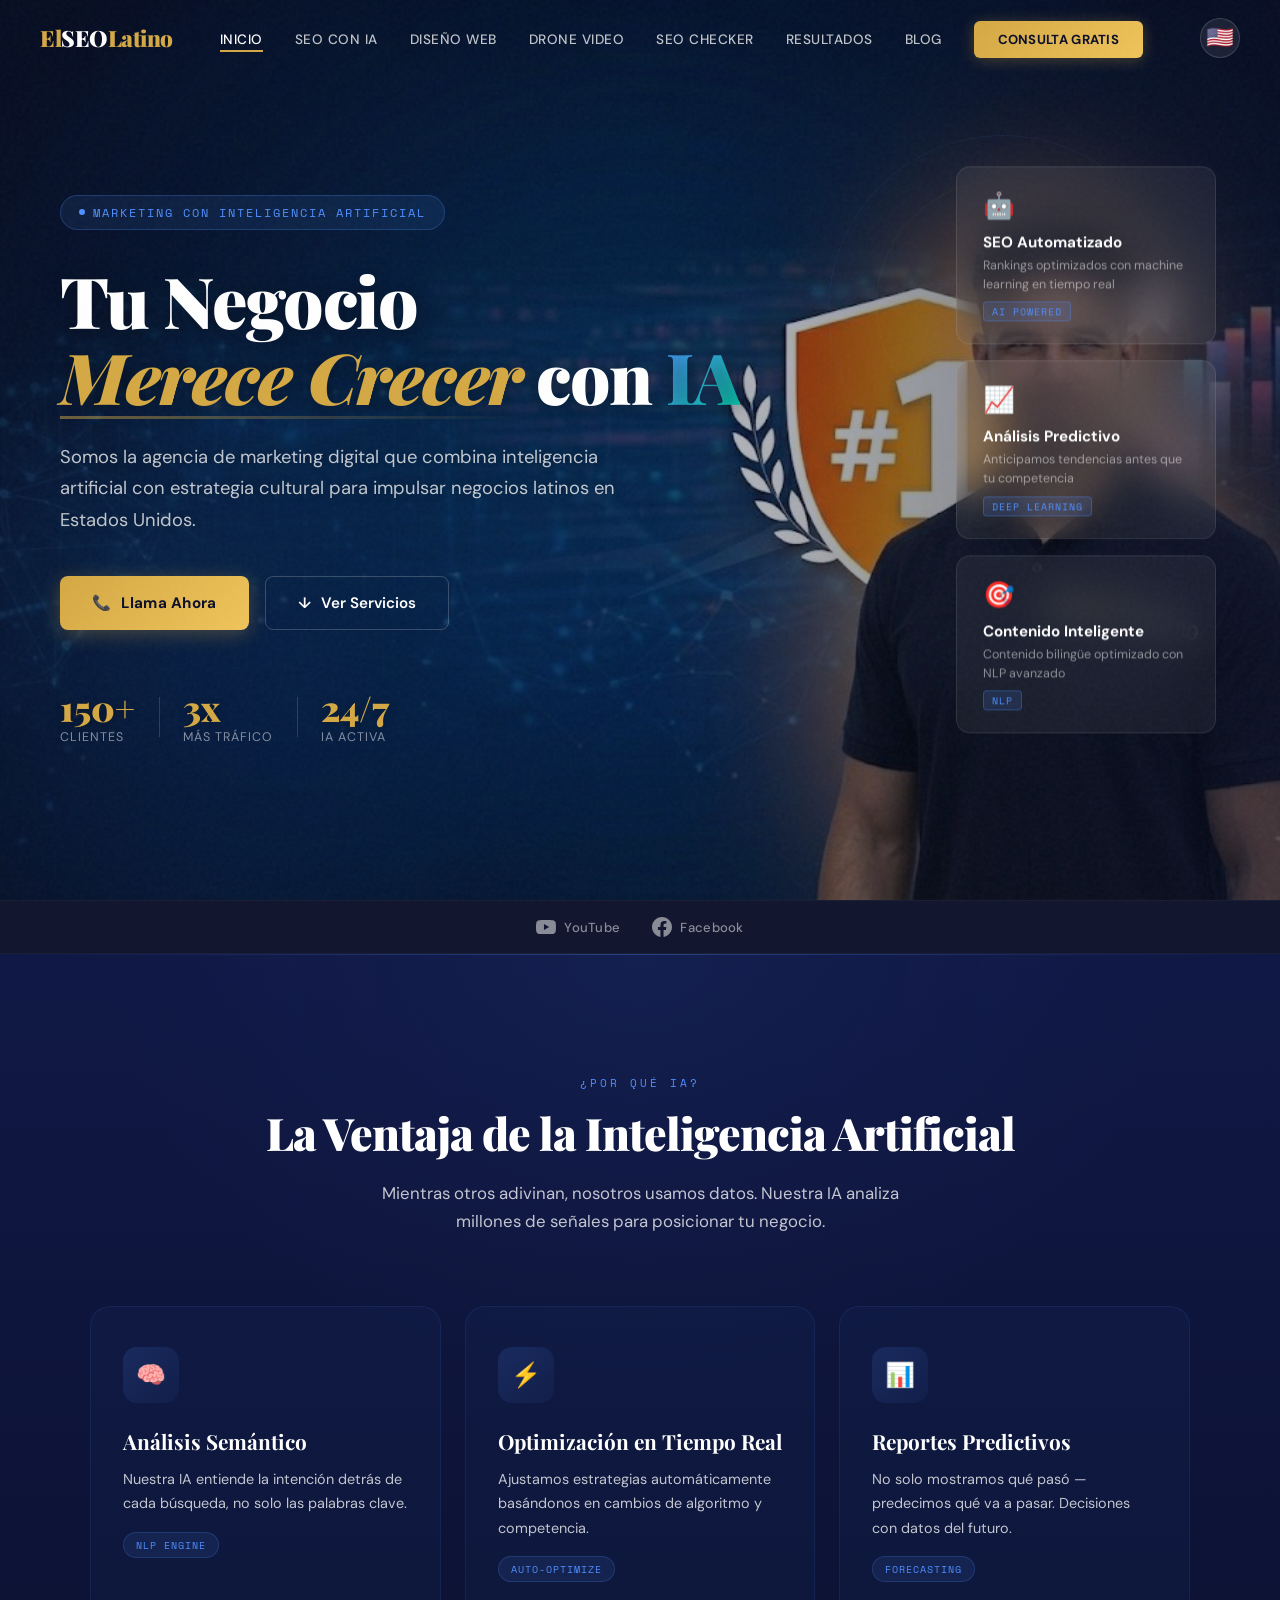
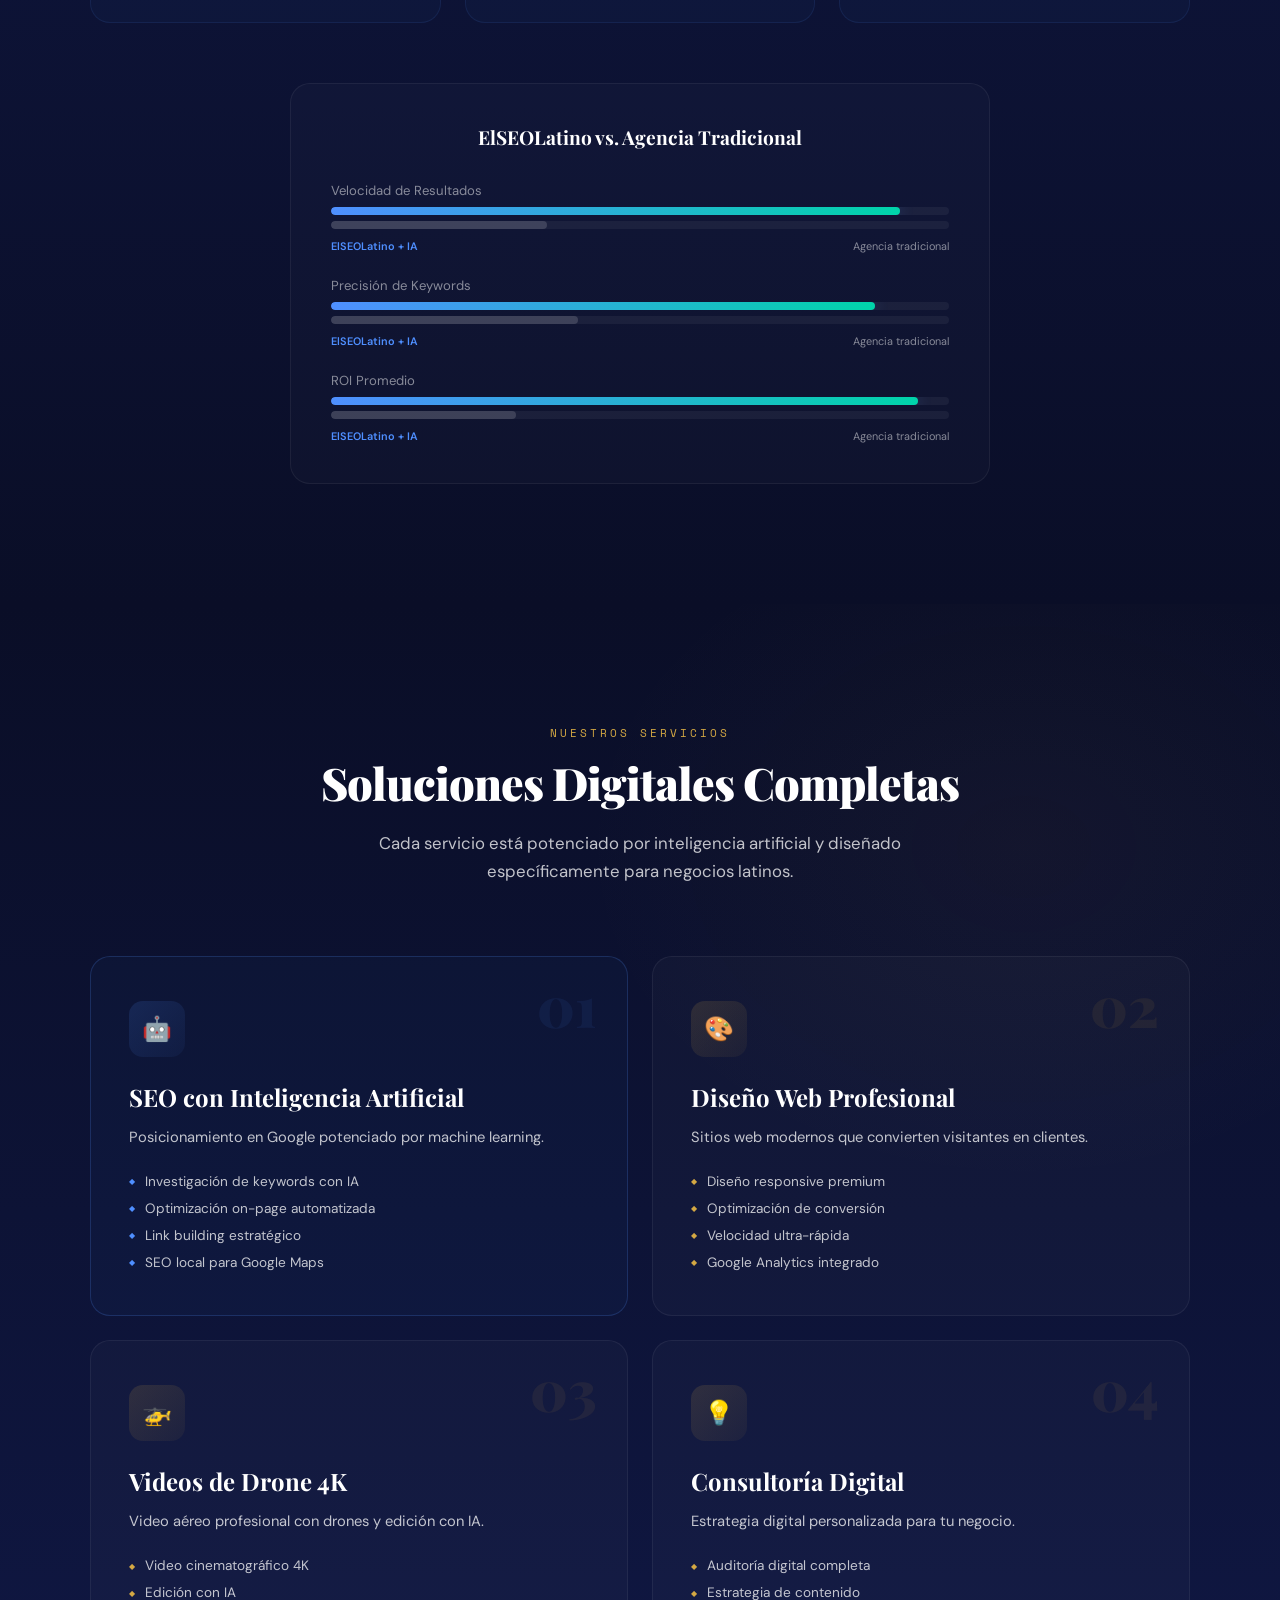
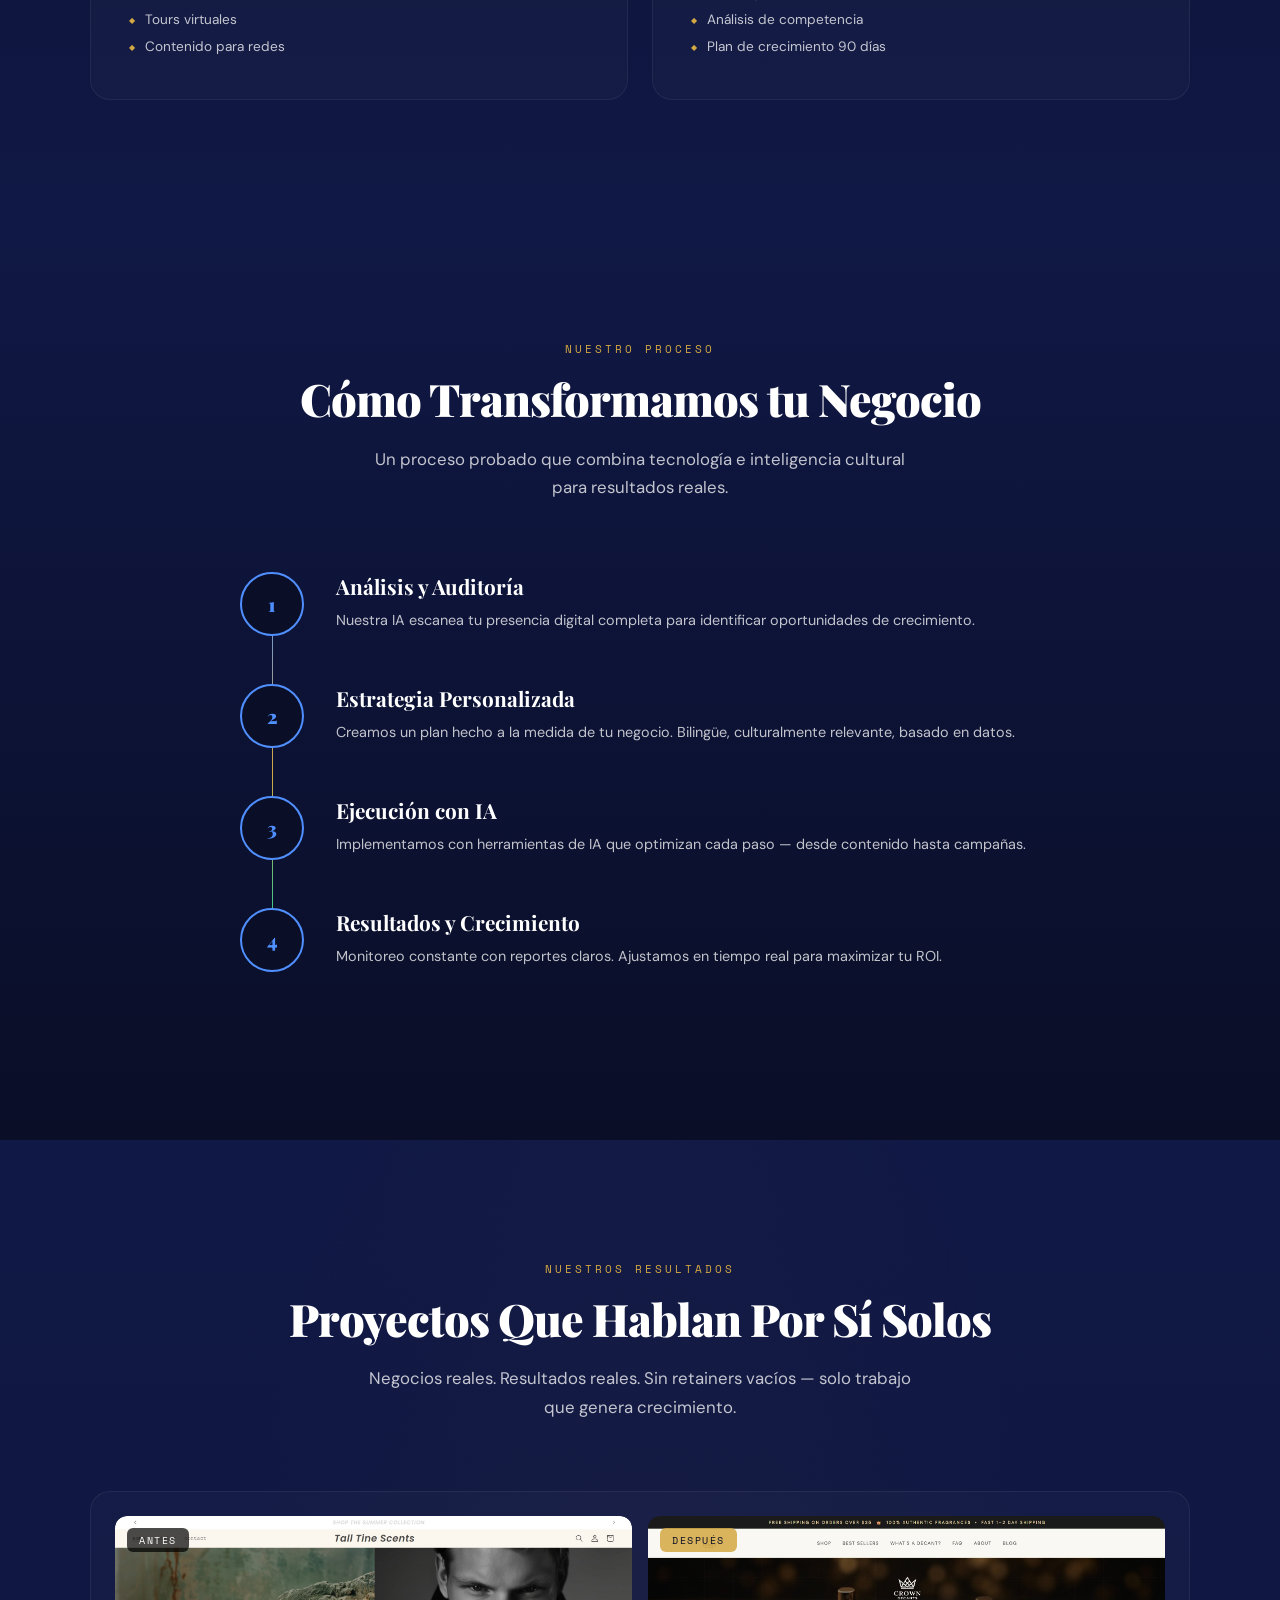
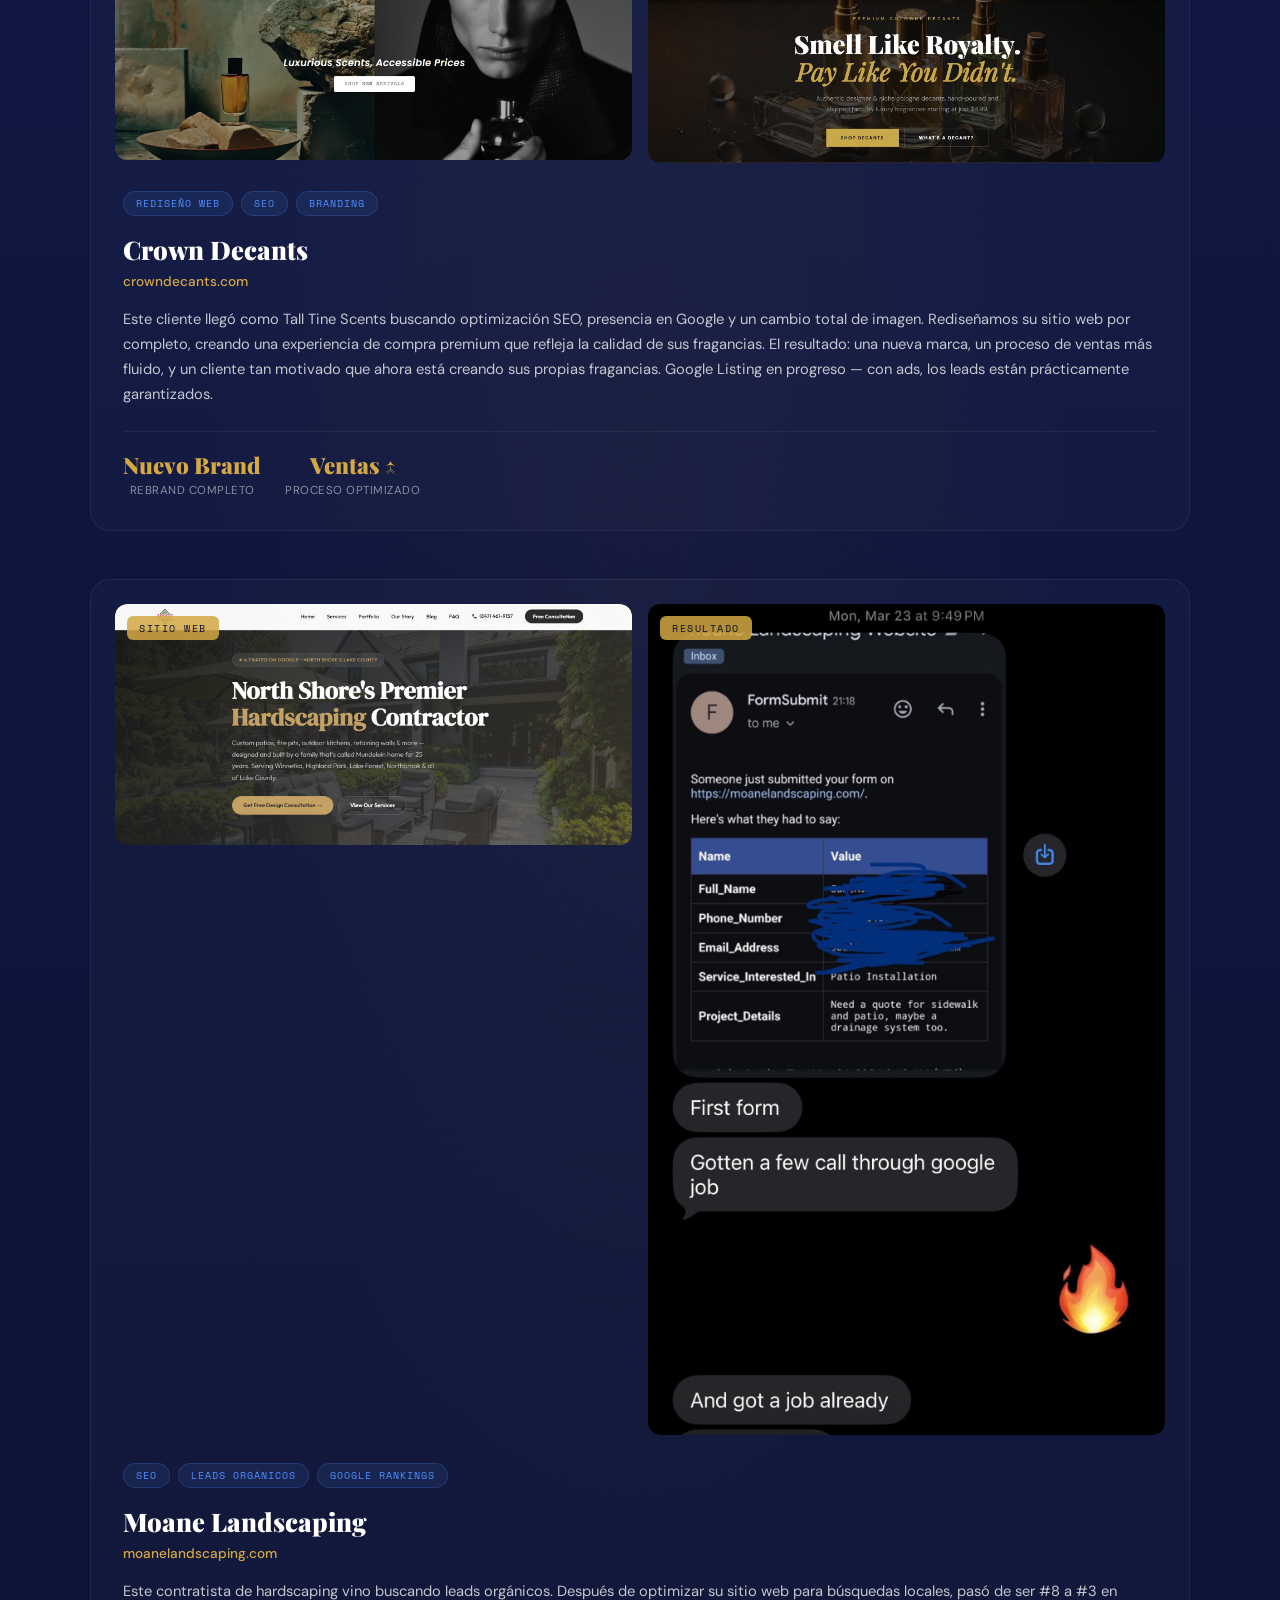
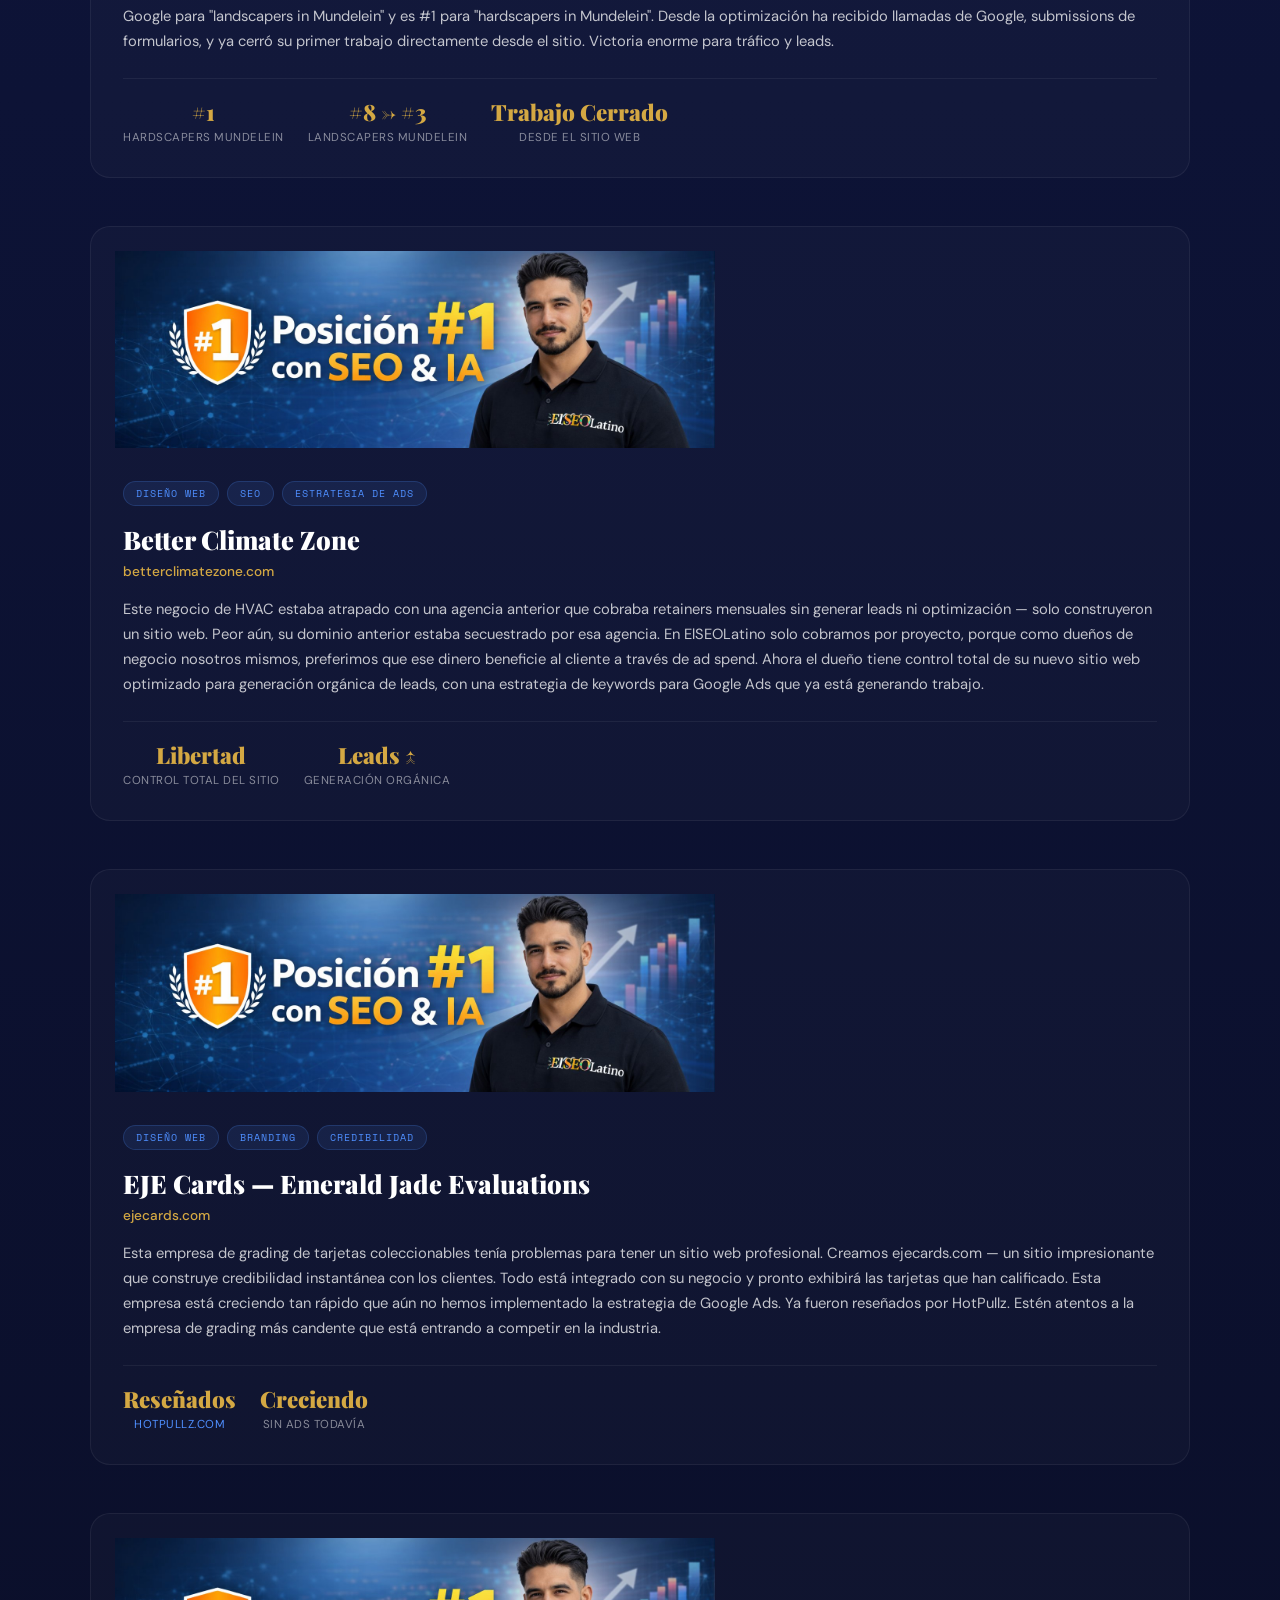
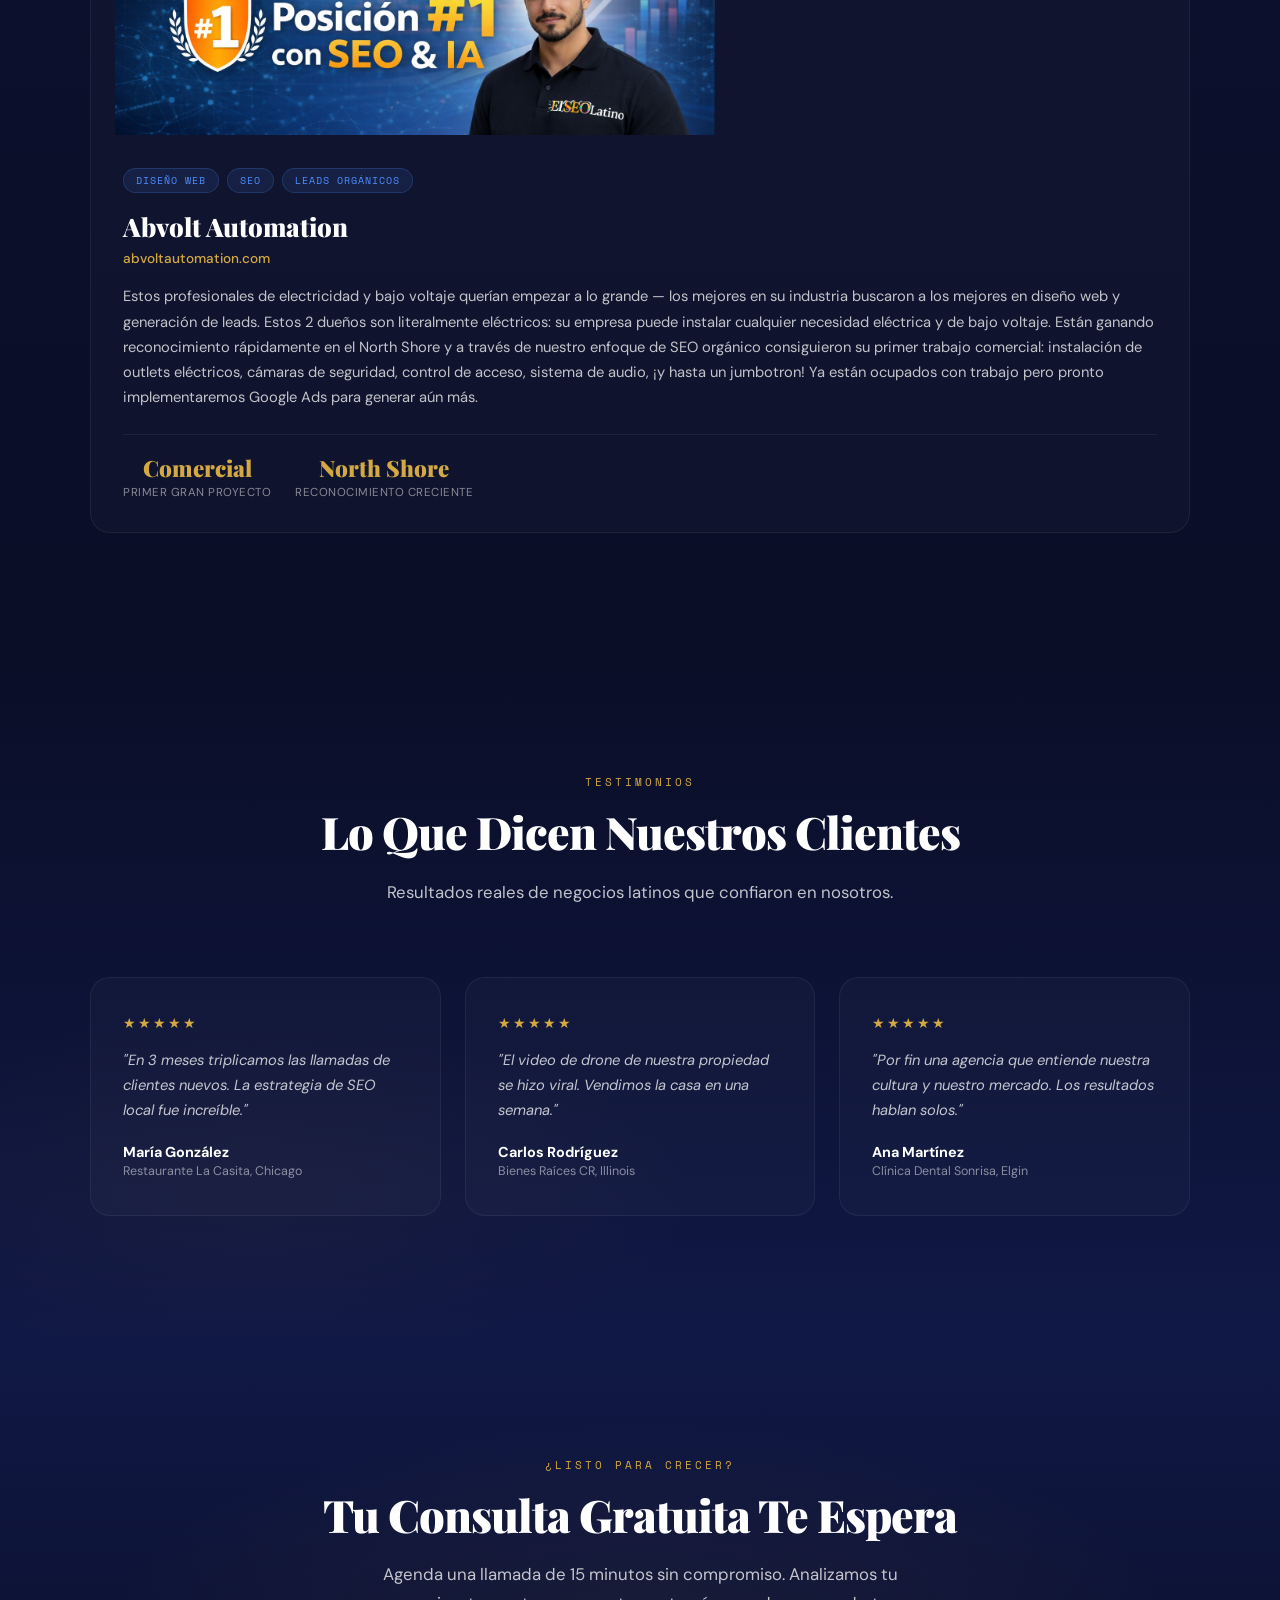
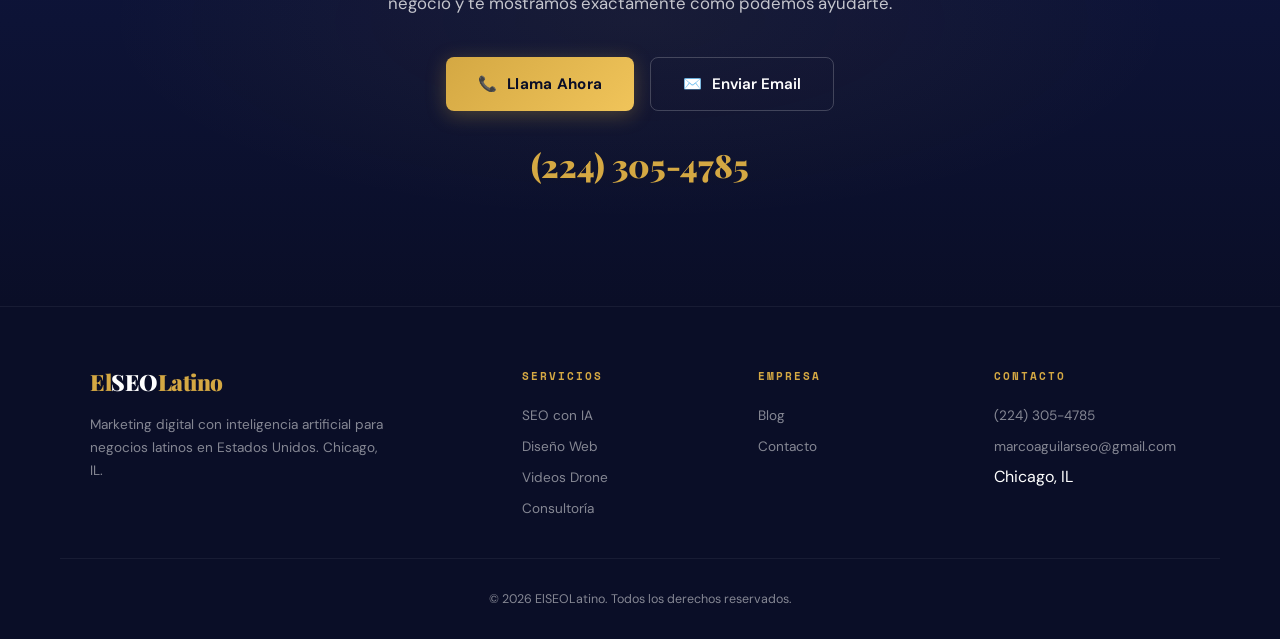
<file: index.html>
<!DOCTYPE html>
<html lang="es">
<head>
  <meta charset="UTF-8">
  <meta name="viewport" content="width=device-width, initial-scale=1.0">
  <title>ElSEOLatino — Marketing Digital con IA Para Negocios Latinos en EE.UU.</title>
  <meta name="description" content="ElSEOLatino es la agencia #1 de marketing digital con inteligencia artificial para negocios latinos en Estados Unidos. SEO con IA, diseño web, videos de drone 4K, consultoría digital y más. Llama hoy: (224) 305-4785.">
  <meta name="author" content="ElSEOLatino">
  <meta name="robots" content="index, follow, max-image-preview:large, max-snippet:-1, max-video-preview:-1">
  <link rel="canonical" href="https://elseolatino.com/">
  <meta property="og:type" content="website">
  <meta property="og:url" content="https://elseolatino.com/">
  <meta property="og:title" content="ElSEOLatino — Marketing Digital con IA Para Negocios Latinos">
  <meta property="og:description" content="Agencia de marketing digital impulsada por inteligencia artificial. SEO, diseño web, videos de drone y más para negocios latinos en Estados Unidos.">
  <meta property="og:image" content="https://elseolatino.com/hero-bg.png">
  <meta property="og:image:width" content="1200">
  <meta property="og:image:height" content="630">
  <meta property="og:locale" content="es_US">
  <meta property="og:site_name" content="ElSEOLatino">
  <meta name="twitter:card" content="summary_large_image">
  <meta name="twitter:title" content="ElSEOLatino — Marketing Digital con IA Para Negocios Latinos">
  <meta name="twitter:description" content="Agencia #1 de marketing digital con IA para negocios latinos en EE.UU.">
  <meta name="twitter:image" content="https://elseolatino.com/hero-bg.png">
  <link rel="icon" type="image/x-icon" href="/favicon.ico">
  <link rel="icon" type="image/png" sizes="32x32" href="/favicon-32x32.png">
  <link rel="apple-touch-icon" sizes="180x180" href="/apple-touch-icon.png">
  <link rel="manifest" href="/site.webmanifest">
  <meta name="theme-color" content="#0a0e27">
  <link rel="alternate" hreflang="es" href="https://elseolatino.com/">
  <link rel="alternate" hreflang="x-default" href="https://elseolatino.com/">
  <script type="application/ld+json">{"@context":"https://schema.org","@type":"ProfessionalService","name":"ElSEOLatino","alternateName":"El SEO Latino","description":"Agencia de marketing digital con inteligencia artificial para negocios latinos en Estados Unidos.","url":"https://elseolatino.com","telephone":"+1-224-305-4785","email":"marcoaguilarseo@gmail.com","image":"https://elseolatino.com/android-chrome-512x512.png","priceRange":"$$","address":{"@type":"PostalAddress","addressLocality":"Chicago","addressRegion":"IL","addressCountry":"US"},"geo":{"@type":"GeoCoordinates","latitude":41.8781,"longitude":-87.6298},"areaServed":{"@type":"Country","name":"United States"},"knowsLanguage":["es","en"],"hasOfferCatalog":{"@type":"OfferCatalog","name":"Servicios de Marketing Digital","itemListElement":[{"@type":"Offer","itemOffered":{"@type":"Service","name":"SEO con Inteligencia Artificial","url":"https://elseolatino.com/seo-con-ia.html"}},{"@type":"Offer","itemOffered":{"@type":"Service","name":"Diseño Web Profesional","url":"https://elseolatino.com/diseno-web.html"}},{"@type":"Offer","itemOffered":{"@type":"Service","name":"Videos de Drone 4K","url":"https://elseolatino.com/videos-drone.html"}},{"@type":"Offer","itemOffered":{"@type":"Service","name":"Consultoría Digital","url":"https://elseolatino.com/consultoria-digital.html"}}]},"sameAs":["https://www.youtube.com/@ElSEOLatino","https://www.facebook.com/ElSEOLatino/"],"openingHoursSpecification":{"@type":"OpeningHoursSpecification","dayOfWeek":["Monday","Tuesday","Wednesday","Thursday","Friday"],"opens":"09:00","closes":"18:00"}}</script>
  <script type="application/ld+json">{"@context":"https://schema.org","@type":"Organization","name":"ElSEOLatino","url":"https://elseolatino.com","logo":"https://elseolatino.com/android-chrome-512x512.png","contactPoint":{"@type":"ContactPoint","telephone":"+1-224-305-4785","contactType":"customer service","availableLanguage":["Spanish","English"]}}</script>
  <script type="application/ld+json">{"@context":"https://schema.org","@type":"WebSite","name":"ElSEOLatino","url":"https://elseolatino.com","inLanguage":["es","en"]}</script>
  <link rel="preconnect" href="https://fonts.googleapis.com">
  <link rel="preconnect" href="https://fonts.gstatic.com" crossorigin>
  <link href="https://fonts.googleapis.com/css2?family=Playfair+Display:ital,wght@0,400;0,700;0,900;1,400;1,700&family=DM+Sans:wght@400;500;600;700&family=Space+Mono:wght@400;700&display=swap" rel="stylesheet">
  <link rel="stylesheet" href="/styles.css">
</head>
<body>
  <a href="#main-content" class="skip-link">Saltar al contenido</a>
  <noscript><style>.reveal{opacity:1;transform:none;}.hero-badge,.hero h1,.hero-sub,.hero-actions,.hero-stats,.hero-cards{opacity:1;transform:none;animation:none;}</style></noscript>

  <header>
    <nav class="navbar" role="navigation" aria-label="Navegación principal">
      <a href="/" class="nav-logo" aria-label="ElSEOLatino — Inicio"><span class="nav-logo-text"><span class="gold">El</span>SEO<span class="gold">Latino</span></span></a>
      <ul class="nav-links">
        <li><a href="/" aria-current="page" data-es="Inicio" data-en="Home">Inicio</a></li>
        <li><a href="/seo-con-ia.html" data-es="SEO con IA" data-en="AI SEO">SEO con IA</a></li>
        <li><a href="/diseno-web.html" data-es="Diseño Web" data-en="Web Design">Diseño Web</a></li>
        <li><a href="/videos-drone.html" data-es="Drone Video" data-en="Drone Video">Drone Video</a></li><li><a href="/seo-checker.html" data-es="SEO Checker" data-en="SEO Checker">SEO Checker</a></li>
        <li><a href="#resultados" data-es="Resultados" data-en="Results">Resultados</a></li>
        <li><a href="/blog.html" data-es="Blog" data-en="Blog">Blog</a></li>
        <li><a href="#contacto" class="nav-cta" data-es="Consulta Gratis" data-en="Free Consult">Consulta Gratis</a></li>
      </ul>
      <button class="lang-toggle" aria-label="Switch to English"><span class="lang-flag">🇺🇸</span></button>
      <button class="menu-toggle" aria-label="Abrir menú" aria-expanded="false"><span></span><span></span><span></span></button>
    </nav>
  </header>

  <main id="main-content">
    <section class="hero" aria-label="Presentación principal">
      <div class="hero-bg" aria-hidden="true"></div>
      <div class="hero-geo-1" aria-hidden="true"></div>
      <div class="hero-geo-2" aria-hidden="true"></div>
      <div class="hero-geo-3" aria-hidden="true"></div>
      <div class="hero-content">
        <div class="hero-badge" data-es="Marketing con Inteligencia Artificial" data-en="AI-Powered Marketing">Marketing con Inteligencia Artificial</div>
        <h1><span data-es="Tu Negocio" data-en="Your Business">Tu Negocio</span><br><em data-es="Merece Crecer" data-en="Deserves to Grow">Merece Crecer</em><span data-es=" con " data-en=" with "> con </span><span class="ai-text" data-es="IA" data-en="AI">IA</span></h1>
        <p class="hero-sub" data-es="Somos la agencia de marketing digital que combina inteligencia artificial con estrategia cultural para impulsar negocios latinos en Estados Unidos." data-en="We're the digital marketing agency that combines artificial intelligence with cultural strategy to empower Latino businesses in the United States.">Somos la agencia de marketing digital que combina inteligencia artificial con estrategia cultural para impulsar negocios latinos en Estados Unidos.</p>
        <div class="hero-actions">
          <a href="tel:+12243054785" class="btn-primary">📞 <span data-es="Llama Ahora" data-en="Call Now">Llama Ahora</span></a>
          <a href="#servicios" class="btn-secondary">↓ <span data-es="Ver Servicios" data-en="See Services">Ver Servicios</span></a>
        </div>
        <div class="hero-stats">
          <div class="stat"><div class="stat-number">150+</div><div class="stat-label" data-es="Clientes" data-en="Clients">Clientes</div></div>
          <div class="stat"><div class="stat-number">3x</div><div class="stat-label" data-es="Más Tráfico" data-en="More Traffic">Más Tráfico</div></div>
          <div class="stat"><div class="stat-number">24/7</div><div class="stat-label" data-es="IA Activa" data-en="AI Active">IA Activa</div></div>
        </div>
      </div>
      <div class="hero-cards" aria-hidden="true">
        <div class="hero-card"><div class="hero-card-icon">🤖</div><div class="hero-card-title" data-es="SEO Automatizado" data-en="Automated SEO">SEO Automatizado</div><div class="hero-card-desc" data-es="Rankings optimizados con machine learning en tiempo real" data-en="Rankings optimized with real-time machine learning">Rankings optimizados con machine learning en tiempo real</div><span class="ai-badge">AI Powered</span></div>
        <div class="hero-card"><div class="hero-card-icon">📈</div><div class="hero-card-title" data-es="Análisis Predictivo" data-en="Predictive Analytics">Análisis Predictivo</div><div class="hero-card-desc" data-es="Anticipamos tendencias antes que tu competencia" data-en="We anticipate trends before your competition">Anticipamos tendencias antes que tu competencia</div><span class="ai-badge">Deep Learning</span></div>
        <div class="hero-card"><div class="hero-card-icon">🎯</div><div class="hero-card-title" data-es="Contenido Inteligente" data-en="Smart Content">Contenido Inteligente</div><div class="hero-card-desc" data-es="Contenido bilingüe optimizado con NLP avanzado" data-en="Bilingual content optimized with advanced NLP">Contenido bilingüe optimizado con NLP avanzado</div><span class="ai-badge">NLP</span></div>
      </div>
    </section>

    <!-- SOCIAL STRIP -->
    <div class="social-strip">
      <a href="https://www.youtube.com/@ElSEOLatino" target="_blank" rel="noopener noreferrer" aria-label="YouTube" class="social-strip-link">
        <svg width="20" height="20" viewBox="0 0 24 24" fill="currentColor"><path d="M23.498 6.186a3.016 3.016 0 0 0-2.122-2.136C19.505 3.545 12 3.545 12 3.545s-7.505 0-9.377.505A3.017 3.017 0 0 0 .502 6.186C0 8.07 0 12 0 12s0 3.93.502 5.814a3.016 3.016 0 0 0 2.122 2.136c1.871.505 9.376.505 9.376.505s7.505 0 9.377-.505a3.015 3.015 0 0 0 2.122-2.136C24 15.93 24 12 24 12s0-3.93-.502-5.814zM9.545 15.568V8.432L15.818 12l-6.273 3.568z"/></svg>
        <span>YouTube</span>
      </a>
      <a href="https://www.facebook.com/ElSEOLatino/" target="_blank" rel="noopener noreferrer" aria-label="Facebook" class="social-strip-link">
        <svg width="20" height="20" viewBox="0 0 24 24" fill="currentColor"><path d="M24 12.073c0-6.627-5.373-12-12-12s-12 5.373-12 12c0 5.99 4.388 10.954 10.125 11.854v-8.385H7.078v-3.47h3.047V9.43c0-3.007 1.792-4.669 4.533-4.669 1.312 0 2.686.235 2.686.235v2.953H15.83c-1.491 0-1.956.925-1.956 1.874v2.25h3.328l-.532 3.47h-2.796v8.385C19.612 23.027 24 18.062 24 12.073z"/></svg>
        <span>Facebook</span>
      </a>
    </div>

    <!-- AI ADVANTAGE -->
    <section class="ai-advantage" id="ventaja-ia" aria-labelledby="ai-title">
      <div class="ai-advantage-header">
        <p class="section-eyebrow" data-es="¿Por Qué IA?" data-en="Why AI?">¿Por Qué IA?</p>
        <h2 class="section-title" id="ai-title" data-es="La Ventaja de la Inteligencia Artificial" data-en="The Artificial Intelligence Advantage">La Ventaja de la Inteligencia Artificial</h2>
        <p class="section-subtitle" data-es="Mientras otros adivinan, nosotros usamos datos. Nuestra IA analiza millones de señales para posicionar tu negocio." data-en="While others guess, we use data. Our AI analyzes millions of signals to position your business.">Mientras otros adivinan, nosotros usamos datos. Nuestra IA analiza millones de señales para posicionar tu negocio.</p>
      </div>
      <div class="ai-grid">
        <div class="ai-card reveal"><div class="ai-card-icon">🧠</div><h3 data-es="Análisis Semántico" data-en="Semantic Analysis">Análisis Semántico</h3><p data-es="Nuestra IA entiende la intención detrás de cada búsqueda, no solo las palabras clave." data-en="Our AI understands the intent behind every search, not just the keywords.">Nuestra IA entiende la intención detrás de cada búsqueda, no solo las palabras clave.</p><span class="tech-tag">NLP Engine</span></div>
        <div class="ai-card reveal"><div class="ai-card-icon">⚡</div><h3 data-es="Optimización en Tiempo Real" data-en="Real-Time Optimization">Optimización en Tiempo Real</h3><p data-es="Ajustamos estrategias automáticamente basándonos en cambios de algoritmo y competencia." data-en="We automatically adjust strategies based on algorithm changes and competition.">Ajustamos estrategias automáticamente basándonos en cambios de algoritmo y competencia.</p><span class="tech-tag">Auto-Optimize</span></div>
        <div class="ai-card reveal"><div class="ai-card-icon">📊</div><h3 data-es="Reportes Predictivos" data-en="Predictive Reports">Reportes Predictivos</h3><p data-es="No solo mostramos qué pasó — predecimos qué va a pasar. Decisiones con datos del futuro." data-en="We don't just show what happened — we predict what will. Decisions powered by future data.">No solo mostramos qué pasó — predecimos qué va a pasar. Decisiones con datos del futuro.</p><span class="tech-tag">Forecasting</span></div>
      </div>
      <div class="ai-compare reveal">
        <h3 class="ai-compare-title" data-es="ElSEOLatino vs. Agencia Tradicional" data-en="ElSEOLatino vs. Traditional Agency">ElSEOLatino vs. Agencia Tradicional</h3>
        <div class="compare-row"><div class="compare-label"><span data-es="Velocidad de Resultados" data-en="Speed of Results">Velocidad de Resultados</span></div><div class="compare-bars"><div class="compare-bar"><div class="compare-bar-fill ours" data-width="92%"></div></div><div class="compare-bar"><div class="compare-bar-fill theirs" data-width="35%"></div></div></div><div style="display:flex;justify-content:space-between;margin-top:6px;"><span class="compare-bar-label highlight">ElSEOLatino + IA</span><span class="compare-bar-label" data-es="Agencia tradicional" data-en="Traditional agency">Agencia tradicional</span></div></div>
        <div class="compare-row"><div class="compare-label"><span data-es="Precisión de Keywords" data-en="Keyword Accuracy">Precisión de Keywords</span></div><div class="compare-bars"><div class="compare-bar"><div class="compare-bar-fill ours" data-width="88%"></div></div><div class="compare-bar"><div class="compare-bar-fill theirs" data-width="40%"></div></div></div><div style="display:flex;justify-content:space-between;margin-top:6px;"><span class="compare-bar-label highlight">ElSEOLatino + IA</span><span class="compare-bar-label" data-es="Agencia tradicional" data-en="Traditional agency">Agencia tradicional</span></div></div>
        <div class="compare-row"><div class="compare-label"><span data-es="ROI Promedio" data-en="Average ROI">ROI Promedio</span></div><div class="compare-bars"><div class="compare-bar"><div class="compare-bar-fill ours" data-width="95%"></div></div><div class="compare-bar"><div class="compare-bar-fill theirs" data-width="30%"></div></div></div><div style="display:flex;justify-content:space-between;margin-top:6px;"><span class="compare-bar-label highlight">ElSEOLatino + IA</span><span class="compare-bar-label" data-es="Agencia tradicional" data-en="Traditional agency">Agencia tradicional</span></div></div>
      </div>
    </section>

    <!-- SERVICIOS -->
    <section class="servicios" id="servicios" aria-labelledby="servicios-title">
      <div class="servicios-header">
        <p class="section-eyebrow" data-es="Nuestros Servicios" data-en="Our Services">Nuestros Servicios</p>
        <h2 class="section-title" id="servicios-title" data-es="Soluciones Digitales Completas" data-en="Complete Digital Solutions">Soluciones Digitales Completas</h2>
        <p class="section-subtitle" data-es="Cada servicio está potenciado por inteligencia artificial y diseñado específicamente para negocios latinos." data-en="Every service is powered by AI and designed specifically for Latino businesses.">Cada servicio está potenciado por inteligencia artificial y diseñado específicamente para negocios latinos.</p>
      </div>
      <div class="servicios-grid">
        <a href="/seo-con-ia.html" class="servicio-card featured reveal"><span class="servicio-number" aria-hidden="true">01</span><div class="servicio-icon">🤖</div><h3 data-es="SEO con Inteligencia Artificial" data-en="AI-Powered SEO">SEO con Inteligencia Artificial</h3><p data-es="Posicionamiento en Google potenciado por machine learning." data-en="Google ranking powered by machine learning.">Posicionamiento en Google potenciado por machine learning.</p><ul class="servicio-features"><li data-es="Investigación de keywords con IA" data-en="AI keyword research">Investigación de keywords con IA</li><li data-es="Optimización on-page automatizada" data-en="Automated on-page optimization">Optimización on-page automatizada</li><li data-es="Link building estratégico" data-en="Strategic link building">Link building estratégico</li><li data-es="SEO local para Google Maps" data-en="Local SEO for Google Maps">SEO local para Google Maps</li></ul></a>
        <a href="/diseno-web.html" class="servicio-card reveal"><span class="servicio-number" aria-hidden="true">02</span><div class="servicio-icon">🎨</div><h3 data-es="Diseño Web Profesional" data-en="Professional Web Design">Diseño Web Profesional</h3><p data-es="Sitios web modernos que convierten visitantes en clientes." data-en="Modern websites that convert visitors into customers.">Sitios web modernos que convierten visitantes en clientes.</p><ul class="servicio-features"><li data-es="Diseño responsive premium" data-en="Premium responsive design">Diseño responsive premium</li><li data-es="Optimización de conversión" data-en="Conversion optimization">Optimización de conversión</li><li data-es="Velocidad ultra-rápida" data-en="Ultra-fast speed">Velocidad ultra-rápida</li><li data-es="Google Analytics integrado" data-en="Google Analytics integrated">Google Analytics integrado</li></ul></a>
        <a href="/videos-drone.html" class="servicio-card reveal"><span class="servicio-number" aria-hidden="true">03</span><div class="servicio-icon">🚁</div><h3 data-es="Videos de Drone 4K" data-en="4K Drone Videos">Videos de Drone 4K</h3><p data-es="Video aéreo profesional con drones y edición con IA." data-en="Professional aerial video with drones and AI editing.">Video aéreo profesional con drones y edición con IA.</p><ul class="servicio-features"><li data-es="Video cinematográfico 4K" data-en="Cinematic 4K video">Video cinematográfico 4K</li><li data-es="Edición con IA" data-en="AI editing">Edición con IA</li><li data-es="Tours virtuales" data-en="Virtual tours">Tours virtuales</li><li data-es="Contenido para redes" data-en="Social media content">Contenido para redes</li></ul></a>
        <a href="/consultoria-digital.html" class="servicio-card reveal"><span class="servicio-number" aria-hidden="true">04</span><div class="servicio-icon">💡</div><h3 data-es="Consultoría Digital" data-en="Digital Consulting">Consultoría Digital</h3><p data-es="Estrategia digital personalizada para tu negocio." data-en="Custom digital strategy for your business.">Estrategia digital personalizada para tu negocio.</p><ul class="servicio-features"><li data-es="Auditoría digital completa" data-en="Complete digital audit">Auditoría digital completa</li><li data-es="Estrategia de contenido" data-en="Content strategy">Estrategia de contenido</li><li data-es="Análisis de competencia" data-en="Competitor analysis">Análisis de competencia</li><li data-es="Plan de crecimiento 90 días" data-en="90-day growth plan">Plan de crecimiento 90 días</li></ul></a>
      </div>
    </section>

    <!-- PROCESO -->
    <section class="proceso" id="proceso" aria-labelledby="proceso-title">
      <div class="proceso-header">
        <p class="section-eyebrow" data-es="Nuestro Proceso" data-en="Our Process">Nuestro Proceso</p>
        <h2 class="section-title" id="proceso-title" data-es="Cómo Transformamos tu Negocio" data-en="How We Transform Your Business">Cómo Transformamos tu Negocio</h2>
        <p class="section-subtitle" data-es="Un proceso probado que combina tecnología e inteligencia cultural para resultados reales." data-en="A proven process combining technology and cultural intelligence for real results.">Un proceso probado que combina tecnología e inteligencia cultural para resultados reales.</p>
      </div>
      <div class="timeline">
        <div class="timeline-item reveal"><div class="timeline-dot">1</div><div class="timeline-content"><h3 data-es="Análisis y Auditoría" data-en="Analysis & Audit">Análisis y Auditoría</h3><p data-es="Nuestra IA escanea tu presencia digital completa para identificar oportunidades de crecimiento." data-en="Our AI scans your entire digital presence to identify growth opportunities.">Nuestra IA escanea tu presencia digital completa para identificar oportunidades de crecimiento.</p></div></div>
        <div class="timeline-item reveal"><div class="timeline-dot">2</div><div class="timeline-content"><h3 data-es="Estrategia Personalizada" data-en="Custom Strategy">Estrategia Personalizada</h3><p data-es="Creamos un plan hecho a la medida de tu negocio. Bilingüe, culturalmente relevante, basado en datos." data-en="We create a plan tailored to your business. Bilingual, culturally relevant, data-driven.">Creamos un plan hecho a la medida de tu negocio. Bilingüe, culturalmente relevante, basado en datos.</p></div></div>
        <div class="timeline-item reveal"><div class="timeline-dot">3</div><div class="timeline-content"><h3 data-es="Ejecución con IA" data-en="AI Execution">Ejecución con IA</h3><p data-es="Implementamos con herramientas de IA que optimizan cada paso — desde contenido hasta campañas." data-en="We implement with AI tools that optimize every step — from content to campaigns.">Implementamos con herramientas de IA que optimizan cada paso — desde contenido hasta campañas.</p></div></div>
        <div class="timeline-item reveal"><div class="timeline-dot">4</div><div class="timeline-content"><h3 data-es="Resultados y Crecimiento" data-en="Results & Growth">Resultados y Crecimiento</h3><p data-es="Monitoreo constante con reportes claros. Ajustamos en tiempo real para maximizar tu ROI." data-en="Constant monitoring with clear reports. We adjust in real time to maximize your ROI.">Monitoreo constante con reportes claros. Ajustamos en tiempo real para maximizar tu ROI.</p></div></div>
      </div>
    </section>

    <!-- NUESTROS RESULTADOS -->
    <section class="resultados" id="resultados" aria-labelledby="resultados-title">
      <div class="resultados-header">
        <p class="section-eyebrow" data-es="Nuestros Resultados" data-en="Our Results">Nuestros Resultados</p>
        <h2 class="section-title" id="resultados-title" data-es="Proyectos Que Hablan Por Sí Solos" data-en="Projects That Speak for Themselves">Proyectos Que Hablan Por Sí Solos</h2>
        <p class="section-subtitle" data-es="Negocios reales. Resultados reales. Sin retainers vacíos — solo trabajo que genera crecimiento." data-en="Real businesses. Real results. No empty retainers — just work that drives growth.">Negocios reales. Resultados reales. Sin retainers vacíos — solo trabajo que genera crecimiento.</p>
      </div>

      <!-- Project 1: Crown Decants -->
      <div class="project-card reveal">
        <div class="project-images">
          <div class="project-before-after">
            <div class="project-img-wrap">
              <span class="project-img-label" data-es="Antes" data-en="Before">Antes</span>
              <img src="/project-crown-before.png" alt="Tall Tine Scents - sitio anterior" loading="lazy" width="600" height="338">
            </div>
            <div class="project-img-wrap">
              <span class="project-img-label after" data-es="Después" data-en="After">Después</span>
              <img src="/project-crown-after.png" alt="Crown Decants - nuevo sitio" loading="lazy" width="600" height="338">
            </div>
          </div>
        </div>
        <div class="project-info">
          <div class="project-tags"><span class="project-tag" data-es="Rediseño Web" data-en="Web Redesign">Rediseño Web</span><span class="project-tag" data-es="SEO" data-en="SEO">SEO</span><span class="project-tag" data-es="Branding" data-en="Branding">Branding</span></div>
          <h3>Crown Decants</h3>
          <p class="project-url"><a href="https://crowndecants.com" target="_blank" rel="noopener">crowndecants.com</a></p>
          <p class="project-desc" data-es="Este cliente llegó como Tall Tine Scents buscando optimización SEO, presencia en Google y un cambio total de imagen. Rediseñamos su sitio web por completo, creando una experiencia de compra premium que refleja la calidad de sus fragancias. El resultado: una nueva marca, un proceso de ventas más fluido, y un cliente tan motivado que ahora está creando sus propias fragancias. Google Listing en progreso — con ads, los leads están prácticamente garantizados." data-en="This client came to us as Tall Tine Scents looking for SEO optimization, Google presence, and a complete makeover. We redesigned their entire website, creating a premium shopping experience that reflects their fragrance quality. The result: a new brand, smoother sales process, and a client so motivated they're now creating their own scents. Google Listing in progress — with ads, leads are practically guaranteed.">Este cliente llegó como Tall Tine Scents buscando optimización SEO, presencia en Google y un cambio total de imagen. Rediseñamos su sitio web por completo, creando una experiencia de compra premium que refleja la calidad de sus fragancias. El resultado: una nueva marca, un proceso de ventas más fluido, y un cliente tan motivado que ahora está creando sus propias fragancias. Google Listing en progreso — con ads, los leads están prácticamente garantizados.</p>
          <div class="project-metrics">
            <div class="project-metric"><span class="project-metric-value" data-es="Nuevo Brand" data-en="New Brand">Nuevo Brand</span><span class="project-metric-label" data-es="Rebrand completo" data-en="Complete rebrand">Rebrand completo</span></div>
            <div class="project-metric"><span class="project-metric-value" data-es="Ventas ↑" data-en="Sales ↑">Ventas ↑</span><span class="project-metric-label" data-es="Proceso optimizado" data-en="Optimized process">Proceso optimizado</span></div>
          </div>
        </div>
      </div>

      <!-- Project 2: Moane Landscaping -->
      <div class="project-card reveal">
        <div class="project-images">
          <div class="project-before-after">
            <div class="project-img-wrap">
              <span class="project-img-label after" data-es="Sitio Web" data-en="Website">Sitio Web</span>
              <img src="/project-moane.png" alt="Moane Landscaping - sitio web optimizado" loading="lazy" width="600" height="338">
            </div>
            <div class="project-img-wrap">
              <span class="project-img-label after" data-es="Resultado" data-en="Result">Resultado</span>
              <img src="/project-moane-proof.png" alt="Moane Landscaping - primer lead y trabajo cerrado" loading="lazy" width="600" height="338">
            </div>
          </div>
        </div>
        <div class="project-info">
          <div class="project-tags"><span class="project-tag">SEO</span><span class="project-tag" data-es="Leads Orgánicos" data-en="Organic Leads">Leads Orgánicos</span><span class="project-tag">Google Rankings</span></div>
          <h3>Moane Landscaping</h3>
          <p class="project-url"><a href="https://moanelandscaping.com" target="_blank" rel="noopener">moanelandscaping.com</a></p>
          <p class="project-desc" data-es="Este contratista de hardscaping vino buscando leads orgánicos. Después de optimizar su sitio web para búsquedas locales, pasó de ser #8 a #3 en Google para 'landscapers in Mundelein' y es #1 para 'hardscapers in Mundelein'. Desde la optimización ha recibido llamadas de Google, submissions de formularios, y ya cerró su primer trabajo directamente desde el sitio. Victoria enorme para tráfico y leads." data-en="This hardscaping contractor came looking for organic leads. After optimizing his website for local search, he went from #8 to #3 on Google for 'landscapers in Mundelein' and is #1 for 'hardscapers in Mundelein'. Since the optimization he's gotten Google calls, form submissions, and already closed his first job directly from the site. Huge win for traffic and leads.">Este contratista de hardscaping vino buscando leads orgánicos. Después de optimizar su sitio web para búsquedas locales, pasó de ser #8 a #3 en Google para "landscapers in Mundelein" y es #1 para "hardscapers in Mundelein". Desde la optimización ha recibido llamadas de Google, submissions de formularios, y ya cerró su primer trabajo directamente desde el sitio. Victoria enorme para tráfico y leads.</p>
          <div class="project-metrics">
            <div class="project-metric"><span class="project-metric-value">#1</span><span class="project-metric-label">Hardscapers Mundelein</span></div>
            <div class="project-metric"><span class="project-metric-value">#8 → #3</span><span class="project-metric-label">Landscapers Mundelein</span></div>
            <div class="project-metric"><span class="project-metric-value" data-es="Trabajo Cerrado" data-en="Job Closed">Trabajo Cerrado</span><span class="project-metric-label" data-es="Desde el sitio web" data-en="From the website">Desde el sitio web</span></div>
          </div>
        </div>
      </div>

      <!-- Project 3: Better Climate Zone -->
      <div class="project-card reveal">
        <div class="project-images">
          <div class="project-single-img">
            <img src="/blog-thumb.png" alt="Better Climate Zone - sitio web" loading="lazy" width="600" height="338">
          </div>
        </div>
        <div class="project-info">
          <div class="project-tags"><span class="project-tag" data-es="Diseño Web" data-en="Web Design">Diseño Web</span><span class="project-tag">SEO</span><span class="project-tag" data-es="Estrategia de Ads" data-en="Ads Strategy">Estrategia de Ads</span></div>
          <h3>Better Climate Zone</h3>
          <p class="project-url"><a href="https://betterclimatezone.com" target="_blank" rel="noopener">betterclimatezone.com</a></p>
          <p class="project-desc" data-es="Este negocio de HVAC estaba atrapado con una agencia anterior que cobraba retainers mensuales sin generar leads ni optimización — solo construyeron un sitio web. Peor aún, su dominio anterior estaba secuestrado por esa agencia. En ElSEOLatino solo cobramos por proyecto, porque como dueños de negocio nosotros mismos, preferimos que ese dinero beneficie al cliente a través de ad spend. Ahora el dueño tiene control total de su nuevo sitio web optimizado para generación orgánica de leads, con una estrategia de keywords para Google Ads que ya está generando trabajo." data-en="This HVAC business was stuck with a previous agency charging monthly retainers with no leads or optimization — just a website build. Worse, their old domain was held hostage. At ElSEOLatino we only charge per project, because as business owners ourselves, we'd rather that money benefit the client through ad spend. Now the owner has full control of a new SEO-optimized website, with a keyword strategy for Google Ads that's already generating work.">Este negocio de HVAC estaba atrapado con una agencia anterior que cobraba retainers mensuales sin generar leads ni optimización — solo construyeron un sitio web. Peor aún, su dominio anterior estaba secuestrado por esa agencia. En ElSEOLatino solo cobramos por proyecto, porque como dueños de negocio nosotros mismos, preferimos que ese dinero beneficie al cliente a través de ad spend. Ahora el dueño tiene control total de su nuevo sitio web optimizado para generación orgánica de leads, con una estrategia de keywords para Google Ads que ya está generando trabajo.</p>
          <div class="project-metrics">
            <div class="project-metric"><span class="project-metric-value" data-es="Libertad" data-en="Freedom">Libertad</span><span class="project-metric-label" data-es="Control total del sitio" data-en="Full site control">Control total del sitio</span></div>
            <div class="project-metric"><span class="project-metric-value" data-es="Leads ↑" data-en="Leads ↑">Leads ↑</span><span class="project-metric-label" data-es="Generación orgánica" data-en="Organic generation">Generación orgánica</span></div>
          </div>
        </div>
      </div>

      <!-- Project 4: EJE Cards -->
      <div class="project-card reveal">
        <div class="project-images">
          <div class="project-single-img">
            <img src="/blog-thumb.png" alt="EJE Cards - sitio web" loading="lazy" width="600" height="338">
          </div>
        </div>
        <div class="project-info">
          <div class="project-tags"><span class="project-tag" data-es="Diseño Web" data-en="Web Design">Diseño Web</span><span class="project-tag">Branding</span><span class="project-tag" data-es="Credibilidad" data-en="Credibility">Credibilidad</span></div>
          <h3>EJE Cards — Emerald Jade Evaluations</h3>
          <p class="project-url"><a href="https://ejecards.com" target="_blank" rel="noopener">ejecards.com</a></p>
          <p class="project-desc" data-es="Esta empresa de grading de tarjetas coleccionables tenía problemas para tener un sitio web profesional. Creamos ejecards.com — un sitio impresionante que construye credibilidad instantánea con los clientes. Todo está integrado con su negocio y pronto exhibirá las tarjetas que han calificado. Esta empresa está creciendo tan rápido que aún no hemos implementado la estrategia de Google Ads. Ya fueron reseñados por HotPullz. Estén atentos a la empresa de grading más candente que está entrando a competir en la industria." data-en="This trading card grading company struggled to get a professional website up and running. We created ejecards.com — a stunning site that builds instant credibility with customers. Everything is tied into their business and will soon showcase graded cards. This company is growing so fast we haven't even implemented Google Ads yet. Already featured on HotPullz. Watch out for the hottest card grading company entering the game.">Esta empresa de grading de tarjetas coleccionables tenía problemas para tener un sitio web profesional. Creamos ejecards.com — un sitio impresionante que construye credibilidad instantánea con los clientes. Todo está integrado con su negocio y pronto exhibirá las tarjetas que han calificado. Esta empresa está creciendo tan rápido que aún no hemos implementado la estrategia de Google Ads. Ya fueron reseñados por HotPullz. Estén atentos a la empresa de grading más candente que está entrando a competir en la industria.</p>
          <div class="project-metrics">
            <div class="project-metric"><span class="project-metric-value" data-es="Reseñados" data-en="Featured">Reseñados</span><span class="project-metric-label"><a href="https://hotpullz.com/eje-cards-review" target="_blank" rel="noopener" style="color:var(--electric);text-decoration:none;">HotPullz.com</a></span></div>
            <div class="project-metric"><span class="project-metric-value" data-es="Creciendo" data-en="Growing">Creciendo</span><span class="project-metric-label" data-es="Sin ads todavía" data-en="No ads yet">Sin ads todavía</span></div>
          </div>
        </div>
      </div>

      <!-- Project 5: Abvolt Automation -->
      <div class="project-card reveal">
        <div class="project-images">
          <div class="project-single-img">
            <img src="/blog-thumb.png" alt="Abvolt Automation - sitio web" loading="lazy" width="600" height="338">
          </div>
        </div>
        <div class="project-info">
          <div class="project-tags"><span class="project-tag" data-es="Diseño Web" data-en="Web Design">Diseño Web</span><span class="project-tag">SEO</span><span class="project-tag" data-es="Leads Orgánicos" data-en="Organic Leads">Leads Orgánicos</span></div>
          <h3>Abvolt Automation</h3>
          <p class="project-url"><a href="https://abvoltautomation.com" target="_blank" rel="noopener">abvoltautomation.com</a></p>
          <p class="project-desc" data-es="Estos profesionales de electricidad y bajo voltaje querían empezar a lo grande — los mejores en su industria buscaron a los mejores en diseño web y generación de leads. Estos 2 dueños son literalmente eléctricos: su empresa puede instalar cualquier necesidad eléctrica y de bajo voltaje. Están ganando reconocimiento rápidamente en el North Shore y a través de nuestro enfoque de SEO orgánico consiguieron su primer trabajo comercial: instalación de outlets eléctricos, cámaras de seguridad, control de acceso, sistema de audio, ¡y hasta un jumbotron! Ya están ocupados con trabajo pero pronto implementaremos Google Ads para generar aún más." data-en="These electrical and low-voltage professionals wanted to hit the ground running — the best in their industry partnered with the best in web design and lead generation. These 2 owners are literally electric: their company can power and install any electrical and low-voltage need. They're quickly gaining recognition on the North Shore, and through our organic SEO approach they broke through with their first commercial gig: electrical outlets, camera systems, access control, audio system, and even a jumbotron! Already busy with work — Google Ads strategy coming soon.">Estos profesionales de electricidad y bajo voltaje querían empezar a lo grande — los mejores en su industria buscaron a los mejores en diseño web y generación de leads. Estos 2 dueños son literalmente eléctricos: su empresa puede instalar cualquier necesidad eléctrica y de bajo voltaje. Están ganando reconocimiento rápidamente en el North Shore y a través de nuestro enfoque de SEO orgánico consiguieron su primer trabajo comercial: instalación de outlets eléctricos, cámaras de seguridad, control de acceso, sistema de audio, ¡y hasta un jumbotron! Ya están ocupados con trabajo pero pronto implementaremos Google Ads para generar aún más.</p>
          <div class="project-metrics">
            <div class="project-metric"><span class="project-metric-value" data-es="Comercial" data-en="Commercial">Comercial</span><span class="project-metric-label" data-es="Primer gran proyecto" data-en="First big project">Primer gran proyecto</span></div>
            <div class="project-metric"><span class="project-metric-value">North Shore</span><span class="project-metric-label" data-es="Reconocimiento creciente" data-en="Growing recognition">Reconocimiento creciente</span></div>
          </div>
        </div>
      </div>

    </section>

    <!-- TESTIMONIALS -->
    <section class="testimonials" id="testimonios" aria-labelledby="testimonios-title">
      <div class="testimonials-header">
        <p class="section-eyebrow" data-es="Testimonios" data-en="Testimonials">Testimonios</p>
        <h2 class="section-title" id="testimonios-title" data-es="Lo Que Dicen Nuestros Clientes" data-en="What Our Clients Say">Lo Que Dicen Nuestros Clientes</h2>
        <p class="section-subtitle" data-es="Resultados reales de negocios latinos que confiaron en nosotros." data-en="Real results from Latino businesses that trusted us.">Resultados reales de negocios latinos que confiaron en nosotros.</p>
      </div>
      <div class="testimonials-grid">
        <div class="testimonial-card reveal"><div class="testimonial-stars" aria-label="5 estrellas">★★★★★</div><p class="testimonial-text" data-es='"En 3 meses triplicamos las llamadas de clientes nuevos. La estrategia de SEO local fue increíble."' data-en='"In 3 months we tripled new client calls. The local SEO strategy was incredible."'>"En 3 meses triplicamos las llamadas de clientes nuevos. La estrategia de SEO local fue increíble."</p><div class="testimonial-author">María González</div><div class="testimonial-role">Restaurante La Casita, Chicago</div></div>
        <div class="testimonial-card reveal"><div class="testimonial-stars" aria-label="5 estrellas">★★★★★</div><p class="testimonial-text" data-es='"El video de drone de nuestra propiedad se hizo viral. Vendimos la casa en una semana."' data-en='"The drone video of our property went viral. We sold the house in one week."'>"El video de drone de nuestra propiedad se hizo viral. Vendimos la casa en una semana."</p><div class="testimonial-author">Carlos Rodríguez</div><div class="testimonial-role" data-es="Bienes Raíces CR, Illinois" data-en="CR Real Estate, Illinois">Bienes Raíces CR, Illinois</div></div>
        <div class="testimonial-card reveal"><div class="testimonial-stars" aria-label="5 estrellas">★★★★★</div><p class="testimonial-text" data-es='"Por fin una agencia que entiende nuestra cultura y nuestro mercado. Los resultados hablan solos."' data-en='"Finally an agency that understands our culture and our market. The results speak for themselves."'>"Por fin una agencia que entiende nuestra cultura y nuestro mercado. Los resultados hablan solos."</p><div class="testimonial-author">Ana Martínez</div><div class="testimonial-role" data-es="Clínica Dental Sonrisa, Elgin" data-en="Sonrisa Dental Clinic, Elgin">Clínica Dental Sonrisa, Elgin</div></div>
      </div>
    </section>

    <!-- CTA -->
    <section class="cta-section" id="contacto" aria-labelledby="cta-title">
      <p class="section-eyebrow" data-es="¿Listo Para Crecer?" data-en="Ready to Grow?">¿Listo Para Crecer?</p>
      <h2 class="section-title" id="cta-title" data-es="Tu Consulta Gratuita Te Espera" data-en="Your Free Consultation Awaits">Tu Consulta Gratuita Te Espera</h2>
      <p class="section-subtitle" data-es="Agenda una llamada de 15 minutos sin compromiso. Analizamos tu negocio y te mostramos exactamente cómo podemos ayudarte." data-en="Schedule a free 15-minute call. We'll analyze your business and show you exactly how we can help.">Agenda una llamada de 15 minutos sin compromiso. Analizamos tu negocio y te mostramos exactamente cómo podemos ayudarte.</p>
      <div class="cta-actions">
        <a href="tel:+12243054785" class="btn-primary">📞 <span data-es="Llama Ahora" data-en="Call Now">Llama Ahora</span></a>
        <a href="mailto:marcoaguilarseo@gmail.com" class="btn-secondary">✉️ <span data-es="Enviar Email" data-en="Send Email">Enviar Email</span></a>
      </div>
      <div class="cta-phone"><a href="tel:+12243054785">(224) 305-4785</a></div>
    </section>
  </main>

  <footer class="footer">
    <div class="footer-grid">
      <div class="footer-brand"><span class="nav-logo-text"><span class="gold">El</span>SEO<span class="gold">Latino</span></span><p data-es="Marketing digital con inteligencia artificial para negocios latinos en Estados Unidos. Chicago, IL." data-en="AI-powered digital marketing for Latino businesses in the United States. Chicago, IL.">Marketing digital con inteligencia artificial para negocios latinos en Estados Unidos. Chicago, IL.</p></div>
      <div><h4 data-es="Servicios" data-en="Services">Servicios</h4><ul class="footer-links"><li><a href="/seo-con-ia.html">SEO con IA</a></li><li><a href="/diseno-web.html" data-es="Diseño Web" data-en="Web Design">Diseño Web</a></li><li><a href="/videos-drone.html">Videos Drone</a></li><li><a href="/consultoria-digital.html" data-es="Consultoría" data-en="Consulting">Consultoría</a></li></ul></div>
      <div><h4 data-es="Empresa" data-en="Company">Empresa</h4><ul class="footer-links"><li><a href="/blog.html">Blog</a></li><li><a href="#contacto" data-es="Contacto" data-en="Contact">Contacto</a></li></ul></div>
      <div><h4 data-es="Contacto" data-en="Contact">Contacto</h4><ul class="footer-links"><li><a href="tel:+12243054785">(224) 305-4785</a></li><li><a href="mailto:marcoaguilarseo@gmail.com">marcoaguilarseo@gmail.com</a></li><li>Chicago, IL</li></ul></div>
    </div>
    <div class="footer-bottom"><p data-es="© 2026 ElSEOLatino. Todos los derechos reservados." data-en="© 2026 ElSEOLatino. All rights reserved.">© 2026 ElSEOLatino. Todos los derechos reservados.</p></div>
  </footer>
  <script src="/main.js" defer></script>
</body>
</html>
</file>
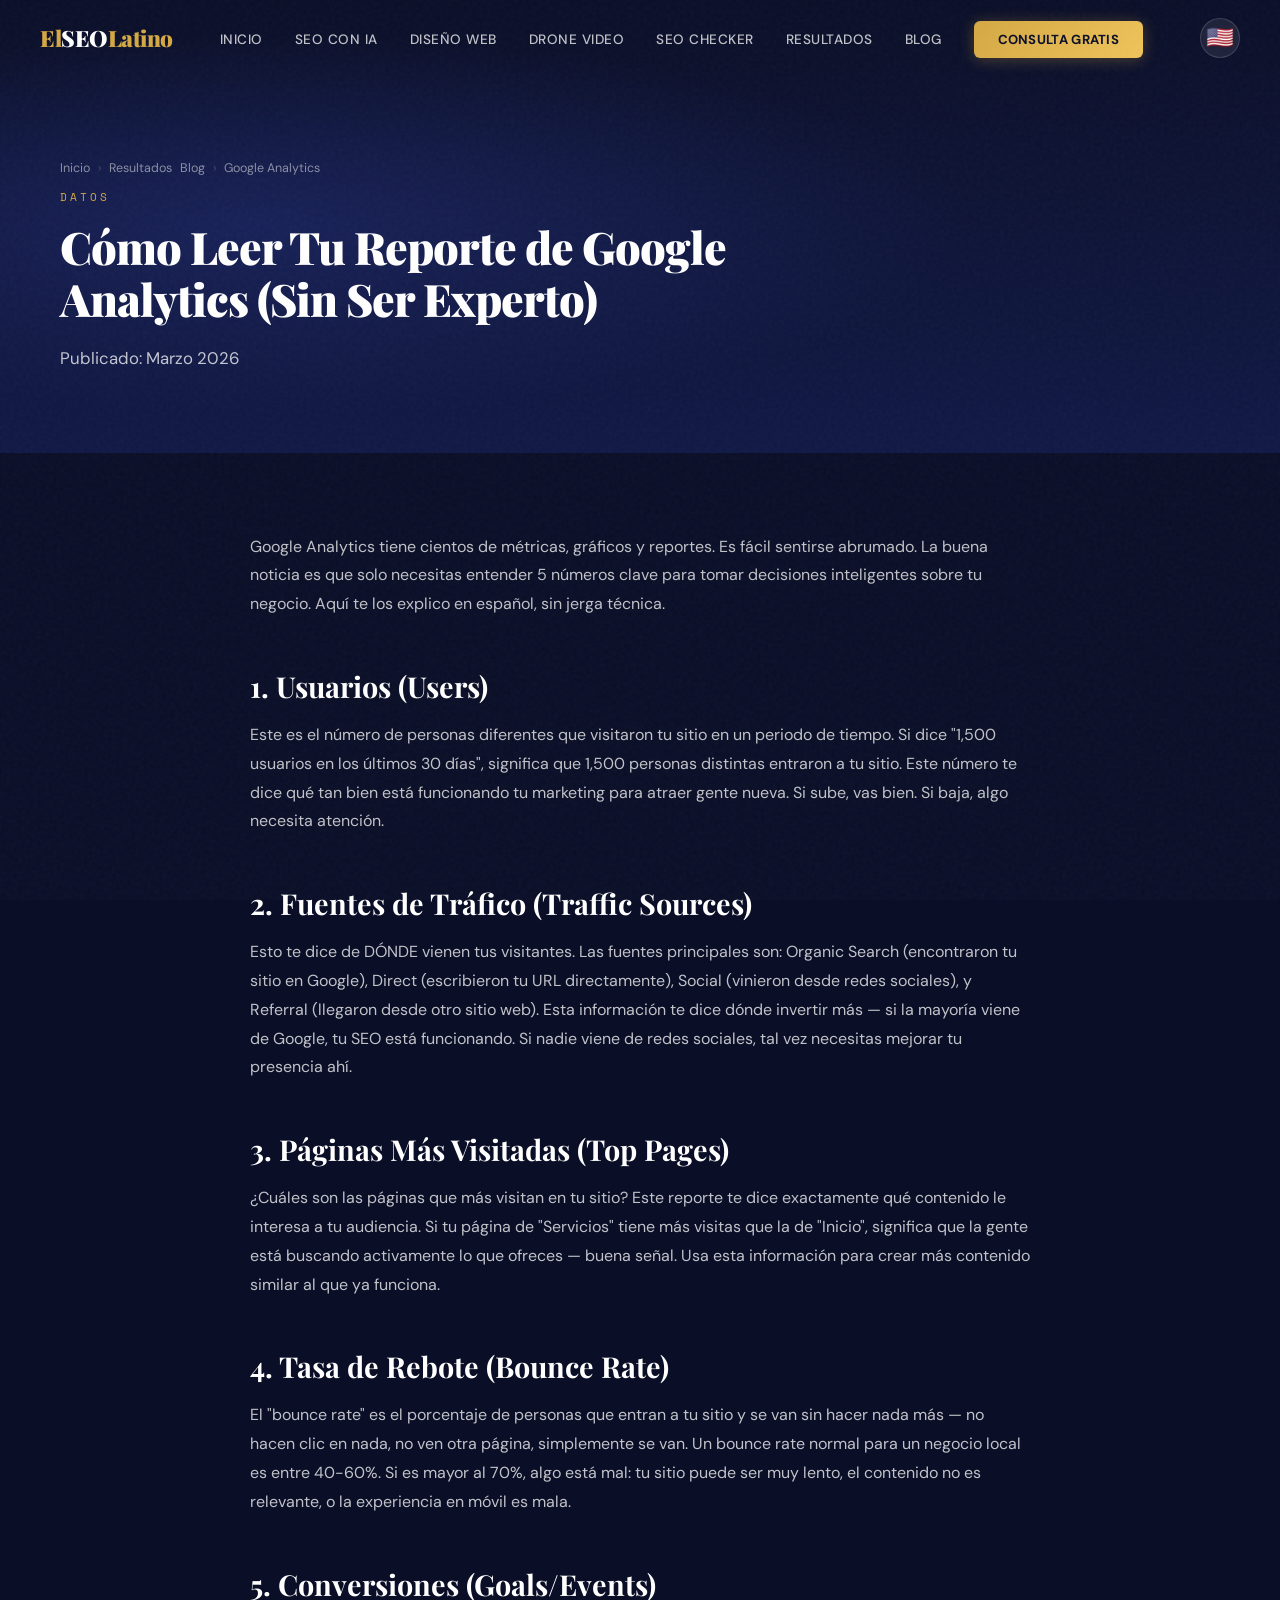
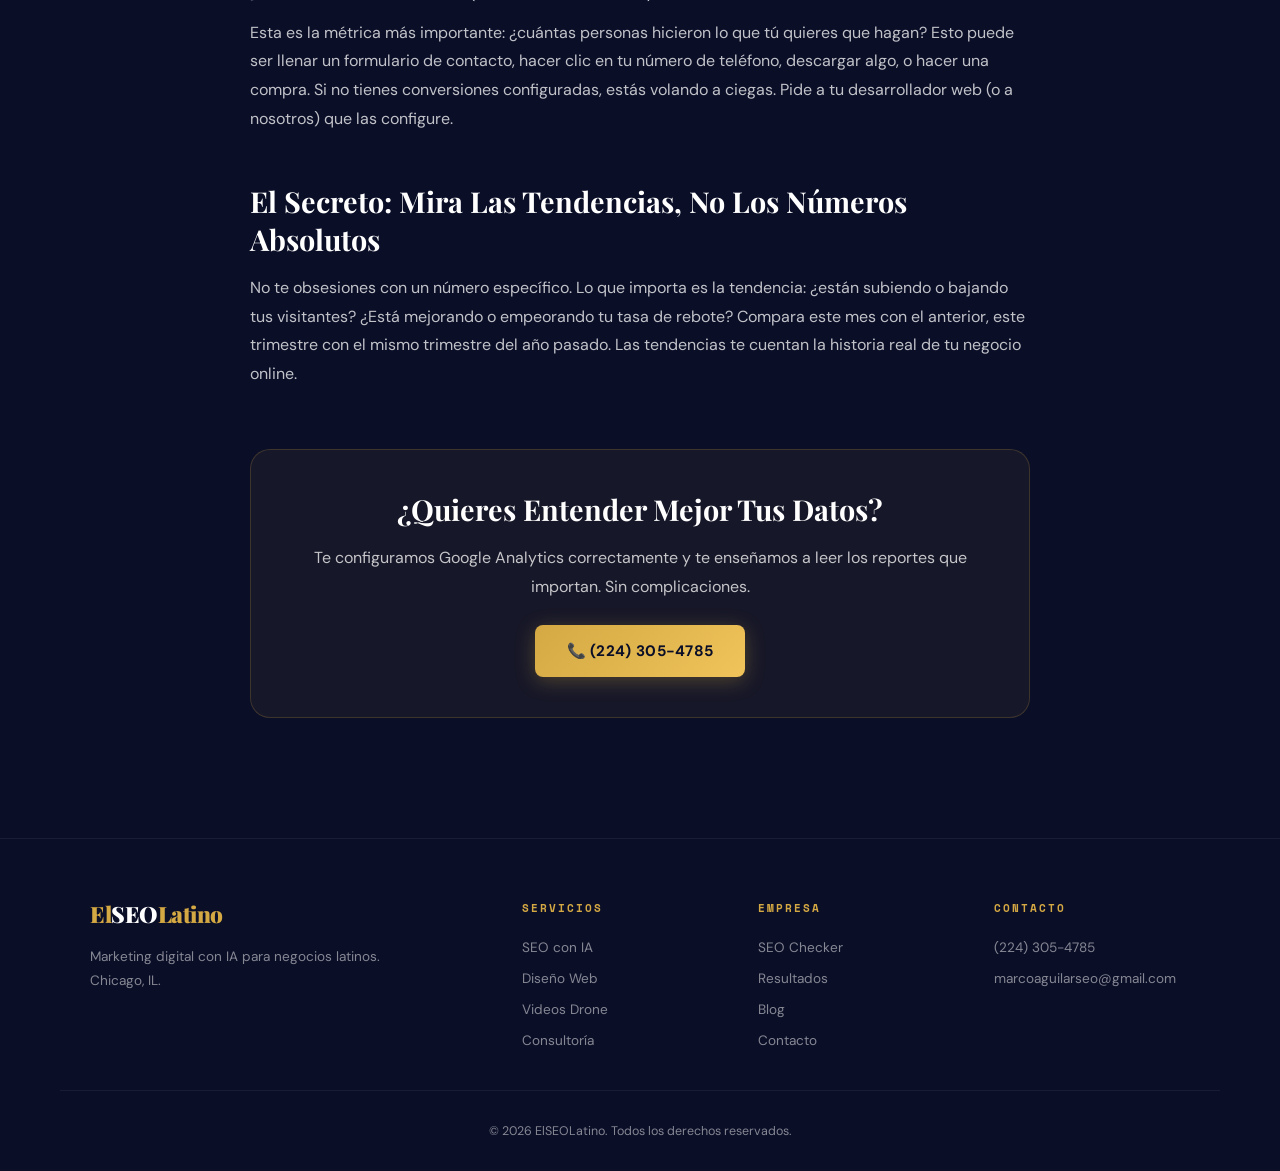
<file: blog-google-analytics-guia.html>
<!DOCTYPE html><html lang="es"><head><meta charset="UTF-8"><meta name="viewport" content="width=device-width, initial-scale=1.0"><title>Cómo Leer Tu Reporte de Google Analytics Sin Ser Experto — ElSEOLatino</title><meta name="description" content="Una guía simple en español para entender Google Analytics. Aprende a leer los números más importantes de tu sitio web y tomar mejores decisiones para tu negocio."><meta name="robots" content="index, follow"><link rel="canonical" href="https://elseolatino.com/blog-google-analytics-guia.html"><meta property="og:title" content="Cómo Leer Google Analytics Sin Ser Experto"><meta property="og:image" content="https://elseolatino.com/blog-thumb.png"><meta property="og:url" content="https://elseolatino.com/blog-google-analytics-guia.html"><link rel="icon" type="image/x-icon" href="/favicon.ico"><meta name="theme-color" content="#0a0e27">
<script type="application/ld+json">{"@context":"https://schema.org","@type":"BlogPosting","headline":"Cómo Leer Tu Reporte de Google Analytics Sin Ser Experto","author":{"@type":"Organization","name":"ElSEOLatino"},"publisher":{"@type":"Organization","name":"ElSEOLatino"},"datePublished":"2026-03-04","image":"https://elseolatino.com/blog-thumb.png","mainEntityOfPage":"https://elseolatino.com/blog-google-analytics-guia.html"}</script>
<link rel="preconnect" href="https://fonts.googleapis.com"><link rel="preconnect" href="https://fonts.gstatic.com" crossorigin><link href="https://fonts.googleapis.com/css2?family=Playfair+Display:ital,wght@0,400;0,700;0,900;1,400;1,700&family=DM+Sans:wght@400;500;600;700&family=Space+Mono:wght@400;700&display=swap" rel="stylesheet"><link rel="stylesheet" href="/styles.css"></head><body><a href="#main-content" class="skip-link">Saltar al contenido</a><header><nav class="navbar" role="navigation"><a href="/" class="nav-logo"><span class="nav-logo-text"><span class="gold">El</span>SEO<span class="gold">Latino</span></span></a><ul class="nav-links"><li><a href="/" data-es="Inicio" data-en="Home">Inicio</a></li><li><a href="/seo-con-ia.html" data-es="SEO con IA" data-en="AI SEO">SEO con IA</a></li><li><a href="/diseno-web.html" data-es="Diseño Web" data-en="Web Design">Diseño Web</a></li><li><a href="/videos-drone.html" data-es="Drone Video" data-en="Drone Video">Drone Video</a></li><li><a href="/seo-checker.html" data-es="SEO Checker" data-en="SEO Checker">SEO Checker</a></li><li><a href="/#resultados" data-es="Resultados" data-en="Results">Resultados</a></li><li><a href="/blog.html" data-es="Blog" data-en="Blog">Blog</a></li><li><a href="/#contacto" class="nav-cta" data-es="Consulta Gratis" data-en="Free Consult">Consulta Gratis</a></li></ul><button class="lang-toggle" aria-label="Switch to English"><span class="lang-flag">🇺🇸</span></button>
    <button class="menu-toggle" aria-label="Abrir menú" aria-expanded="false"><span></span><span></span><span></span></button></nav></header>
<main id="main-content">
<section class="service-hero"><nav class="breadcrumbs" aria-label="Breadcrumb"><ol><li><a href="/" data-es="Inicio" data-en="Home">Inicio</a></li><li class="sep">›</li><li><a href="/#resultados" data-es="Resultados" data-en="Results">Resultados</a></li><li><a href="/blog.html">Blog</a></li><li class="sep">›</li><li aria-current="page">Google Analytics</li></ol></nav><p class="section-eyebrow">Datos</p><h1 class="section-title">Cómo Leer Tu Reporte de Google Analytics (Sin Ser Experto)</h1><p class="section-subtitle">Publicado: Marzo 2026</p></section>
<div class="service-content">
<p>Google Analytics tiene cientos de métricas, gráficos y reportes. Es fácil sentirse abrumado. La buena noticia es que solo necesitas entender 5 números clave para tomar decisiones inteligentes sobre tu negocio. Aquí te los explico en español, sin jerga técnica.</p>

<h2>1. Usuarios (Users)</h2>
<p>Este es el número de personas diferentes que visitaron tu sitio en un periodo de tiempo. Si dice "1,500 usuarios en los últimos 30 días", significa que 1,500 personas distintas entraron a tu sitio. Este número te dice qué tan bien está funcionando tu marketing para atraer gente nueva. Si sube, vas bien. Si baja, algo necesita atención.</p>

<h2>2. Fuentes de Tráfico (Traffic Sources)</h2>
<p>Esto te dice de DÓNDE vienen tus visitantes. Las fuentes principales son: Organic Search (encontraron tu sitio en Google), Direct (escribieron tu URL directamente), Social (vinieron desde redes sociales), y Referral (llegaron desde otro sitio web). Esta información te dice dónde invertir más — si la mayoría viene de Google, tu SEO está funcionando. Si nadie viene de redes sociales, tal vez necesitas mejorar tu presencia ahí.</p>

<h2>3. Páginas Más Visitadas (Top Pages)</h2>
<p>¿Cuáles son las páginas que más visitan en tu sitio? Este reporte te dice exactamente qué contenido le interesa a tu audiencia. Si tu página de "Servicios" tiene más visitas que la de "Inicio", significa que la gente está buscando activamente lo que ofreces — buena señal. Usa esta información para crear más contenido similar al que ya funciona.</p>

<h2>4. Tasa de Rebote (Bounce Rate)</h2>
<p>El "bounce rate" es el porcentaje de personas que entran a tu sitio y se van sin hacer nada más — no hacen clic en nada, no ven otra página, simplemente se van. Un bounce rate normal para un negocio local es entre 40-60%. Si es mayor al 70%, algo está mal: tu sitio puede ser muy lento, el contenido no es relevante, o la experiencia en móvil es mala.</p>

<h2>5. Conversiones (Goals/Events)</h2>
<p>Esta es la métrica más importante: ¿cuántas personas hicieron lo que tú quieres que hagan? Esto puede ser llenar un formulario de contacto, hacer clic en tu número de teléfono, descargar algo, o hacer una compra. Si no tienes conversiones configuradas, estás volando a ciegas. Pide a tu desarrollador web (o a nosotros) que las configure.</p>

<h2>El Secreto: Mira Las Tendencias, No Los Números Absolutos</h2>
<p>No te obsesiones con un número específico. Lo que importa es la tendencia: ¿están subiendo o bajando tus visitantes? ¿Está mejorando o empeorando tu tasa de rebote? Compara este mes con el anterior, este trimestre con el mismo trimestre del año pasado. Las tendencias te cuentan la historia real de tu negocio online.</p>

<div class="service-cta-box"><h2>¿Quieres Entender Mejor Tus Datos?</h2><p>Te configuramos Google Analytics correctamente y te enseñamos a leer los reportes que importan. Sin complicaciones.</p><div style="margin-top:24px;"><a href="tel:+12243054785" class="btn-primary"><span data-es="📞 (224) 305-4785" data-en="📞 (224) 305-4785">📞 (224) 305-4785</span></a></div></div>
</div></main>
<footer class="footer"><div class="footer-grid"><div class="footer-brand"><span class="nav-logo-text"><span class="gold">El</span>SEO<span class="gold">Latino</span></span><p><span data-es="Marketing digital con IA para negocios latinos. Chicago, IL." data-en="AI-powered digital marketing for Latino businesses. Chicago, IL.">Marketing digital con IA para negocios latinos. Chicago, IL.</span></p></div><div><h4 data-es="Servicios" data-en="Services">Servicios</h4><ul class="footer-links"><li><a href="/seo-con-ia.html" data-es="SEO con IA" data-en="AI SEO">SEO con IA</a></li><li><a href="/diseno-web.html" data-es="Diseño Web" data-en="Web Design">Diseño Web</a></li><li><a href="/videos-drone.html">Videos Drone</a></li><li><a href="/consultoria-digital.html">Consultoría</a></li></ul></div><div><h4 data-es="Empresa" data-en="Company">Empresa</h4><ul class="footer-links"><li><a href="/seo-checker.html" data-es="SEO Checker" data-en="SEO Checker">SEO Checker</a></li><li><a href="/#resultados" data-es="Resultados" data-en="Results">Resultados</a></li><li><a href="/blog.html" data-es="Blog" data-en="Blog">Blog</a></li><li><a href="/#contacto">Contacto</a></li></ul></div><div><h4 data-es="Contacto" data-en="Contact">Contacto</h4><ul class="footer-links"><li><a href="tel:+12243054785">(224) 305-4785</a></li><li><a href="mailto:marcoaguilarseo@gmail.com">marcoaguilarseo@gmail.com</a></li></ul></div></div><div class="footer-bottom"><p><span data-es="© 2026 ElSEOLatino. Todos los derechos reservados." data-en="© 2026 ElSEOLatino. All rights reserved.">© 2026 ElSEOLatino. Todos los derechos reservados.</span></p></div></footer><script src="/main.js" defer></script></body></html>
</file>
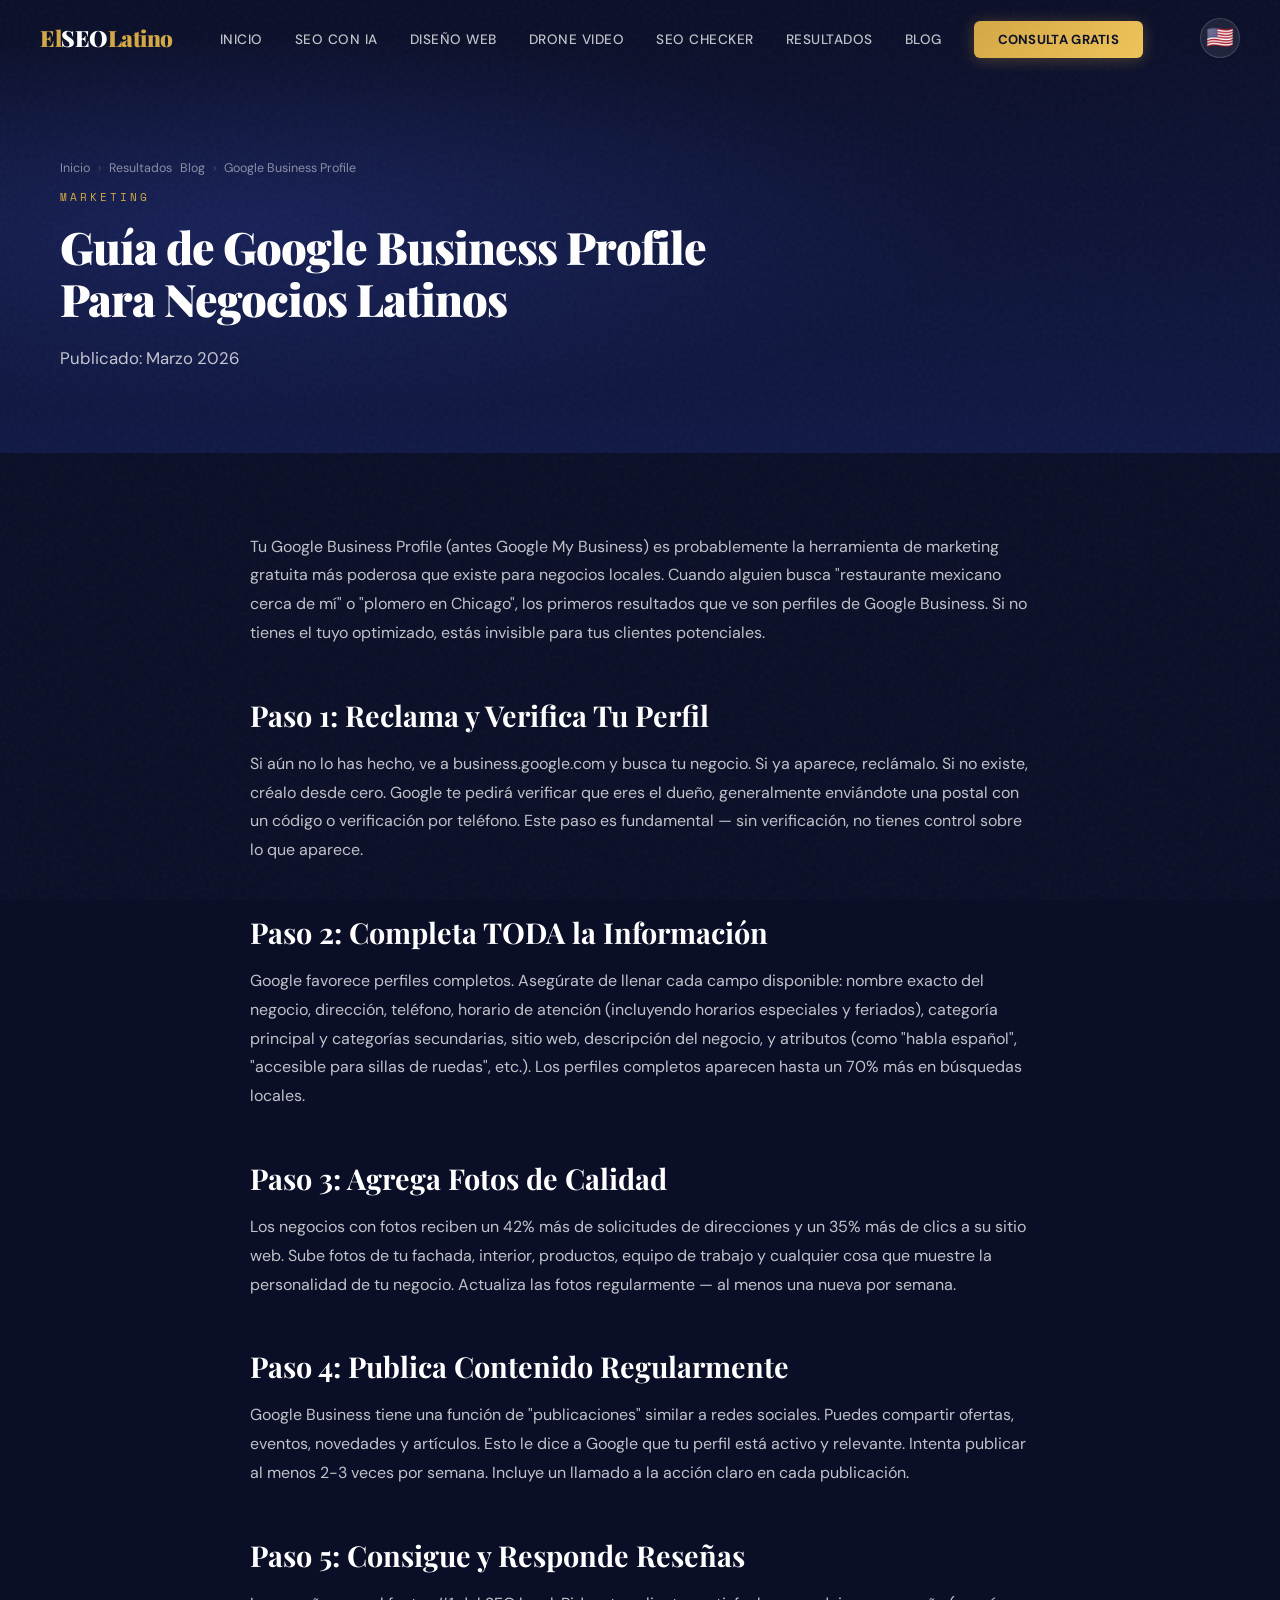
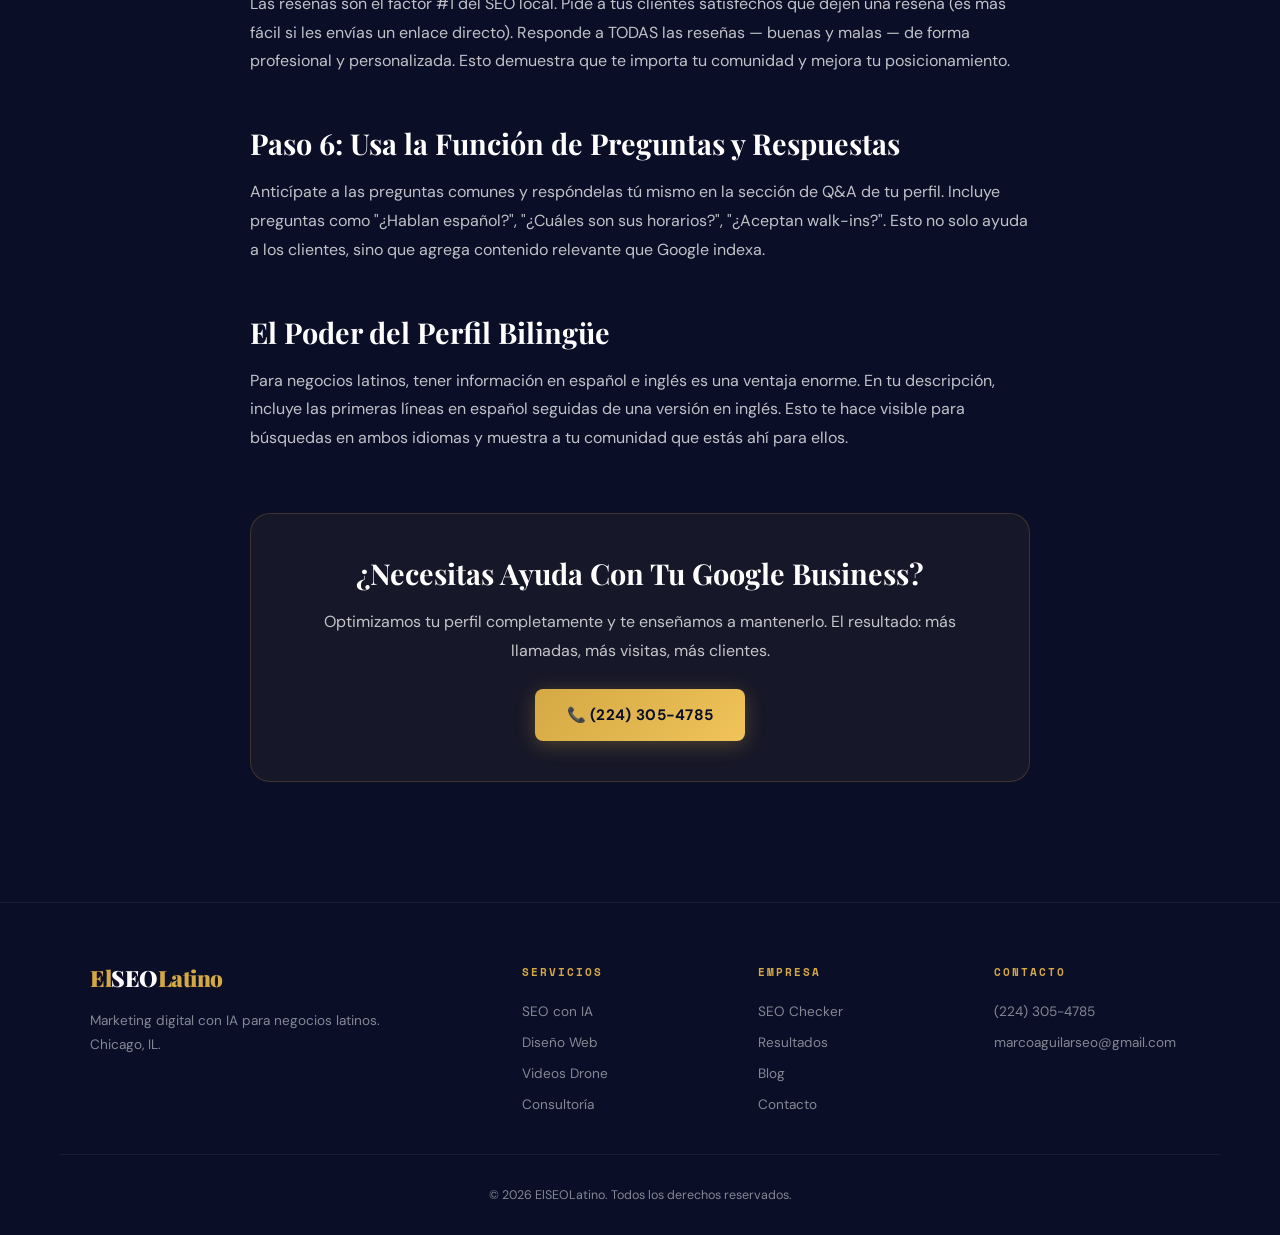
<file: blog-google-business-latinos.html>
<!DOCTYPE html><html lang="es"><head><meta charset="UTF-8"><meta name="viewport" content="width=device-width, initial-scale=1.0"><title>Guía de Google Business Profile Para Negocios Latinos — ElSEOLatino</title><meta name="description" content="Guía paso a paso para optimizar tu Google Business Profile y aparecer en los resultados locales de Google. Especialmente diseñada para negocios latinos."><meta name="robots" content="index, follow"><link rel="canonical" href="https://elseolatino.com/blog-google-business-latinos.html"><meta property="og:title" content="Guía de Google Business Profile Para Negocios Latinos"><meta property="og:description" content="Optimiza tu perfil de Google y aparece en los resultados locales."><meta property="og:image" content="https://elseolatino.com/blog-thumb.png"><meta property="og:url" content="https://elseolatino.com/blog-google-business-latinos.html"><link rel="icon" type="image/x-icon" href="/favicon.ico"><meta name="theme-color" content="#0a0e27">
<script type="application/ld+json">{"@context":"https://schema.org","@type":"BlogPosting","headline":"Guía de Google Business Profile Para Negocios Latinos","author":{"@type":"Organization","name":"ElSEOLatino"},"publisher":{"@type":"Organization","name":"ElSEOLatino"},"datePublished":"2026-03-25","image":"https://elseolatino.com/blog-thumb.png","mainEntityOfPage":"https://elseolatino.com/blog-google-business-latinos.html"}</script>
<link rel="preconnect" href="https://fonts.googleapis.com"><link rel="preconnect" href="https://fonts.gstatic.com" crossorigin><link href="https://fonts.googleapis.com/css2?family=Playfair+Display:ital,wght@0,400;0,700;0,900;1,400;1,700&family=DM+Sans:wght@400;500;600;700&family=Space+Mono:wght@400;700&display=swap" rel="stylesheet"><link rel="stylesheet" href="/styles.css"></head><body><a href="#main-content" class="skip-link">Saltar al contenido</a><header><nav class="navbar" role="navigation"><a href="/" class="nav-logo"><span class="nav-logo-text"><span class="gold">El</span>SEO<span class="gold">Latino</span></span></a><ul class="nav-links"><li><a href="/" data-es="Inicio" data-en="Home">Inicio</a></li><li><a href="/seo-con-ia.html" data-es="SEO con IA" data-en="AI SEO">SEO con IA</a></li><li><a href="/diseno-web.html" data-es="Diseño Web" data-en="Web Design">Diseño Web</a></li><li><a href="/videos-drone.html" data-es="Drone Video" data-en="Drone Video">Drone Video</a></li><li><a href="/seo-checker.html" data-es="SEO Checker" data-en="SEO Checker">SEO Checker</a></li><li><a href="/#resultados" data-es="Resultados" data-en="Results">Resultados</a></li><li><a href="/blog.html" data-es="Blog" data-en="Blog">Blog</a></li><li><a href="/#contacto" class="nav-cta" data-es="Consulta Gratis" data-en="Free Consult">Consulta Gratis</a></li></ul><button class="lang-toggle" aria-label="Switch to English"><span class="lang-flag">🇺🇸</span></button>
    <button class="menu-toggle" aria-label="Abrir menú" aria-expanded="false"><span></span><span></span><span></span></button></nav></header>
<main id="main-content">
<section class="service-hero"><nav class="breadcrumbs" aria-label="Breadcrumb"><ol><li><a href="/" data-es="Inicio" data-en="Home">Inicio</a></li><li class="sep">›</li><li><a href="/#resultados" data-es="Resultados" data-en="Results">Resultados</a></li><li><a href="/blog.html">Blog</a></li><li class="sep">›</li><li aria-current="page">Google Business Profile</li></ol></nav><p class="section-eyebrow">Marketing</p><h1 class="section-title">Guía de Google Business Profile Para Negocios Latinos</h1><p class="section-subtitle">Publicado: Marzo 2026</p></section>
<div class="service-content">
<p>Tu Google Business Profile (antes Google My Business) es probablemente la herramienta de marketing gratuita más poderosa que existe para negocios locales. Cuando alguien busca "restaurante mexicano cerca de mí" o "plomero en Chicago", los primeros resultados que ve son perfiles de Google Business. Si no tienes el tuyo optimizado, estás invisible para tus clientes potenciales.</p>

<h2>Paso 1: Reclama y Verifica Tu Perfil</h2>
<p>Si aún no lo has hecho, ve a business.google.com y busca tu negocio. Si ya aparece, reclámalo. Si no existe, créalo desde cero. Google te pedirá verificar que eres el dueño, generalmente enviándote una postal con un código o verificación por teléfono. Este paso es fundamental — sin verificación, no tienes control sobre lo que aparece.</p>

<h2>Paso 2: Completa TODA la Información</h2>
<p>Google favorece perfiles completos. Asegúrate de llenar cada campo disponible: nombre exacto del negocio, dirección, teléfono, horario de atención (incluyendo horarios especiales y feriados), categoría principal y categorías secundarias, sitio web, descripción del negocio, y atributos (como "habla español", "accesible para sillas de ruedas", etc.). Los perfiles completos aparecen hasta un 70% más en búsquedas locales.</p>

<h2>Paso 3: Agrega Fotos de Calidad</h2>
<p>Los negocios con fotos reciben un 42% más de solicitudes de direcciones y un 35% más de clics a su sitio web. Sube fotos de tu fachada, interior, productos, equipo de trabajo y cualquier cosa que muestre la personalidad de tu negocio. Actualiza las fotos regularmente — al menos una nueva por semana.</p>

<h2>Paso 4: Publica Contenido Regularmente</h2>
<p>Google Business tiene una función de "publicaciones" similar a redes sociales. Puedes compartir ofertas, eventos, novedades y artículos. Esto le dice a Google que tu perfil está activo y relevante. Intenta publicar al menos 2-3 veces por semana. Incluye un llamado a la acción claro en cada publicación.</p>

<h2>Paso 5: Consigue y Responde Reseñas</h2>
<p>Las reseñas son el factor #1 del SEO local. Pide a tus clientes satisfechos que dejen una reseña (es más fácil si les envías un enlace directo). Responde a TODAS las reseñas — buenas y malas — de forma profesional y personalizada. Esto demuestra que te importa tu comunidad y mejora tu posicionamiento.</p>

<h2>Paso 6: Usa la Función de Preguntas y Respuestas</h2>
<p>Anticípate a las preguntas comunes y respóndelas tú mismo en la sección de Q&A de tu perfil. Incluye preguntas como "¿Hablan español?", "¿Cuáles son sus horarios?", "¿Aceptan walk-ins?". Esto no solo ayuda a los clientes, sino que agrega contenido relevante que Google indexa.</p>

<h2>El Poder del Perfil Bilingüe</h2>
<p>Para negocios latinos, tener información en español e inglés es una ventaja enorme. En tu descripción, incluye las primeras líneas en español seguidas de una versión en inglés. Esto te hace visible para búsquedas en ambos idiomas y muestra a tu comunidad que estás ahí para ellos.</p>

<div class="service-cta-box"><h2>¿Necesitas Ayuda Con Tu Google Business?</h2><p>Optimizamos tu perfil completamente y te enseñamos a mantenerlo. El resultado: más llamadas, más visitas, más clientes.</p><div style="margin-top:24px;"><a href="tel:+12243054785" class="btn-primary"><span data-es="📞 (224) 305-4785" data-en="📞 (224) 305-4785">📞 (224) 305-4785</span></a></div></div>
</div></main>
<footer class="footer"><div class="footer-grid"><div class="footer-brand"><span class="nav-logo-text"><span class="gold">El</span>SEO<span class="gold">Latino</span></span><p><span data-es="Marketing digital con IA para negocios latinos. Chicago, IL." data-en="AI-powered digital marketing for Latino businesses. Chicago, IL.">Marketing digital con IA para negocios latinos. Chicago, IL.</span></p></div><div><h4 data-es="Servicios" data-en="Services">Servicios</h4><ul class="footer-links"><li><a href="/seo-con-ia.html" data-es="SEO con IA" data-en="AI SEO">SEO con IA</a></li><li><a href="/diseno-web.html" data-es="Diseño Web" data-en="Web Design">Diseño Web</a></li><li><a href="/videos-drone.html">Videos Drone</a></li><li><a href="/consultoria-digital.html">Consultoría</a></li></ul></div><div><h4 data-es="Empresa" data-en="Company">Empresa</h4><ul class="footer-links"><li><a href="/seo-checker.html" data-es="SEO Checker" data-en="SEO Checker">SEO Checker</a></li><li><a href="/#resultados" data-es="Resultados" data-en="Results">Resultados</a></li><li><a href="/blog.html" data-es="Blog" data-en="Blog">Blog</a></li><li><a href="/#contacto">Contacto</a></li></ul></div><div><h4 data-es="Contacto" data-en="Contact">Contacto</h4><ul class="footer-links"><li><a href="tel:+12243054785">(224) 305-4785</a></li><li><a href="mailto:marcoaguilarseo@gmail.com">marcoaguilarseo@gmail.com</a></li></ul></div></div><div class="footer-bottom"><p><span data-es="© 2026 ElSEOLatino. Todos los derechos reservados." data-en="© 2026 ElSEOLatino. All rights reserved.">© 2026 ElSEOLatino. Todos los derechos reservados.</span></p></div></footer><script src="/main.js" defer></script></body></html>
</file>
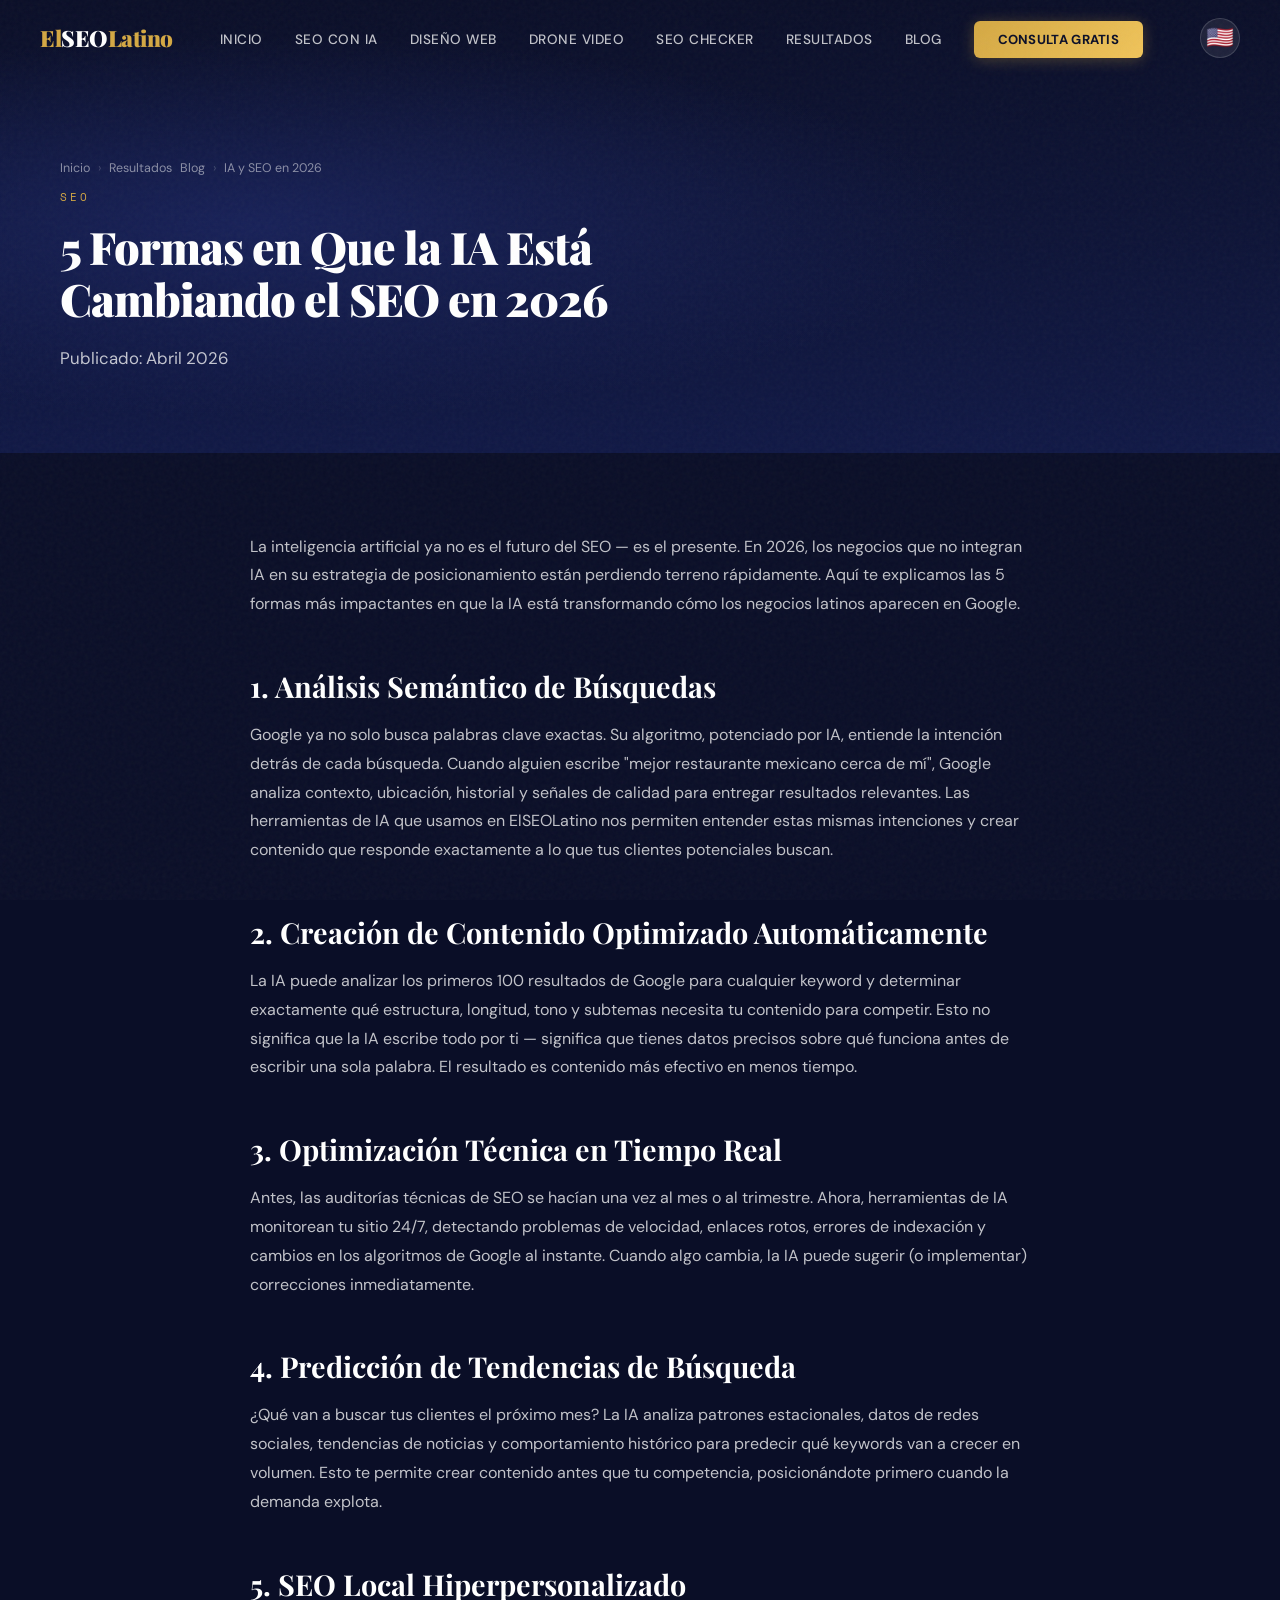
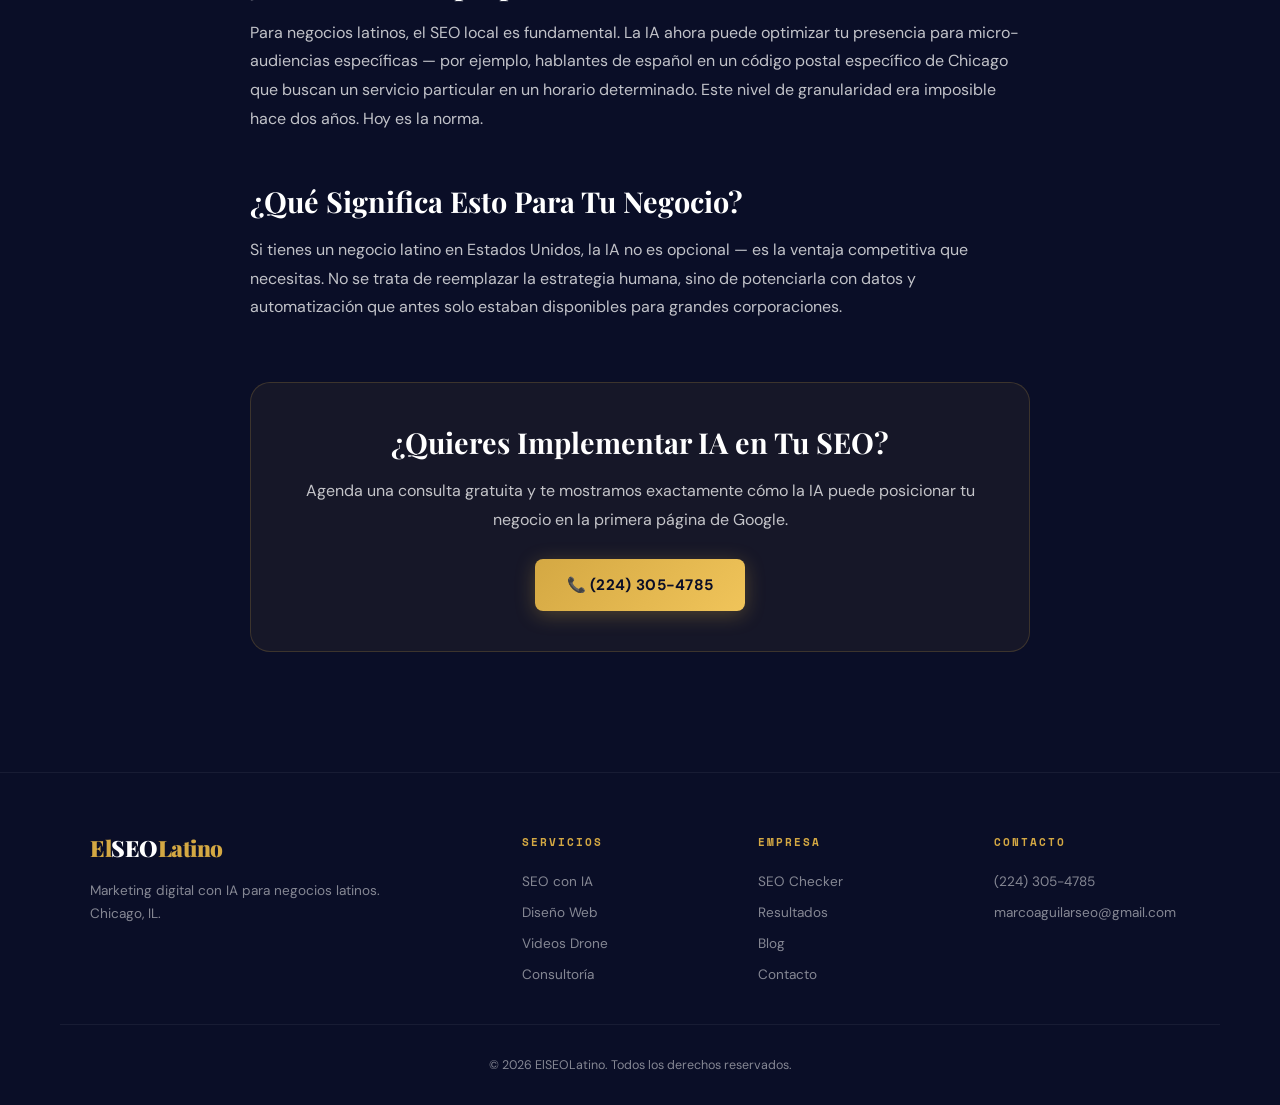
<file: blog-ia-seo-2026.html>
<!DOCTYPE html><html lang="es"><head><meta charset="UTF-8"><meta name="viewport" content="width=device-width, initial-scale=1.0"><title>5 Formas en Que la IA Está Cambiando el SEO en 2026 — ElSEOLatino</title><meta name="description" content="Descubre las 5 formas principales en que la inteligencia artificial está transformando el SEO en 2026. Análisis semántico, contenido automatizado, y más."><meta name="robots" content="index, follow"><link rel="canonical" href="https://elseolatino.com/blog-ia-seo-2026.html"><meta property="og:title" content="5 Formas en Que la IA Está Cambiando el SEO en 2026"><meta property="og:description" content="Cómo la inteligencia artificial está transformando el posicionamiento en Google para negocios latinos."><meta property="og:image" content="https://elseolatino.com/blog-thumb.png"><meta property="og:url" content="https://elseolatino.com/blog-ia-seo-2026.html"><link rel="icon" type="image/x-icon" href="/favicon.ico"><meta name="theme-color" content="#0a0e27">
<script type="application/ld+json">{"@context":"https://schema.org","@type":"BlogPosting","headline":"5 Formas en Que la IA Está Cambiando el SEO en 2026","description":"Descubre las 5 formas principales en que la inteligencia artificial está transformando el SEO.","author":{"@type":"Organization","name":"ElSEOLatino"},"publisher":{"@type":"Organization","name":"ElSEOLatino","logo":{"@type":"ImageObject","url":"https://elseolatino.com/android-chrome-512x512.png"}},"datePublished":"2026-04-01","image":"https://elseolatino.com/blog-thumb.png","mainEntityOfPage":"https://elseolatino.com/blog-ia-seo-2026.html"}</script>
<script type="application/ld+json">{"@context":"https://schema.org","@type":"BreadcrumbList","itemListElement":[{"@type":"ListItem","position":1,"name":"Inicio","item":"https://elseolatino.com/"},{"@type":"ListItem","position":2,"name":"Blog","item":"https://elseolatino.com/blog.html"},{"@type":"ListItem","position":3,"name":"IA y SEO en 2026","item":"https://elseolatino.com/blog-ia-seo-2026.html"}]}</script>
<link rel="preconnect" href="https://fonts.googleapis.com"><link rel="preconnect" href="https://fonts.gstatic.com" crossorigin><link href="https://fonts.googleapis.com/css2?family=Playfair+Display:ital,wght@0,400;0,700;0,900;1,400;1,700&family=DM+Sans:wght@400;500;600;700&family=Space+Mono:wght@400;700&display=swap" rel="stylesheet"><link rel="stylesheet" href="/styles.css"></head><body><a href="#main-content" class="skip-link">Saltar al contenido</a><header><nav class="navbar" role="navigation" aria-label="Navegación principal"><a href="/" class="nav-logo"><span class="nav-logo-text"><span class="gold">El</span>SEO<span class="gold">Latino</span></span></a><ul class="nav-links"><li><a href="/" data-es="Inicio" data-en="Home">Inicio</a></li><li><a href="/seo-con-ia.html" data-es="SEO con IA" data-en="AI SEO">SEO con IA</a></li><li><a href="/diseno-web.html" data-es="Diseño Web" data-en="Web Design">Diseño Web</a></li><li><a href="/videos-drone.html" data-es="Drone Video" data-en="Drone Video">Drone Video</a></li><li><a href="/seo-checker.html" data-es="SEO Checker" data-en="SEO Checker">SEO Checker</a></li><li><a href="/#resultados" data-es="Resultados" data-en="Results">Resultados</a></li><li><a href="/blog.html" data-es="Blog" data-en="Blog">Blog</a></li><li><a href="/#contacto" class="nav-cta" data-es="Consulta Gratis" data-en="Free Consult">Consulta Gratis</a></li></ul><button class="lang-toggle" aria-label="Switch to English"><span class="lang-flag">🇺🇸</span></button>
    <button class="menu-toggle" aria-label="Abrir menú" aria-expanded="false"><span></span><span></span><span></span></button></nav></header>
<main id="main-content">
<section class="service-hero"><nav class="breadcrumbs" aria-label="Breadcrumb"><ol><li><a href="/" data-es="Inicio" data-en="Home">Inicio</a></li><li class="sep">›</li><li><a href="/#resultados" data-es="Resultados" data-en="Results">Resultados</a></li><li><a href="/blog.html">Blog</a></li><li class="sep">›</li><li aria-current="page">IA y SEO en 2026</li></ol></nav><p class="section-eyebrow">SEO</p><h1 class="section-title">5 Formas en Que la IA Está Cambiando el SEO en 2026</h1><p class="section-subtitle">Publicado: Abril 2026</p></section>
<div class="service-content">
<p>La inteligencia artificial ya no es el futuro del SEO — es el presente. En 2026, los negocios que no integran IA en su estrategia de posicionamiento están perdiendo terreno rápidamente. Aquí te explicamos las 5 formas más impactantes en que la IA está transformando cómo los negocios latinos aparecen en Google.</p>

<h2>1. Análisis Semántico de Búsquedas</h2>
<p>Google ya no solo busca palabras clave exactas. Su algoritmo, potenciado por IA, entiende la intención detrás de cada búsqueda. Cuando alguien escribe "mejor restaurante mexicano cerca de mí", Google analiza contexto, ubicación, historial y señales de calidad para entregar resultados relevantes. Las herramientas de IA que usamos en ElSEOLatino nos permiten entender estas mismas intenciones y crear contenido que responde exactamente a lo que tus clientes potenciales buscan.</p>

<h2>2. Creación de Contenido Optimizado Automáticamente</h2>
<p>La IA puede analizar los primeros 100 resultados de Google para cualquier keyword y determinar exactamente qué estructura, longitud, tono y subtemas necesita tu contenido para competir. Esto no significa que la IA escribe todo por ti — significa que tienes datos precisos sobre qué funciona antes de escribir una sola palabra. El resultado es contenido más efectivo en menos tiempo.</p>

<h2>3. Optimización Técnica en Tiempo Real</h2>
<p>Antes, las auditorías técnicas de SEO se hacían una vez al mes o al trimestre. Ahora, herramientas de IA monitorean tu sitio 24/7, detectando problemas de velocidad, enlaces rotos, errores de indexación y cambios en los algoritmos de Google al instante. Cuando algo cambia, la IA puede sugerir (o implementar) correcciones inmediatamente.</p>

<h2>4. Predicción de Tendencias de Búsqueda</h2>
<p>¿Qué van a buscar tus clientes el próximo mes? La IA analiza patrones estacionales, datos de redes sociales, tendencias de noticias y comportamiento histórico para predecir qué keywords van a crecer en volumen. Esto te permite crear contenido antes que tu competencia, posicionándote primero cuando la demanda explota.</p>

<h2>5. SEO Local Hiperpersonalizado</h2>
<p>Para negocios latinos, el SEO local es fundamental. La IA ahora puede optimizar tu presencia para micro-audiencias específicas — por ejemplo, hablantes de español en un código postal específico de Chicago que buscan un servicio particular en un horario determinado. Este nivel de granularidad era imposible hace dos años. Hoy es la norma.</p>

<h2>¿Qué Significa Esto Para Tu Negocio?</h2>
<p>Si tienes un negocio latino en Estados Unidos, la IA no es opcional — es la ventaja competitiva que necesitas. No se trata de reemplazar la estrategia humana, sino de potenciarla con datos y automatización que antes solo estaban disponibles para grandes corporaciones.</p>

<div class="service-cta-box"><h2>¿Quieres Implementar IA en Tu SEO?</h2><p>Agenda una consulta gratuita y te mostramos exactamente cómo la IA puede posicionar tu negocio en la primera página de Google.</p><div style="margin-top:24px;"><a href="tel:+12243054785" class="btn-primary"><span data-es="📞 (224) 305-4785" data-en="📞 (224) 305-4785">📞 (224) 305-4785</span></a></div></div>
</div></main>
<footer class="footer"><div class="footer-grid"><div class="footer-brand"><span class="nav-logo-text"><span class="gold">El</span>SEO<span class="gold">Latino</span></span><p><span data-es="Marketing digital con IA para negocios latinos. Chicago, IL." data-en="AI-powered digital marketing for Latino businesses. Chicago, IL.">Marketing digital con IA para negocios latinos. Chicago, IL.</span></p></div><div><h4 data-es="Servicios" data-en="Services">Servicios</h4><ul class="footer-links"><li><a href="/seo-con-ia.html" data-es="SEO con IA" data-en="AI SEO">SEO con IA</a></li><li><a href="/diseno-web.html" data-es="Diseño Web" data-en="Web Design">Diseño Web</a></li><li><a href="/videos-drone.html">Videos Drone</a></li><li><a href="/consultoria-digital.html">Consultoría</a></li></ul></div><div><h4 data-es="Empresa" data-en="Company">Empresa</h4><ul class="footer-links"><li><a href="/seo-checker.html" data-es="SEO Checker" data-en="SEO Checker">SEO Checker</a></li><li><a href="/#resultados" data-es="Resultados" data-en="Results">Resultados</a></li><li><a href="/blog.html" data-es="Blog" data-en="Blog">Blog</a></li><li><a href="/#contacto">Contacto</a></li></ul></div><div><h4 data-es="Contacto" data-en="Contact">Contacto</h4><ul class="footer-links"><li><a href="tel:+12243054785">(224) 305-4785</a></li><li><a href="mailto:marcoaguilarseo@gmail.com">marcoaguilarseo@gmail.com</a></li></ul></div></div><div class="footer-bottom"><p><span data-es="© 2026 ElSEOLatino. Todos los derechos reservados." data-en="© 2026 ElSEOLatino. All rights reserved.">© 2026 ElSEOLatino. Todos los derechos reservados.</span></p></div></footer><script src="/main.js" defer></script></body></html>
</file>
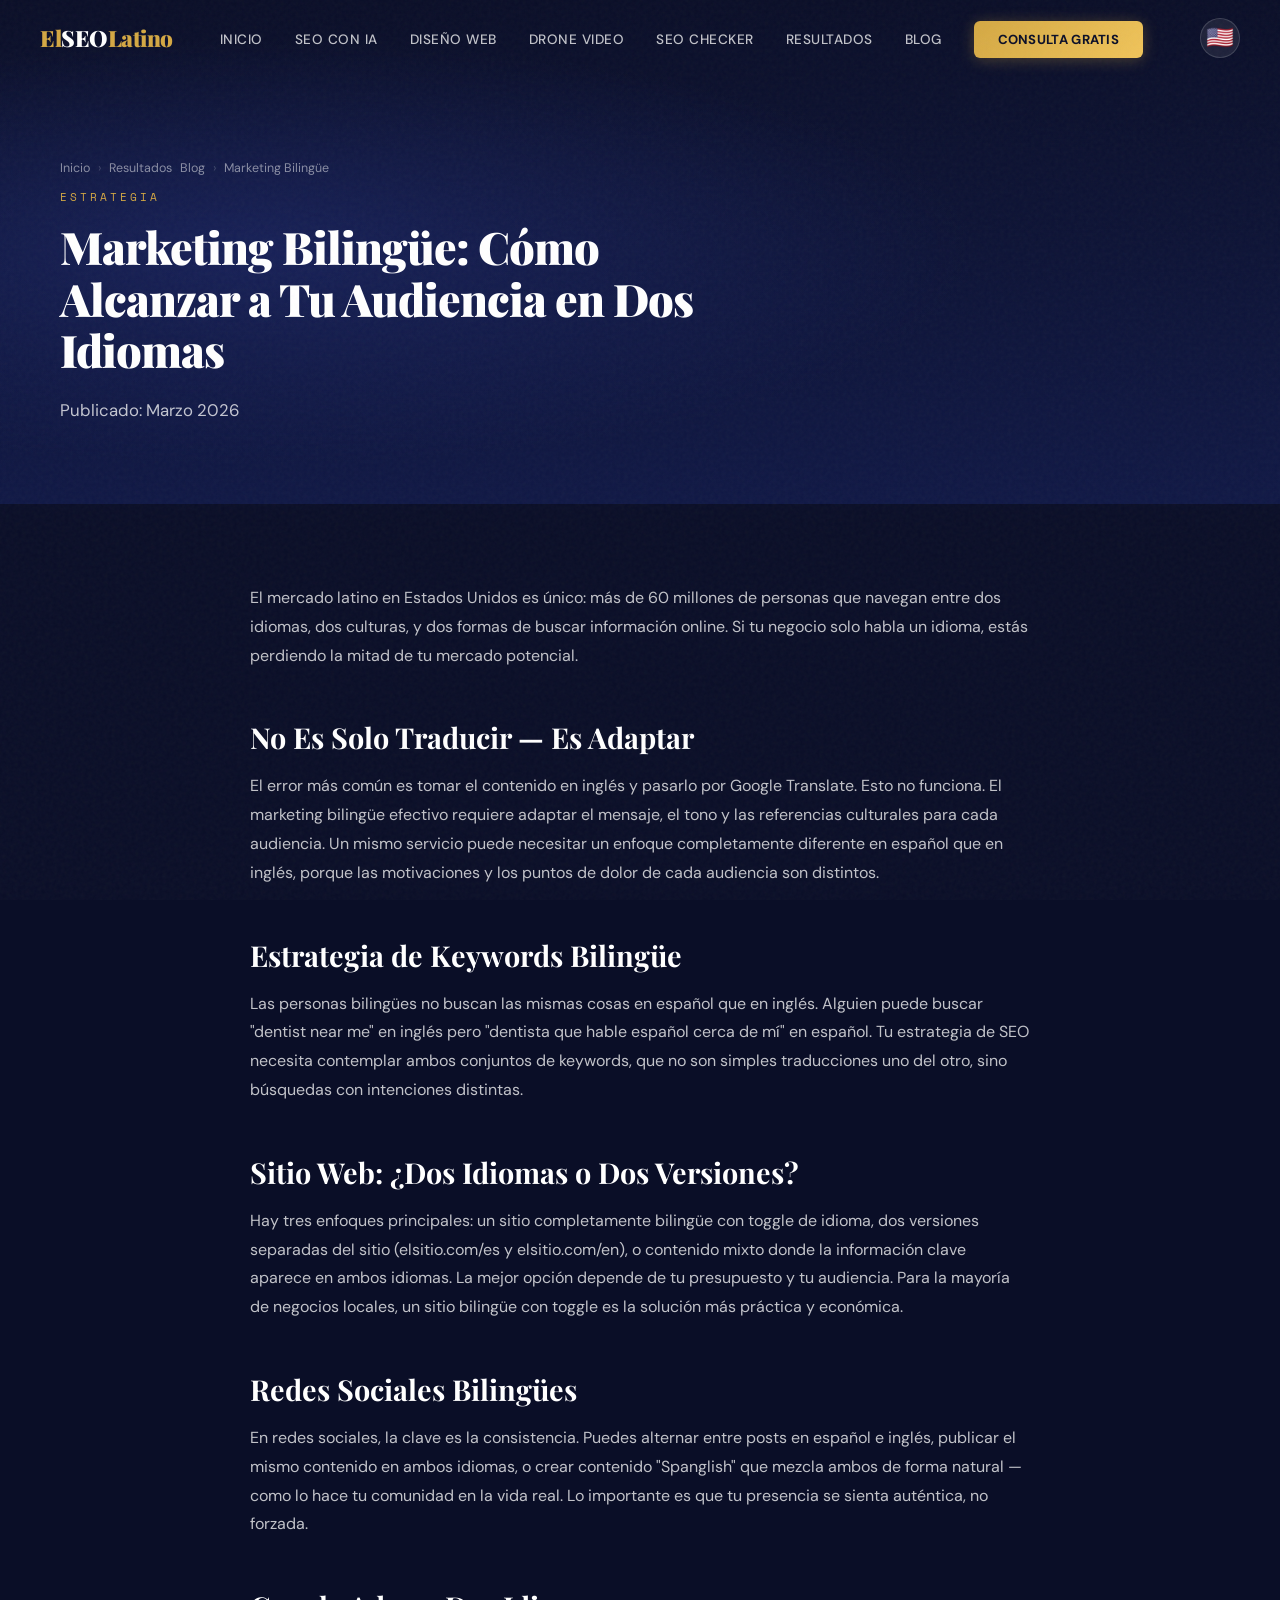
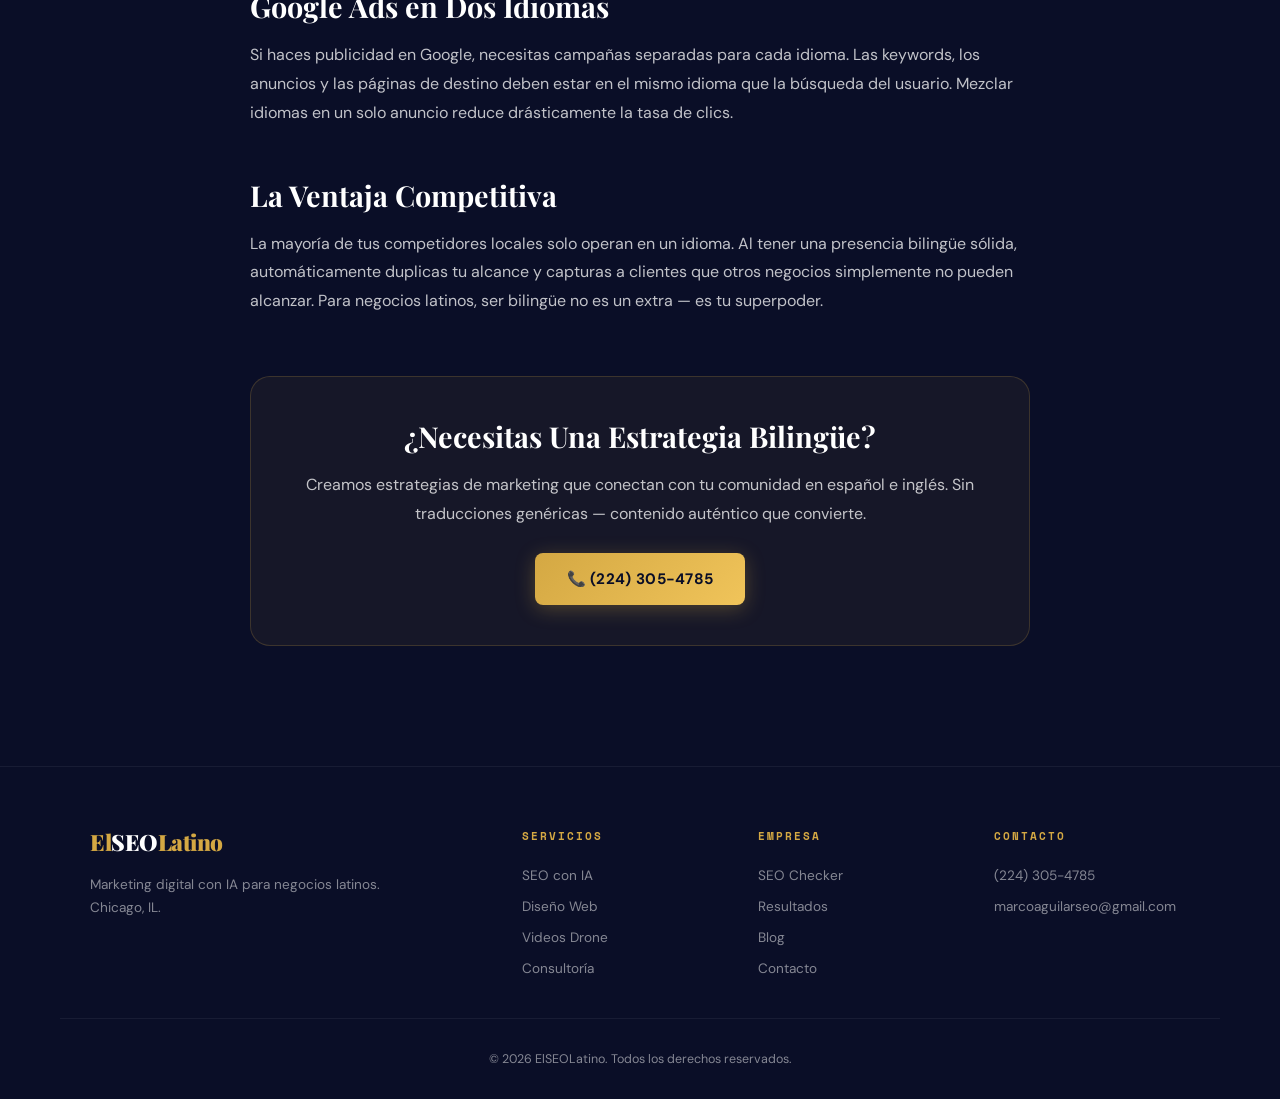
<file: blog-marketing-bilingue.html>
<!DOCTYPE html><html lang="es"><head><meta charset="UTF-8"><meta name="viewport" content="width=device-width, initial-scale=1.0"><title>Marketing Bilingüe: Cómo Alcanzar a Tu Audiencia en Dos Idiomas — ElSEOLatino</title><meta name="description" content="Estrategias probadas de marketing bilingüe para negocios latinos. Cómo crear contenido en español e inglés que conecta con ambas audiencias."><meta name="robots" content="index, follow"><link rel="canonical" href="https://elseolatino.com/blog-marketing-bilingue.html"><meta property="og:title" content="Marketing Bilingüe: Alcanza Tu Audiencia en Dos Idiomas"><meta property="og:image" content="https://elseolatino.com/blog-thumb.png"><meta property="og:url" content="https://elseolatino.com/blog-marketing-bilingue.html"><link rel="icon" type="image/x-icon" href="/favicon.ico"><meta name="theme-color" content="#0a0e27">
<script type="application/ld+json">{"@context":"https://schema.org","@type":"BlogPosting","headline":"Marketing Bilingüe: Cómo Alcanzar a Tu Audiencia en Dos Idiomas","author":{"@type":"Organization","name":"ElSEOLatino"},"publisher":{"@type":"Organization","name":"ElSEOLatino"},"datePublished":"2026-03-10","image":"https://elseolatino.com/blog-thumb.png","mainEntityOfPage":"https://elseolatino.com/blog-marketing-bilingue.html"}</script>
<link rel="preconnect" href="https://fonts.googleapis.com"><link rel="preconnect" href="https://fonts.gstatic.com" crossorigin><link href="https://fonts.googleapis.com/css2?family=Playfair+Display:ital,wght@0,400;0,700;0,900;1,400;1,700&family=DM+Sans:wght@400;500;600;700&family=Space+Mono:wght@400;700&display=swap" rel="stylesheet"><link rel="stylesheet" href="/styles.css"></head><body><a href="#main-content" class="skip-link">Saltar al contenido</a><header><nav class="navbar" role="navigation"><a href="/" class="nav-logo"><span class="nav-logo-text"><span class="gold">El</span>SEO<span class="gold">Latino</span></span></a><ul class="nav-links"><li><a href="/" data-es="Inicio" data-en="Home">Inicio</a></li><li><a href="/seo-con-ia.html" data-es="SEO con IA" data-en="AI SEO">SEO con IA</a></li><li><a href="/diseno-web.html" data-es="Diseño Web" data-en="Web Design">Diseño Web</a></li><li><a href="/videos-drone.html" data-es="Drone Video" data-en="Drone Video">Drone Video</a></li><li><a href="/seo-checker.html" data-es="SEO Checker" data-en="SEO Checker">SEO Checker</a></li><li><a href="/#resultados" data-es="Resultados" data-en="Results">Resultados</a></li><li><a href="/blog.html" data-es="Blog" data-en="Blog">Blog</a></li><li><a href="/#contacto" class="nav-cta" data-es="Consulta Gratis" data-en="Free Consult">Consulta Gratis</a></li></ul><button class="lang-toggle" aria-label="Switch to English"><span class="lang-flag">🇺🇸</span></button>
    <button class="menu-toggle" aria-label="Abrir menú" aria-expanded="false"><span></span><span></span><span></span></button></nav></header>
<main id="main-content">
<section class="service-hero"><nav class="breadcrumbs" aria-label="Breadcrumb"><ol><li><a href="/" data-es="Inicio" data-en="Home">Inicio</a></li><li class="sep">›</li><li><a href="/#resultados" data-es="Resultados" data-en="Results">Resultados</a></li><li><a href="/blog.html">Blog</a></li><li class="sep">›</li><li aria-current="page">Marketing Bilingüe</li></ol></nav><p class="section-eyebrow">Estrategia</p><h1 class="section-title">Marketing Bilingüe: Cómo Alcanzar a Tu Audiencia en Dos Idiomas</h1><p class="section-subtitle">Publicado: Marzo 2026</p></section>
<div class="service-content">
<p>El mercado latino en Estados Unidos es único: más de 60 millones de personas que navegan entre dos idiomas, dos culturas, y dos formas de buscar información online. Si tu negocio solo habla un idioma, estás perdiendo la mitad de tu mercado potencial.</p>

<h2>No Es Solo Traducir — Es Adaptar</h2>
<p>El error más común es tomar el contenido en inglés y pasarlo por Google Translate. Esto no funciona. El marketing bilingüe efectivo requiere adaptar el mensaje, el tono y las referencias culturales para cada audiencia. Un mismo servicio puede necesitar un enfoque completamente diferente en español que en inglés, porque las motivaciones y los puntos de dolor de cada audiencia son distintos.</p>

<h2>Estrategia de Keywords Bilingüe</h2>
<p>Las personas bilingües no buscan las mismas cosas en español que en inglés. Alguien puede buscar "dentist near me" en inglés pero "dentista que hable español cerca de mí" en español. Tu estrategia de SEO necesita contemplar ambos conjuntos de keywords, que no son simples traducciones uno del otro, sino búsquedas con intenciones distintas.</p>

<h2>Sitio Web: ¿Dos Idiomas o Dos Versiones?</h2>
<p>Hay tres enfoques principales: un sitio completamente bilingüe con toggle de idioma, dos versiones separadas del sitio (elsitio.com/es y elsitio.com/en), o contenido mixto donde la información clave aparece en ambos idiomas. La mejor opción depende de tu presupuesto y tu audiencia. Para la mayoría de negocios locales, un sitio bilingüe con toggle es la solución más práctica y económica.</p>

<h2>Redes Sociales Bilingües</h2>
<p>En redes sociales, la clave es la consistencia. Puedes alternar entre posts en español e inglés, publicar el mismo contenido en ambos idiomas, o crear contenido "Spanglish" que mezcla ambos de forma natural — como lo hace tu comunidad en la vida real. Lo importante es que tu presencia se sienta auténtica, no forzada.</p>

<h2>Google Ads en Dos Idiomas</h2>
<p>Si haces publicidad en Google, necesitas campañas separadas para cada idioma. Las keywords, los anuncios y las páginas de destino deben estar en el mismo idioma que la búsqueda del usuario. Mezclar idiomas en un solo anuncio reduce drásticamente la tasa de clics.</p>

<h2>La Ventaja Competitiva</h2>
<p>La mayoría de tus competidores locales solo operan en un idioma. Al tener una presencia bilingüe sólida, automáticamente duplicas tu alcance y capturas a clientes que otros negocios simplemente no pueden alcanzar. Para negocios latinos, ser bilingüe no es un extra — es tu superpoder.</p>

<div class="service-cta-box"><h2>¿Necesitas Una Estrategia Bilingüe?</h2><p>Creamos estrategias de marketing que conectan con tu comunidad en español e inglés. Sin traducciones genéricas — contenido auténtico que convierte.</p><div style="margin-top:24px;"><a href="tel:+12243054785" class="btn-primary"><span data-es="📞 (224) 305-4785" data-en="📞 (224) 305-4785">📞 (224) 305-4785</span></a></div></div>
</div></main>
<footer class="footer"><div class="footer-grid"><div class="footer-brand"><span class="nav-logo-text"><span class="gold">El</span>SEO<span class="gold">Latino</span></span><p><span data-es="Marketing digital con IA para negocios latinos. Chicago, IL." data-en="AI-powered digital marketing for Latino businesses. Chicago, IL.">Marketing digital con IA para negocios latinos. Chicago, IL.</span></p></div><div><h4 data-es="Servicios" data-en="Services">Servicios</h4><ul class="footer-links"><li><a href="/seo-con-ia.html" data-es="SEO con IA" data-en="AI SEO">SEO con IA</a></li><li><a href="/diseno-web.html" data-es="Diseño Web" data-en="Web Design">Diseño Web</a></li><li><a href="/videos-drone.html">Videos Drone</a></li><li><a href="/consultoria-digital.html">Consultoría</a></li></ul></div><div><h4 data-es="Empresa" data-en="Company">Empresa</h4><ul class="footer-links"><li><a href="/seo-checker.html" data-es="SEO Checker" data-en="SEO Checker">SEO Checker</a></li><li><a href="/#resultados" data-es="Resultados" data-en="Results">Resultados</a></li><li><a href="/blog.html" data-es="Blog" data-en="Blog">Blog</a></li><li><a href="/#contacto">Contacto</a></li></ul></div><div><h4 data-es="Contacto" data-en="Contact">Contacto</h4><ul class="footer-links"><li><a href="tel:+12243054785">(224) 305-4785</a></li><li><a href="mailto:marcoaguilarseo@gmail.com">marcoaguilarseo@gmail.com</a></li></ul></div></div><div class="footer-bottom"><p><span data-es="© 2026 ElSEOLatino. Todos los derechos reservados." data-en="© 2026 ElSEOLatino. All rights reserved.">© 2026 ElSEOLatino. Todos los derechos reservados.</span></p></div></footer><script src="/main.js" defer></script></body></html>
</file>
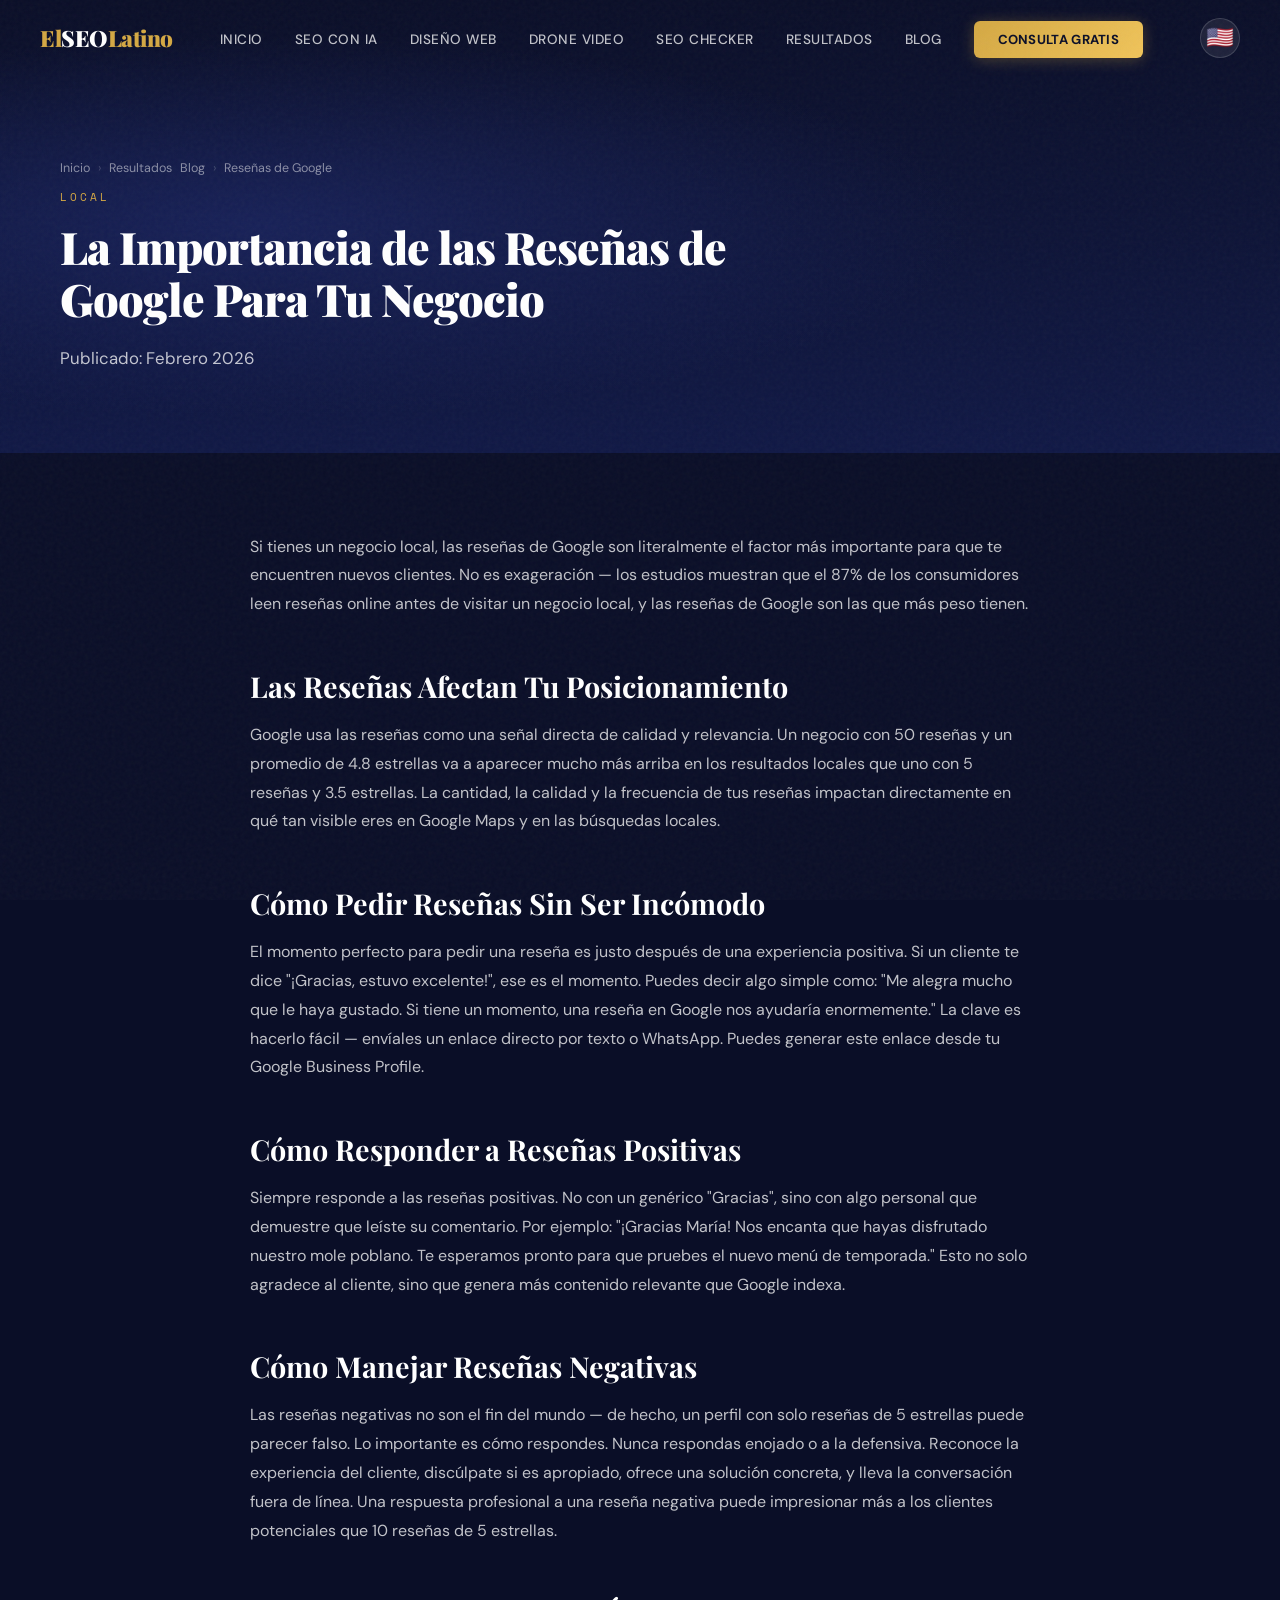
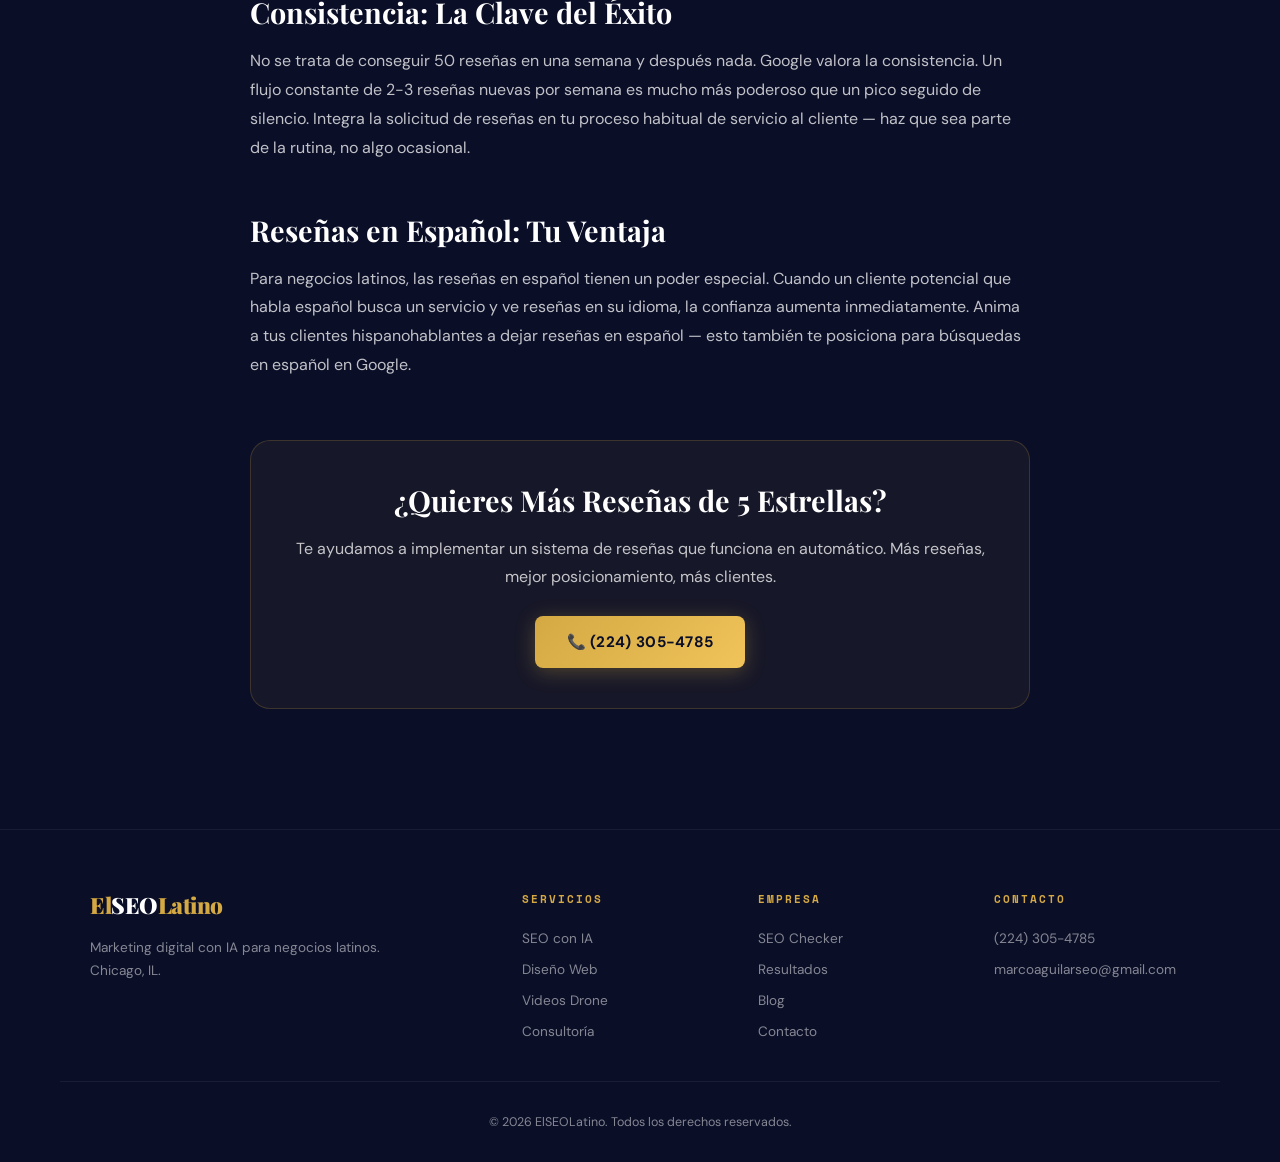
<file: blog-resenas-google.html>
<!DOCTYPE html><html lang="es"><head><meta charset="UTF-8"><meta name="viewport" content="width=device-width, initial-scale=1.0"><title>La Importancia de las Reseñas de Google Para Tu Negocio — ElSEOLatino</title><meta name="description" content="Las reseñas de Google son el factor #1 del SEO local. Aprende cómo conseguir más reseñas positivas y responder las negativas para hacer crecer tu negocio."><meta name="robots" content="index, follow"><link rel="canonical" href="https://elseolatino.com/blog-resenas-google.html"><meta property="og:title" content="La Importancia de las Reseñas de Google Para Tu Negocio"><meta property="og:image" content="https://elseolatino.com/blog-thumb.png"><meta property="og:url" content="https://elseolatino.com/blog-resenas-google.html"><link rel="icon" type="image/x-icon" href="/favicon.ico"><meta name="theme-color" content="#0a0e27">
<script type="application/ld+json">{"@context":"https://schema.org","@type":"BlogPosting","headline":"La Importancia de las Reseñas de Google Para Tu Negocio","author":{"@type":"Organization","name":"ElSEOLatino"},"publisher":{"@type":"Organization","name":"ElSEOLatino"},"datePublished":"2026-02-25","image":"https://elseolatino.com/blog-thumb.png","mainEntityOfPage":"https://elseolatino.com/blog-resenas-google.html"}</script>
<link rel="preconnect" href="https://fonts.googleapis.com"><link rel="preconnect" href="https://fonts.gstatic.com" crossorigin><link href="https://fonts.googleapis.com/css2?family=Playfair+Display:ital,wght@0,400;0,700;0,900;1,400;1,700&family=DM+Sans:wght@400;500;600;700&family=Space+Mono:wght@400;700&display=swap" rel="stylesheet"><link rel="stylesheet" href="/styles.css"></head><body><a href="#main-content" class="skip-link">Saltar al contenido</a><header><nav class="navbar" role="navigation"><a href="/" class="nav-logo"><span class="nav-logo-text"><span class="gold">El</span>SEO<span class="gold">Latino</span></span></a><ul class="nav-links"><li><a href="/" data-es="Inicio" data-en="Home">Inicio</a></li><li><a href="/seo-con-ia.html" data-es="SEO con IA" data-en="AI SEO">SEO con IA</a></li><li><a href="/diseno-web.html" data-es="Diseño Web" data-en="Web Design">Diseño Web</a></li><li><a href="/videos-drone.html" data-es="Drone Video" data-en="Drone Video">Drone Video</a></li><li><a href="/seo-checker.html" data-es="SEO Checker" data-en="SEO Checker">SEO Checker</a></li><li><a href="/#resultados" data-es="Resultados" data-en="Results">Resultados</a></li><li><a href="/blog.html" data-es="Blog" data-en="Blog">Blog</a></li><li><a href="/#contacto" class="nav-cta" data-es="Consulta Gratis" data-en="Free Consult">Consulta Gratis</a></li></ul><button class="lang-toggle" aria-label="Switch to English"><span class="lang-flag">🇺🇸</span></button>
    <button class="menu-toggle" aria-label="Abrir menú" aria-expanded="false"><span></span><span></span><span></span></button></nav></header>
<main id="main-content">
<section class="service-hero"><nav class="breadcrumbs" aria-label="Breadcrumb"><ol><li><a href="/" data-es="Inicio" data-en="Home">Inicio</a></li><li class="sep">›</li><li><a href="/#resultados" data-es="Resultados" data-en="Results">Resultados</a></li><li><a href="/blog.html">Blog</a></li><li class="sep">›</li><li aria-current="page">Reseñas de Google</li></ol></nav><p class="section-eyebrow">Local</p><h1 class="section-title">La Importancia de las Reseñas de Google Para Tu Negocio</h1><p class="section-subtitle">Publicado: Febrero 2026</p></section>
<div class="service-content">
<p>Si tienes un negocio local, las reseñas de Google son literalmente el factor más importante para que te encuentren nuevos clientes. No es exageración — los estudios muestran que el 87% de los consumidores leen reseñas online antes de visitar un negocio local, y las reseñas de Google son las que más peso tienen.</p>

<h2>Las Reseñas Afectan Tu Posicionamiento</h2>
<p>Google usa las reseñas como una señal directa de calidad y relevancia. Un negocio con 50 reseñas y un promedio de 4.8 estrellas va a aparecer mucho más arriba en los resultados locales que uno con 5 reseñas y 3.5 estrellas. La cantidad, la calidad y la frecuencia de tus reseñas impactan directamente en qué tan visible eres en Google Maps y en las búsquedas locales.</p>

<h2>Cómo Pedir Reseñas Sin Ser Incómodo</h2>
<p>El momento perfecto para pedir una reseña es justo después de una experiencia positiva. Si un cliente te dice "¡Gracias, estuvo excelente!", ese es el momento. Puedes decir algo simple como: "Me alegra mucho que le haya gustado. Si tiene un momento, una reseña en Google nos ayudaría enormemente." La clave es hacerlo fácil — envíales un enlace directo por texto o WhatsApp. Puedes generar este enlace desde tu Google Business Profile.</p>

<h2>Cómo Responder a Reseñas Positivas</h2>
<p>Siempre responde a las reseñas positivas. No con un genérico "Gracias", sino con algo personal que demuestre que leíste su comentario. Por ejemplo: "¡Gracias María! Nos encanta que hayas disfrutado nuestro mole poblano. Te esperamos pronto para que pruebes el nuevo menú de temporada." Esto no solo agradece al cliente, sino que genera más contenido relevante que Google indexa.</p>

<h2>Cómo Manejar Reseñas Negativas</h2>
<p>Las reseñas negativas no son el fin del mundo — de hecho, un perfil con solo reseñas de 5 estrellas puede parecer falso. Lo importante es cómo respondes. Nunca respondas enojado o a la defensiva. Reconoce la experiencia del cliente, discúlpate si es apropiado, ofrece una solución concreta, y lleva la conversación fuera de línea. Una respuesta profesional a una reseña negativa puede impresionar más a los clientes potenciales que 10 reseñas de 5 estrellas.</p>

<h2>Consistencia: La Clave del Éxito</h2>
<p>No se trata de conseguir 50 reseñas en una semana y después nada. Google valora la consistencia. Un flujo constante de 2-3 reseñas nuevas por semana es mucho más poderoso que un pico seguido de silencio. Integra la solicitud de reseñas en tu proceso habitual de servicio al cliente — haz que sea parte de la rutina, no algo ocasional.</p>

<h2>Reseñas en Español: Tu Ventaja</h2>
<p>Para negocios latinos, las reseñas en español tienen un poder especial. Cuando un cliente potencial que habla español busca un servicio y ve reseñas en su idioma, la confianza aumenta inmediatamente. Anima a tus clientes hispanohablantes a dejar reseñas en español — esto también te posiciona para búsquedas en español en Google.</p>

<div class="service-cta-box"><h2>¿Quieres Más Reseñas de 5 Estrellas?</h2><p>Te ayudamos a implementar un sistema de reseñas que funciona en automático. Más reseñas, mejor posicionamiento, más clientes.</p><div style="margin-top:24px;"><a href="tel:+12243054785" class="btn-primary"><span data-es="📞 (224) 305-4785" data-en="📞 (224) 305-4785">📞 (224) 305-4785</span></a></div></div>
</div></main>
<footer class="footer"><div class="footer-grid"><div class="footer-brand"><span class="nav-logo-text"><span class="gold">El</span>SEO<span class="gold">Latino</span></span><p><span data-es="Marketing digital con IA para negocios latinos. Chicago, IL." data-en="AI-powered digital marketing for Latino businesses. Chicago, IL.">Marketing digital con IA para negocios latinos. Chicago, IL.</span></p></div><div><h4 data-es="Servicios" data-en="Services">Servicios</h4><ul class="footer-links"><li><a href="/seo-con-ia.html" data-es="SEO con IA" data-en="AI SEO">SEO con IA</a></li><li><a href="/diseno-web.html" data-es="Diseño Web" data-en="Web Design">Diseño Web</a></li><li><a href="/videos-drone.html">Videos Drone</a></li><li><a href="/consultoria-digital.html">Consultoría</a></li></ul></div><div><h4 data-es="Empresa" data-en="Company">Empresa</h4><ul class="footer-links"><li><a href="/seo-checker.html" data-es="SEO Checker" data-en="SEO Checker">SEO Checker</a></li><li><a href="/#resultados" data-es="Resultados" data-en="Results">Resultados</a></li><li><a href="/blog.html" data-es="Blog" data-en="Blog">Blog</a></li><li><a href="/#contacto">Contacto</a></li></ul></div><div><h4 data-es="Contacto" data-en="Contact">Contacto</h4><ul class="footer-links"><li><a href="tel:+12243054785">(224) 305-4785</a></li><li><a href="mailto:marcoaguilarseo@gmail.com">marcoaguilarseo@gmail.com</a></li></ul></div></div><div class="footer-bottom"><p><span data-es="© 2026 ElSEOLatino. Todos los derechos reservados." data-en="© 2026 ElSEOLatino. All rights reserved.">© 2026 ElSEOLatino. Todos los derechos reservados.</span></p></div></footer><script src="/main.js" defer></script></body></html>
</file>
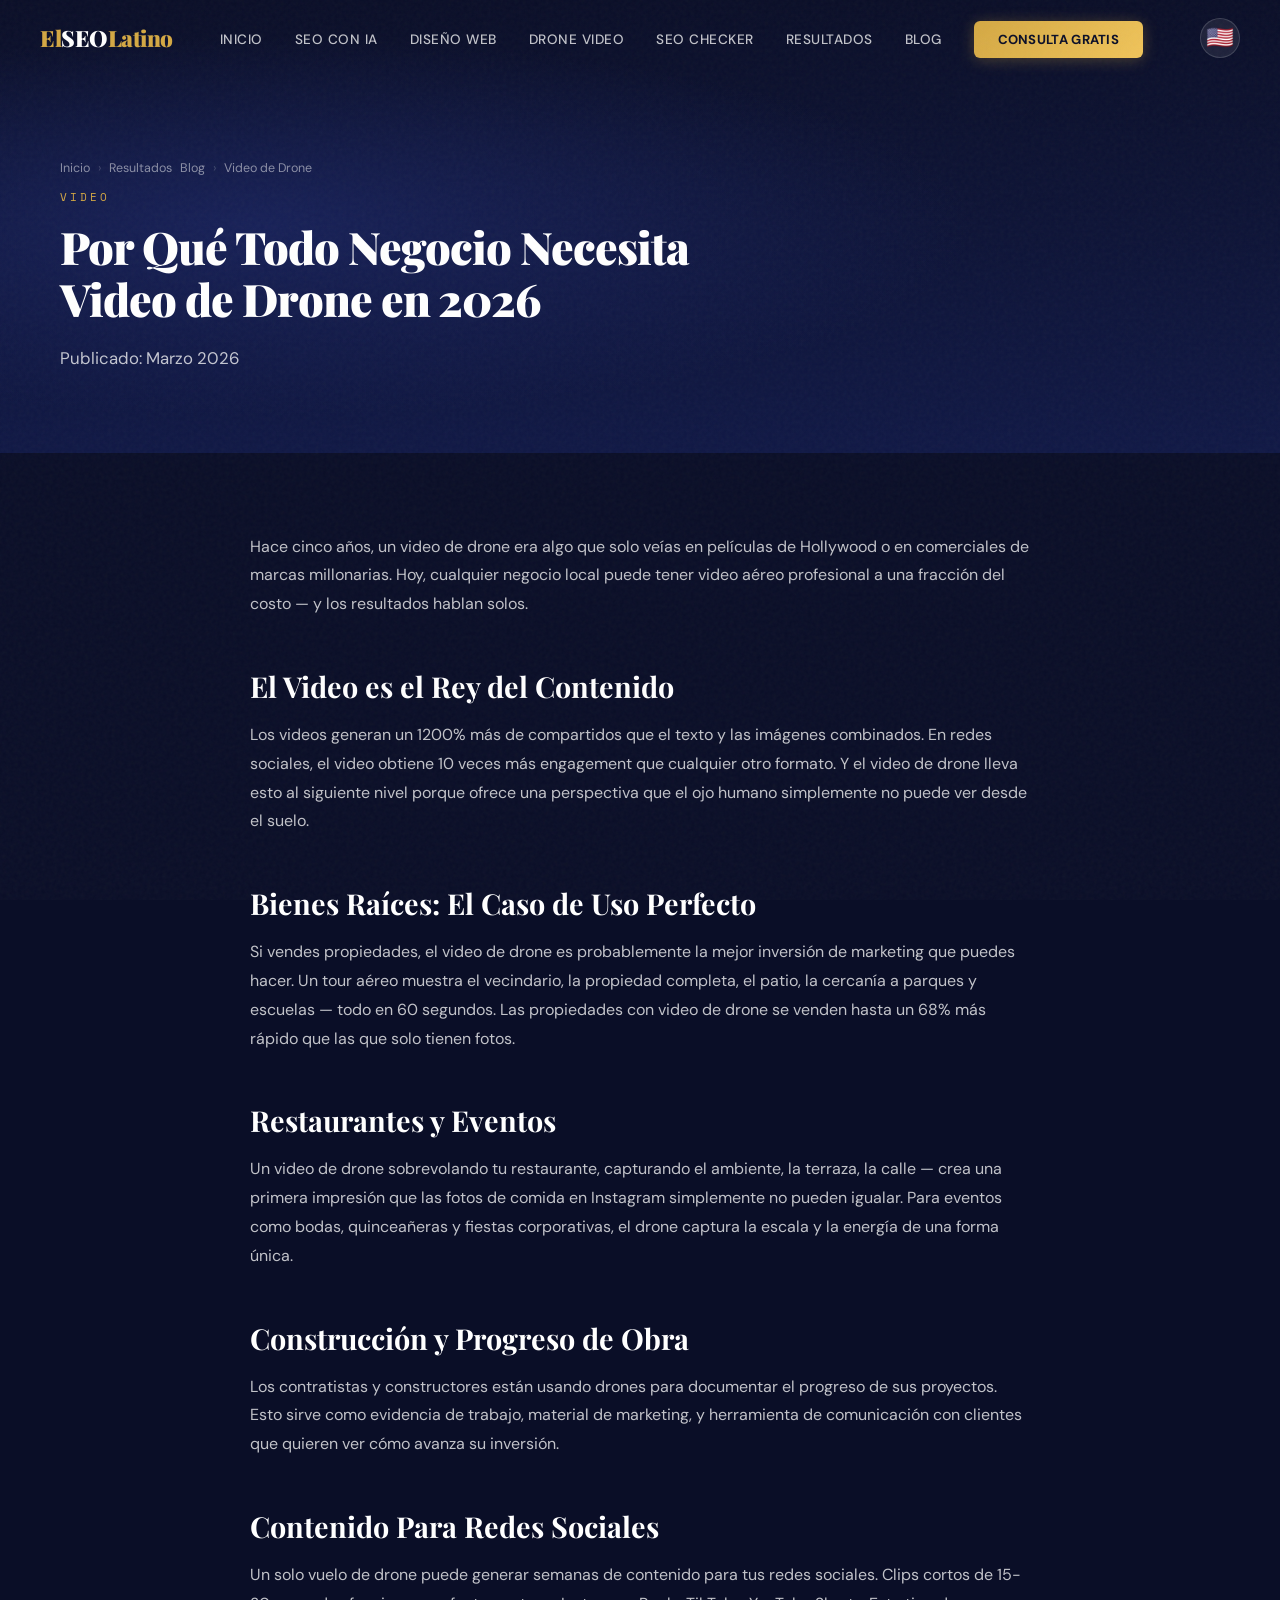
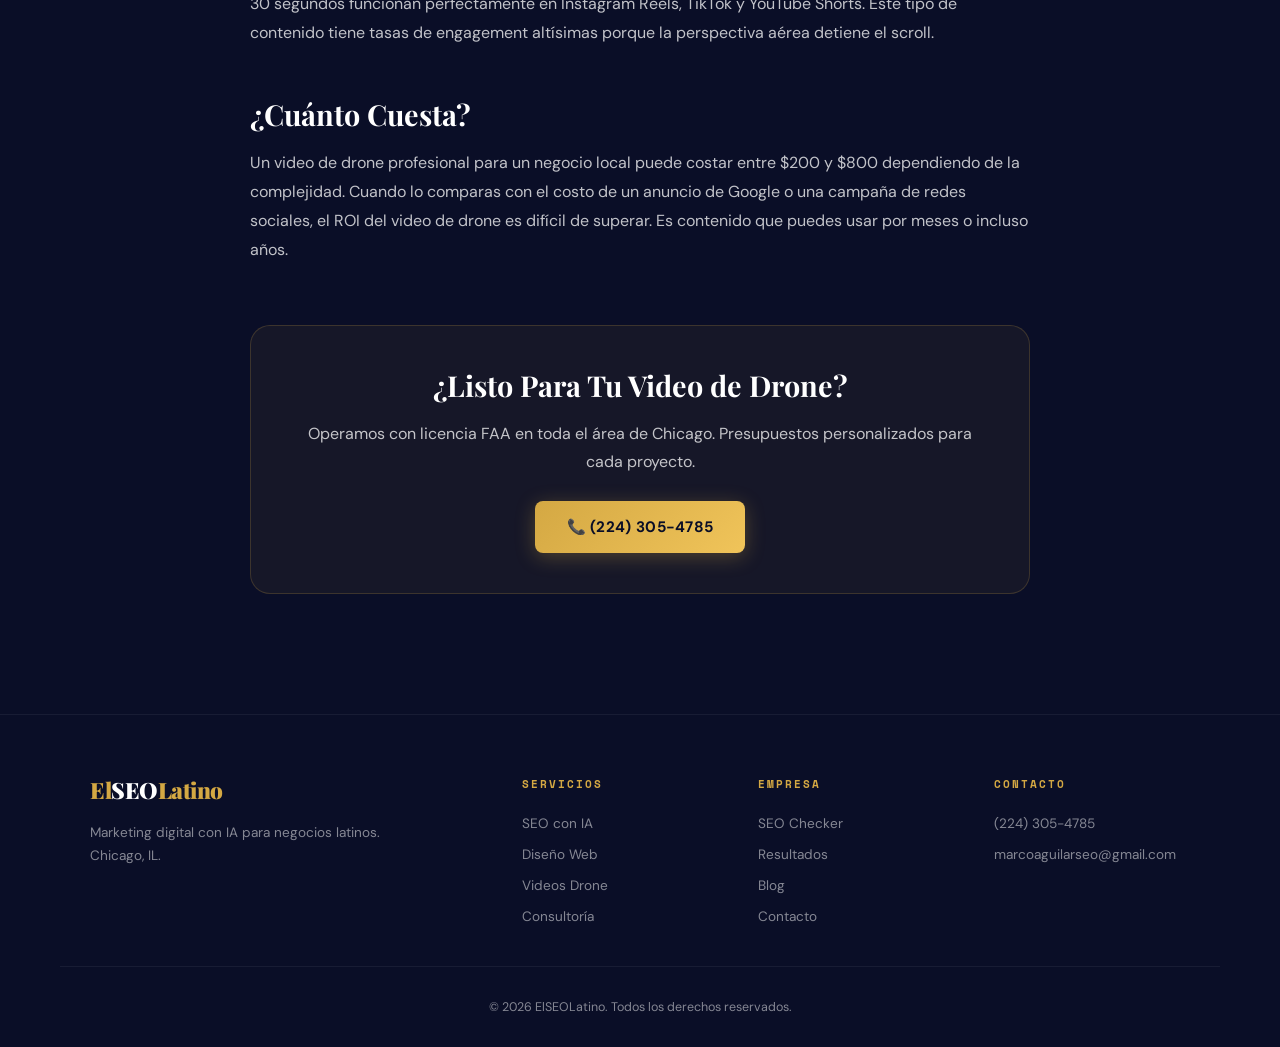
<file: blog-video-drone-negocios.html>
<!DOCTYPE html><html lang="es"><head><meta charset="UTF-8"><meta name="viewport" content="width=device-width, initial-scale=1.0"><title>Por Qué Todo Negocio Necesita Video de Drone en 2026 — ElSEOLatino</title><meta name="description" content="El video de drone ya no es solo para Hollywood. Descubre cómo los negocios locales latinos están usando video aéreo 4K para atraer más clientes."><meta name="robots" content="index, follow"><link rel="canonical" href="https://elseolatino.com/blog-video-drone-negocios.html"><meta property="og:title" content="Por Qué Todo Negocio Necesita Video de Drone en 2026"><meta property="og:image" content="https://elseolatino.com/blog-thumb.png"><meta property="og:url" content="https://elseolatino.com/blog-video-drone-negocios.html"><link rel="icon" type="image/x-icon" href="/favicon.ico"><meta name="theme-color" content="#0a0e27">
<script type="application/ld+json">{"@context":"https://schema.org","@type":"BlogPosting","headline":"Por Qué Todo Negocio Necesita Video de Drone en 2026","author":{"@type":"Organization","name":"ElSEOLatino"},"publisher":{"@type":"Organization","name":"ElSEOLatino"},"datePublished":"2026-03-18","image":"https://elseolatino.com/blog-thumb.png","mainEntityOfPage":"https://elseolatino.com/blog-video-drone-negocios.html"}</script>
<link rel="preconnect" href="https://fonts.googleapis.com"><link rel="preconnect" href="https://fonts.gstatic.com" crossorigin><link href="https://fonts.googleapis.com/css2?family=Playfair+Display:ital,wght@0,400;0,700;0,900;1,400;1,700&family=DM+Sans:wght@400;500;600;700&family=Space+Mono:wght@400;700&display=swap" rel="stylesheet"><link rel="stylesheet" href="/styles.css"></head><body><a href="#main-content" class="skip-link">Saltar al contenido</a><header><nav class="navbar" role="navigation"><a href="/" class="nav-logo"><span class="nav-logo-text"><span class="gold">El</span>SEO<span class="gold">Latino</span></span></a><ul class="nav-links"><li><a href="/" data-es="Inicio" data-en="Home">Inicio</a></li><li><a href="/seo-con-ia.html" data-es="SEO con IA" data-en="AI SEO">SEO con IA</a></li><li><a href="/diseno-web.html" data-es="Diseño Web" data-en="Web Design">Diseño Web</a></li><li><a href="/videos-drone.html" data-es="Drone Video" data-en="Drone Video">Drone Video</a></li><li><a href="/seo-checker.html" data-es="SEO Checker" data-en="SEO Checker">SEO Checker</a></li><li><a href="/#resultados" data-es="Resultados" data-en="Results">Resultados</a></li><li><a href="/blog.html" data-es="Blog" data-en="Blog">Blog</a></li><li><a href="/#contacto" class="nav-cta" data-es="Consulta Gratis" data-en="Free Consult">Consulta Gratis</a></li></ul><button class="lang-toggle" aria-label="Switch to English"><span class="lang-flag">🇺🇸</span></button>
    <button class="menu-toggle" aria-label="Abrir menú" aria-expanded="false"><span></span><span></span><span></span></button></nav></header>
<main id="main-content">
<section class="service-hero"><nav class="breadcrumbs" aria-label="Breadcrumb"><ol><li><a href="/" data-es="Inicio" data-en="Home">Inicio</a></li><li class="sep">›</li><li><a href="/#resultados" data-es="Resultados" data-en="Results">Resultados</a></li><li><a href="/blog.html">Blog</a></li><li class="sep">›</li><li aria-current="page">Video de Drone</li></ol></nav><p class="section-eyebrow">Video</p><h1 class="section-title">Por Qué Todo Negocio Necesita Video de Drone en 2026</h1><p class="section-subtitle">Publicado: Marzo 2026</p></section>
<div class="service-content">
<p>Hace cinco años, un video de drone era algo que solo veías en películas de Hollywood o en comerciales de marcas millonarias. Hoy, cualquier negocio local puede tener video aéreo profesional a una fracción del costo — y los resultados hablan solos.</p>

<h2>El Video es el Rey del Contenido</h2>
<p>Los videos generan un 1200% más de compartidos que el texto y las imágenes combinados. En redes sociales, el video obtiene 10 veces más engagement que cualquier otro formato. Y el video de drone lleva esto al siguiente nivel porque ofrece una perspectiva que el ojo humano simplemente no puede ver desde el suelo.</p>

<h2>Bienes Raíces: El Caso de Uso Perfecto</h2>
<p>Si vendes propiedades, el video de drone es probablemente la mejor inversión de marketing que puedes hacer. Un tour aéreo muestra el vecindario, la propiedad completa, el patio, la cercanía a parques y escuelas — todo en 60 segundos. Las propiedades con video de drone se venden hasta un 68% más rápido que las que solo tienen fotos.</p>

<h2>Restaurantes y Eventos</h2>
<p>Un video de drone sobrevolando tu restaurante, capturando el ambiente, la terraza, la calle — crea una primera impresión que las fotos de comida en Instagram simplemente no pueden igualar. Para eventos como bodas, quinceañeras y fiestas corporativas, el drone captura la escala y la energía de una forma única.</p>

<h2>Construcción y Progreso de Obra</h2>
<p>Los contratistas y constructores están usando drones para documentar el progreso de sus proyectos. Esto sirve como evidencia de trabajo, material de marketing, y herramienta de comunicación con clientes que quieren ver cómo avanza su inversión.</p>

<h2>Contenido Para Redes Sociales</h2>
<p>Un solo vuelo de drone puede generar semanas de contenido para tus redes sociales. Clips cortos de 15-30 segundos funcionan perfectamente en Instagram Reels, TikTok y YouTube Shorts. Este tipo de contenido tiene tasas de engagement altísimas porque la perspectiva aérea detiene el scroll.</p>

<h2>¿Cuánto Cuesta?</h2>
<p>Un video de drone profesional para un negocio local puede costar entre $200 y $800 dependiendo de la complejidad. Cuando lo comparas con el costo de un anuncio de Google o una campaña de redes sociales, el ROI del video de drone es difícil de superar. Es contenido que puedes usar por meses o incluso años.</p>

<div class="service-cta-box"><h2>¿Listo Para Tu Video de Drone?</h2><p>Operamos con licencia FAA en toda el área de Chicago. Presupuestos personalizados para cada proyecto.</p><div style="margin-top:24px;"><a href="tel:+12243054785" class="btn-primary"><span data-es="📞 (224) 305-4785" data-en="📞 (224) 305-4785">📞 (224) 305-4785</span></a></div></div>
</div></main>
<footer class="footer"><div class="footer-grid"><div class="footer-brand"><span class="nav-logo-text"><span class="gold">El</span>SEO<span class="gold">Latino</span></span><p><span data-es="Marketing digital con IA para negocios latinos. Chicago, IL." data-en="AI-powered digital marketing for Latino businesses. Chicago, IL.">Marketing digital con IA para negocios latinos. Chicago, IL.</span></p></div><div><h4 data-es="Servicios" data-en="Services">Servicios</h4><ul class="footer-links"><li><a href="/seo-con-ia.html" data-es="SEO con IA" data-en="AI SEO">SEO con IA</a></li><li><a href="/diseno-web.html" data-es="Diseño Web" data-en="Web Design">Diseño Web</a></li><li><a href="/videos-drone.html">Videos Drone</a></li><li><a href="/consultoria-digital.html">Consultoría</a></li></ul></div><div><h4 data-es="Empresa" data-en="Company">Empresa</h4><ul class="footer-links"><li><a href="/seo-checker.html" data-es="SEO Checker" data-en="SEO Checker">SEO Checker</a></li><li><a href="/#resultados" data-es="Resultados" data-en="Results">Resultados</a></li><li><a href="/blog.html" data-es="Blog" data-en="Blog">Blog</a></li><li><a href="/#contacto">Contacto</a></li></ul></div><div><h4 data-es="Contacto" data-en="Contact">Contacto</h4><ul class="footer-links"><li><a href="tel:+12243054785">(224) 305-4785</a></li><li><a href="mailto:marcoaguilarseo@gmail.com">marcoaguilarseo@gmail.com</a></li></ul></div></div><div class="footer-bottom"><p><span data-es="© 2026 ElSEOLatino. Todos los derechos reservados." data-en="© 2026 ElSEOLatino. All rights reserved.">© 2026 ElSEOLatino. Todos los derechos reservados.</span></p></div></footer><script src="/main.js" defer></script></body></html>
</file>
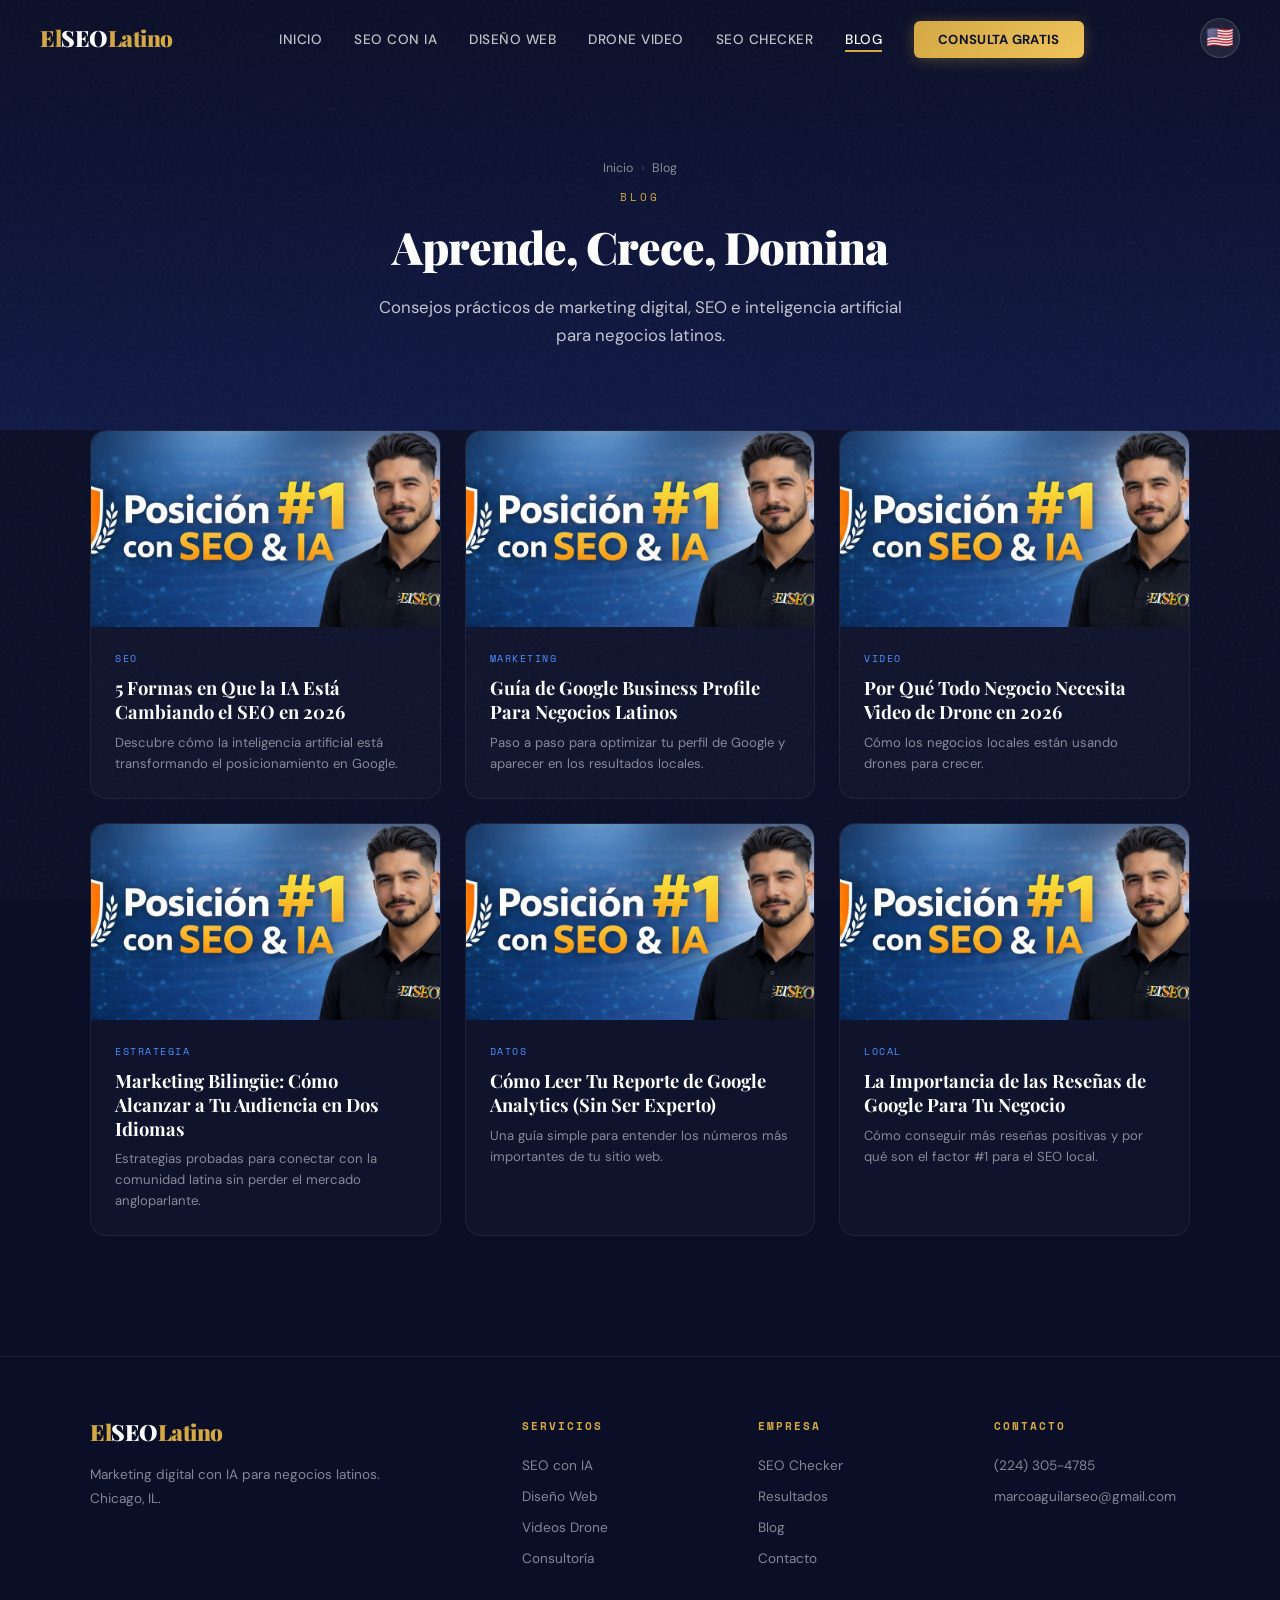
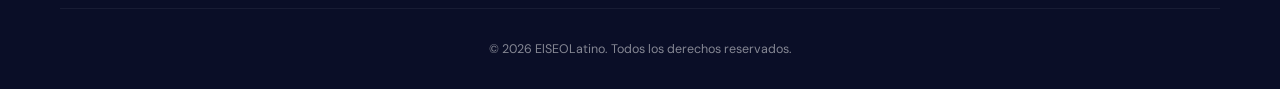
<file: blog.html>
<!DOCTYPE html><html lang="es"><head><meta charset="UTF-8"><meta name="viewport" content="width=device-width, initial-scale=1.0"><title>Blog — ElSEOLatino | Marketing Digital, SEO e IA Para Negocios Latinos</title><meta name="description" content="Artículos sobre SEO, marketing digital, inteligencia artificial y estrategias de crecimiento para negocios latinos en Estados Unidos."><meta name="robots" content="index, follow"><link rel="canonical" href="https://elseolatino.com/blog.html"><meta property="og:title" content="Blog — ElSEOLatino"><meta property="og:description" content="Artículos sobre SEO, marketing digital e IA para negocios latinos."><meta property="og:image" content="https://elseolatino.com/hero-bg.png"><meta property="og:url" content="https://elseolatino.com/blog.html"><link rel="icon" type="image/x-icon" href="/favicon.ico"><meta name="theme-color" content="#0a0e27"><link rel="alternate" hreflang="es" href="https://elseolatino.com/blog.html"><link rel="alternate" hreflang="x-default" href="https://elseolatino.com/blog.html"><script type="application/ld+json">{"@context":"https://schema.org","@type":"BreadcrumbList","itemListElement":[{"@type":"ListItem","position":1,"name":"Inicio","item":"https://elseolatino.com/"},{"@type":"ListItem","position":2,"name":"Blog","item":"https://elseolatino.com/blog.html"}]}</script><link rel="preconnect" href="https://fonts.googleapis.com"><link rel="preconnect" href="https://fonts.gstatic.com" crossorigin><link href="https://fonts.googleapis.com/css2?family=Playfair+Display:ital,wght@0,400;0,700;0,900;1,400;1,700&family=DM+Sans:wght@400;500;600;700&family=Space+Mono:wght@400;700&display=swap" rel="stylesheet"><link rel="stylesheet" href="/styles.css"></head><body><a href="#main-content" class="skip-link">Saltar al contenido</a><header><nav class="navbar" role="navigation" aria-label="Navegación principal"><a href="/" class="nav-logo"><span class="nav-logo-text"><span class="gold">El</span>SEO<span class="gold">Latino</span></span></a><ul class="nav-links"><li><a href="/" data-es="Inicio" data-en="Home">Inicio</a></li><li><a href="/seo-con-ia.html" data-es="SEO con IA" data-en="AI SEO">SEO con IA</a></li><li><a href="/diseno-web.html" data-es="Diseño Web" data-en="Web Design">Diseño Web</a></li><li><a href="/videos-drone.html" data-es="Drone Video" data-en="Drone Video">Drone Video</a></li><li><a href="/seo-checker.html" data-es="SEO Checker" data-en="SEO Checker">SEO Checker</a></li><li><a href="/blog.html" aria-current="page" data-es="Blog" data-en="Blog">Blog</a></li><li><a href="/#contacto" class="nav-cta" data-es="Consulta Gratis" data-en="Free Consult">Consulta Gratis</a></li></ul><button class="lang-toggle" aria-label="Switch to English"><span class="lang-flag">🇺🇸</span></button>
    <button class="menu-toggle" aria-label="Abrir menú" aria-expanded="false"><span></span><span></span><span></span></button></nav></header>
<main id="main-content"><section class="blog-hero"><nav class="breadcrumbs" aria-label="Breadcrumb" style="justify-content:center;"><ol style="justify-content:center;"><li><a href="/" data-es="Inicio" data-en="Home">Inicio</a></li><li class="sep">›</li><li aria-current="page">Blog</li></ol></nav><p class="section-eyebrow" data-es="Blog" data-en="Blog">Blog</p><h1 class="section-title" data-es="Aprende, Crece, Domina" data-en="Learn, Grow, Dominate">Aprende, Crece, Domina</h1><p class="section-subtitle" style="margin:0 auto;"><span data-es="Consejos prácticos de marketing digital, SEO e inteligencia artificial para negocios latinos." data-en="Practical digital marketing, SEO, and AI tips for Latino businesses.">Consejos prácticos de marketing digital, SEO e inteligencia artificial para negocios latinos.</span></p></section>
<section class="blog-section"><div class="blog-grid">
<a href="/blog-ia-seo-2026.html" class="blog-card reveal"><div class="blog-card-img"><img src="/blog-thumb.png" alt="ElSEOLatino - SEO e IA" loading="lazy" width="600" height="338"></div><div class="blog-card-body"><div class="blog-card-tag">SEO</div><h2>5 Formas en Que la IA Está Cambiando el SEO en 2026</h2><p>Descubre cómo la inteligencia artificial está transformando el posicionamiento en Google.</p></div></a>
<a href="/blog-google-business-latinos.html" class="blog-card reveal"><div class="blog-card-img"><img src="/blog-thumb.png" alt="ElSEOLatino - Marketing Digital" loading="lazy" width="600" height="338"></div><div class="blog-card-body"><div class="blog-card-tag">Marketing</div><h2>Guía de Google Business Profile Para Negocios Latinos</h2><p>Paso a paso para optimizar tu perfil de Google y aparecer en los resultados locales.</p></div></a>
<a href="/blog-video-drone-negocios.html" class="blog-card reveal"><div class="blog-card-img"><img src="/blog-thumb.png" alt="ElSEOLatino - Video Drone" loading="lazy" width="600" height="338"></div><div class="blog-card-body"><div class="blog-card-tag">Video</div><h2>Por Qué Todo Negocio Necesita Video de Drone en 2026</h2><p>Cómo los negocios locales están usando drones para crecer.</p></div></a>
<a href="/blog-marketing-bilingue.html" class="blog-card reveal"><div class="blog-card-img"><img src="/blog-thumb.png" alt="ElSEOLatino - Estrategia" loading="lazy" width="600" height="338"></div><div class="blog-card-body"><div class="blog-card-tag">Estrategia</div><h2>Marketing Bilingüe: Cómo Alcanzar a Tu Audiencia en Dos Idiomas</h2><p>Estrategias probadas para conectar con la comunidad latina sin perder el mercado angloparlante.</p></div></a>
<a href="/blog-google-analytics-guia.html" class="blog-card reveal"><div class="blog-card-img"><img src="/blog-thumb.png" alt="ElSEOLatino - Analytics" loading="lazy" width="600" height="338"></div><div class="blog-card-body"><div class="blog-card-tag">Datos</div><h2>Cómo Leer Tu Reporte de Google Analytics (Sin Ser Experto)</h2><p>Una guía simple para entender los números más importantes de tu sitio web.</p></div></a>
<a href="/blog-resenas-google.html" class="blog-card reveal"><div class="blog-card-img"><img src="/blog-thumb.png" alt="ElSEOLatino - Reseñas Google" loading="lazy" width="600" height="338"></div><div class="blog-card-body"><div class="blog-card-tag">Local</div><h2>La Importancia de las Reseñas de Google Para Tu Negocio</h2><p>Cómo conseguir más reseñas positivas y por qué son el factor #1 para el SEO local.</p></div></a>
</div></section></main>
<footer class="footer"><div class="footer-grid"><div class="footer-brand"><span class="nav-logo-text"><span class="gold">El</span>SEO<span class="gold">Latino</span></span><p><span data-es="Marketing digital con IA para negocios latinos. Chicago, IL." data-en="AI-powered digital marketing for Latino businesses. Chicago, IL.">Marketing digital con IA para negocios latinos. Chicago, IL.</span></p></div><div><h4 data-es="Servicios" data-en="Services">Servicios</h4><ul class="footer-links"><li><a href="/seo-con-ia.html" data-es="SEO con IA" data-en="AI SEO">SEO con IA</a></li><li><a href="/diseno-web.html" data-es="Diseño Web" data-en="Web Design">Diseño Web</a></li><li><a href="/videos-drone.html">Videos Drone</a></li><li><a href="/consultoria-digital.html">Consultoría</a></li></ul></div><div><h4 data-es="Empresa" data-en="Company">Empresa</h4><ul class="footer-links"><li><a href="/seo-checker.html" data-es="SEO Checker" data-en="SEO Checker">SEO Checker</a></li><li><a href="/#resultados" data-es="Resultados" data-en="Results">Resultados</a></li><li><a href="/blog.html" data-es="Blog" data-en="Blog">Blog</a></li><li><a href="/#contacto">Contacto</a></li></ul></div><div><h4 data-es="Contacto" data-en="Contact">Contacto</h4><ul class="footer-links"><li><a href="tel:+12243054785">(224) 305-4785</a></li><li><a href="mailto:marcoaguilarseo@gmail.com">marcoaguilarseo@gmail.com</a></li></ul></div></div><div class="footer-bottom"><p><span data-es="© 2026 ElSEOLatino. Todos los derechos reservados." data-en="© 2026 ElSEOLatino. All rights reserved.">© 2026 ElSEOLatino. Todos los derechos reservados.</span></p></div></footer><script src="/main.js" defer></script></body></html>
</file>
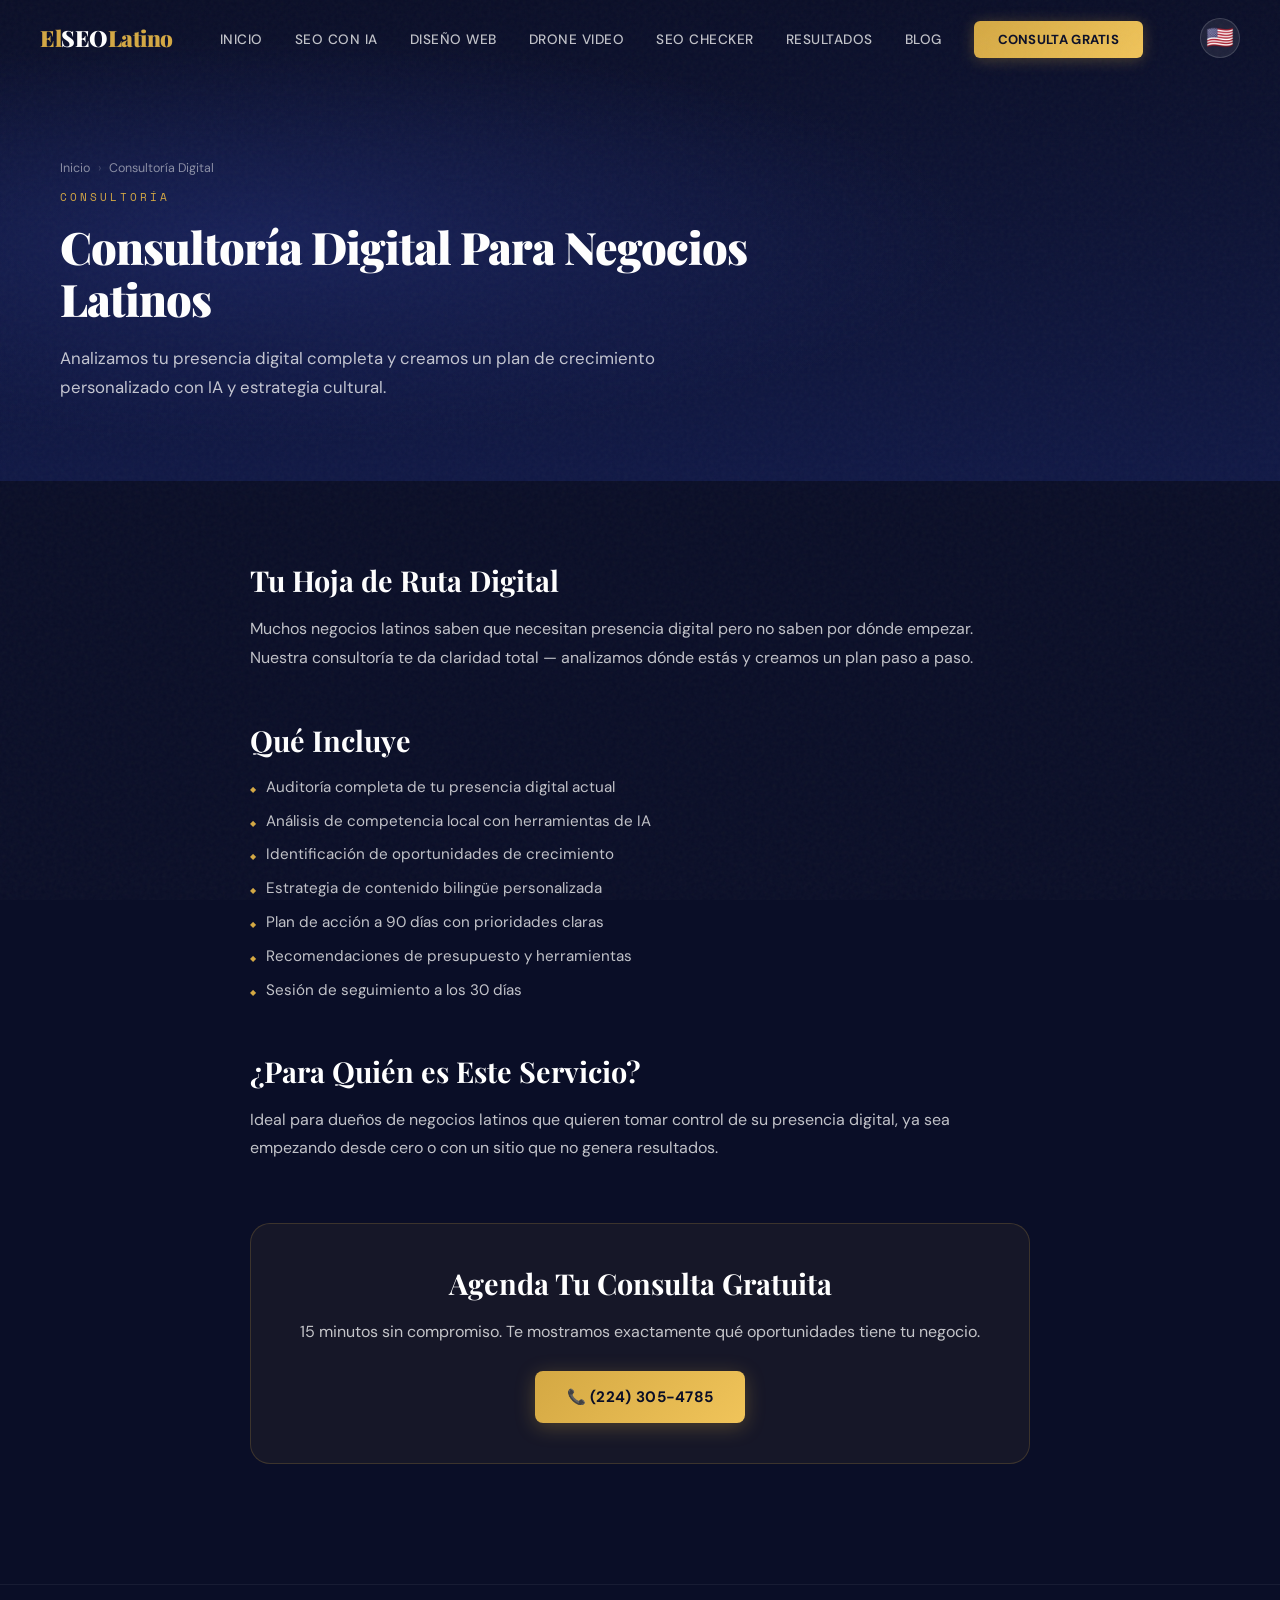
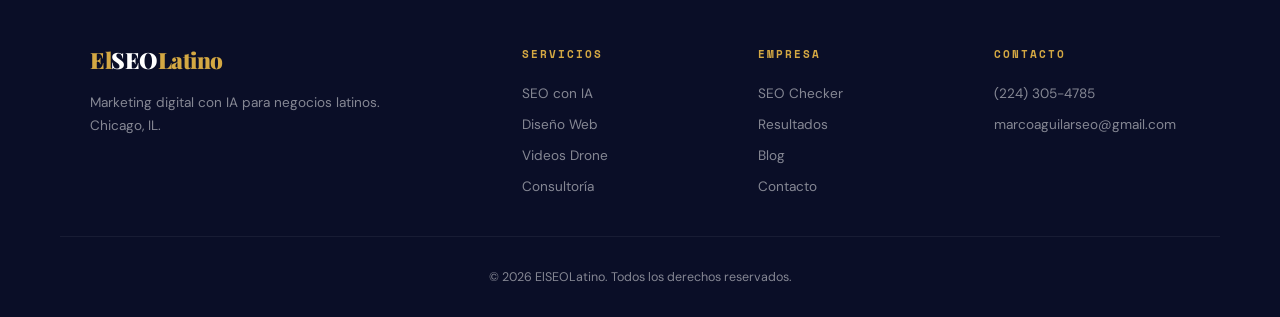
<file: consultoria-digital.html>
<!DOCTYPE html><html lang="es"><head><meta charset="UTF-8"><meta name="viewport" content="width=device-width, initial-scale=1.0"><title>Consultoría Digital — ElSEOLatino | Estrategia Para Negocios Latinos</title><meta name="description" content="Consultoría digital personalizada para negocios latinos. Auditoría completa, estrategia de contenido, análisis de competencia con IA y plan de crecimiento a 90 días."><meta name="robots" content="index, follow"><link rel="canonical" href="https://elseolatino.com/consultoria-digital.html"><meta property="og:title" content="Consultoría Digital — ElSEOLatino"><meta property="og:description" content="Estrategia digital personalizada para negocios latinos."><meta property="og:image" content="https://elseolatino.com/hero-bg.png"><meta property="og:url" content="https://elseolatino.com/consultoria-digital.html"><link rel="icon" type="image/x-icon" href="/favicon.ico"><meta name="theme-color" content="#0a0e27"><link rel="alternate" hreflang="es" href="https://elseolatino.com/consultoria-digital.html"><link rel="alternate" hreflang="x-default" href="https://elseolatino.com/consultoria-digital.html"><script type="application/ld+json">{"@context":"https://schema.org","@type":"Service","name":"Consultoría Digital","provider":{"@type":"Organization","name":"ElSEOLatino","url":"https://elseolatino.com"},"serviceType":"Digital Marketing Consulting"}</script><script type="application/ld+json">{"@context":"https://schema.org","@type":"BreadcrumbList","itemListElement":[{"@type":"ListItem","position":1,"name":"Inicio","item":"https://elseolatino.com/"},{"@type":"ListItem","position":2,"name":"Consultoría Digital","item":"https://elseolatino.com/consultoria-digital.html"}]}</script><link rel="preconnect" href="https://fonts.googleapis.com"><link rel="preconnect" href="https://fonts.gstatic.com" crossorigin><link href="https://fonts.googleapis.com/css2?family=Playfair+Display:ital,wght@0,400;0,700;0,900;1,400;1,700&family=DM+Sans:wght@400;500;600;700&family=Space+Mono:wght@400;700&display=swap" rel="stylesheet"><link rel="stylesheet" href="/styles.css"></head><body><a href="#main-content" class="skip-link">Saltar al contenido</a><header><nav class="navbar" role="navigation" aria-label="Navegación principal"><a href="/" class="nav-logo"><span class="nav-logo-text"><span class="gold">El</span>SEO<span class="gold">Latino</span></span></a><ul class="nav-links"><li><a href="/" data-es="Inicio" data-en="Home">Inicio</a></li><li><a href="/seo-con-ia.html" data-es="SEO con IA" data-en="AI SEO">SEO con IA</a></li><li><a href="/diseno-web.html" data-es="Diseño Web" data-en="Web Design">Diseño Web</a></li><li><a href="/videos-drone.html" data-es="Drone Video" data-en="Drone Video">Drone Video</a></li><li><a href="/seo-checker.html" data-es="SEO Checker" data-en="SEO Checker">SEO Checker</a></li><li><a href="/#resultados" data-es="Resultados" data-en="Results">Resultados</a></li><li><a href="/blog.html" data-es="Blog" data-en="Blog">Blog</a></li><li><a href="/#contacto" class="nav-cta" data-es="Consulta Gratis" data-en="Free Consult">Consulta Gratis</a></li></ul><button class="lang-toggle" aria-label="Switch to English"><span class="lang-flag">🇺🇸</span></button>
    <button class="menu-toggle" aria-label="Abrir menú" aria-expanded="false"><span></span><span></span><span></span></button></nav></header>
<main id="main-content"><section class="service-hero"><nav class="breadcrumbs" aria-label="Breadcrumb"><ol><li><a href="/" data-es="Inicio" data-en="Home">Inicio</a></li><li class="sep">›</li><li aria-current="page">Consultoría Digital</li></ol></nav><p class="section-eyebrow" data-es="Consultoría" data-en="Consulting">Consultoría</p><h1 class="section-title" data-es="Consultoría Digital Para Negocios Latinos" data-en="Digital Consulting for Latino Businesses">Consultoría Digital Para Negocios Latinos</h1><p class="section-subtitle" data-es="Analizamos tu presencia digital completa y creamos un plan de crecimiento personalizado con IA y estrategia cultural." data-en="We analyze your complete digital presence and create a personalized growth plan with AI and cultural strategy.">Analizamos tu presencia digital completa y creamos un plan de crecimiento personalizado con IA y estrategia cultural.</p></section>
<div class="service-content"><h2 data-es="Tu Hoja de Ruta Digital" data-en="Your Digital Roadmap">Tu Hoja de Ruta Digital</h2><p><span data-es="Muchos negocios latinos saben que necesitan presencia digital pero no saben por dónde empezar. Nuestra consultoría te da claridad total — analizamos dónde estás y creamos un plan paso a paso." data-en="Many Latino businesses know they need a digital presence but don't know where to start. Our consulting gives you total clarity — we analyze where you are and create a step-by-step plan.">Muchos negocios latinos saben que necesitan presencia digital pero no saben por dónde empezar. Nuestra consultoría te da claridad total — analizamos dónde estás y creamos un plan paso a paso.</span></p><h2 data-es="Qué Incluye" data-en="What's Included">Qué Incluye</h2><ul><li data-es="Auditoría completa de tu presencia digital actual" data-en="Complete audit of your current digital presence">Auditoría completa de tu presencia digital actual</li><li data-es="Análisis de competencia local con herramientas de IA" data-en="Local competitor analysis with AI tools">Análisis de competencia local con herramientas de IA</li><li data-es="Identificación de oportunidades de crecimiento" data-en="Growth opportunity identification">Identificación de oportunidades de crecimiento</li><li data-es="Estrategia de contenido bilingüe personalizada" data-en="Personalized bilingual content strategy">Estrategia de contenido bilingüe personalizada</li><li data-es="Plan de acción a 90 días con prioridades claras" data-en="90-day action plan with clear priorities">Plan de acción a 90 días con prioridades claras</li><li data-es="Recomendaciones de presupuesto y herramientas" data-en="Budget and tools recommendations">Recomendaciones de presupuesto y herramientas</li><li data-es="Sesión de seguimiento a los 30 días" data-en="30-day follow-up session">Sesión de seguimiento a los 30 días</li></ul><h2 data-es="¿Para Quién es Este Servicio?" data-en="Who Is This Service For?">¿Para Quién es Este Servicio?</h2><p><span data-es="Ideal para dueños de negocios latinos que quieren tomar control de su presencia digital, ya sea empezando desde cero o con un sitio que no genera resultados." data-en="Ideal for Latino business owners who want to take control of their digital presence, whether starting from scratch or with a site that isn't generating results.">Ideal para dueños de negocios latinos que quieren tomar control de su presencia digital, ya sea empezando desde cero o con un sitio que no genera resultados.</span></p><div class="service-cta-box"><h2 data-es="Agenda Tu Consulta Gratuita" data-en="Schedule Your Free Consultation">Agenda Tu Consulta Gratuita</h2><p><span data-es="15 minutos sin compromiso. Te mostramos exactamente qué oportunidades tiene tu negocio." data-en="15 minutes, no commitment. We'll show you exactly what opportunities your business has.">15 minutos sin compromiso. Te mostramos exactamente qué oportunidades tiene tu negocio.</span></p><div style="margin-top:24px;"><a href="tel:+12243054785" class="btn-primary">📞 (224) 305-4785</a></div></div></div></main>
<footer class="footer"><div class="footer-grid"><div class="footer-brand"><span class="nav-logo-text"><span class="gold">El</span>SEO<span class="gold">Latino</span></span><p><span data-es="Marketing digital con IA para negocios latinos. Chicago, IL." data-en="AI-powered digital marketing for Latino businesses. Chicago, IL.">Marketing digital con IA para negocios latinos. Chicago, IL.</span></p></div><div><h4 data-es="Servicios" data-en="Services">Servicios</h4><ul class="footer-links"><li><a href="/seo-con-ia.html" data-es="SEO con IA" data-en="AI SEO">SEO con IA</a></li><li><a href="/diseno-web.html" data-es="Diseño Web" data-en="Web Design">Diseño Web</a></li><li><a href="/videos-drone.html">Videos Drone</a></li><li><a href="/consultoria-digital.html">Consultoría</a></li></ul></div><div><h4 data-es="Empresa" data-en="Company">Empresa</h4><ul class="footer-links"><li><a href="/seo-checker.html" data-es="SEO Checker" data-en="SEO Checker">SEO Checker</a></li><li><a href="/#resultados" data-es="Resultados" data-en="Results">Resultados</a></li><li><a href="/blog.html" data-es="Blog" data-en="Blog">Blog</a></li><li><a href="/#contacto">Contacto</a></li></ul></div><div><h4 data-es="Contacto" data-en="Contact">Contacto</h4><ul class="footer-links"><li><a href="tel:+12243054785">(224) 305-4785</a></li><li><a href="mailto:marcoaguilarseo@gmail.com">marcoaguilarseo@gmail.com</a></li></ul></div></div><div class="footer-bottom"><p><span data-es="© 2026 ElSEOLatino. Todos los derechos reservados." data-en="© 2026 ElSEOLatino. All rights reserved.">© 2026 ElSEOLatino. Todos los derechos reservados.</span></p></div></footer><script src="/main.js" defer></script></body></html>
</file>
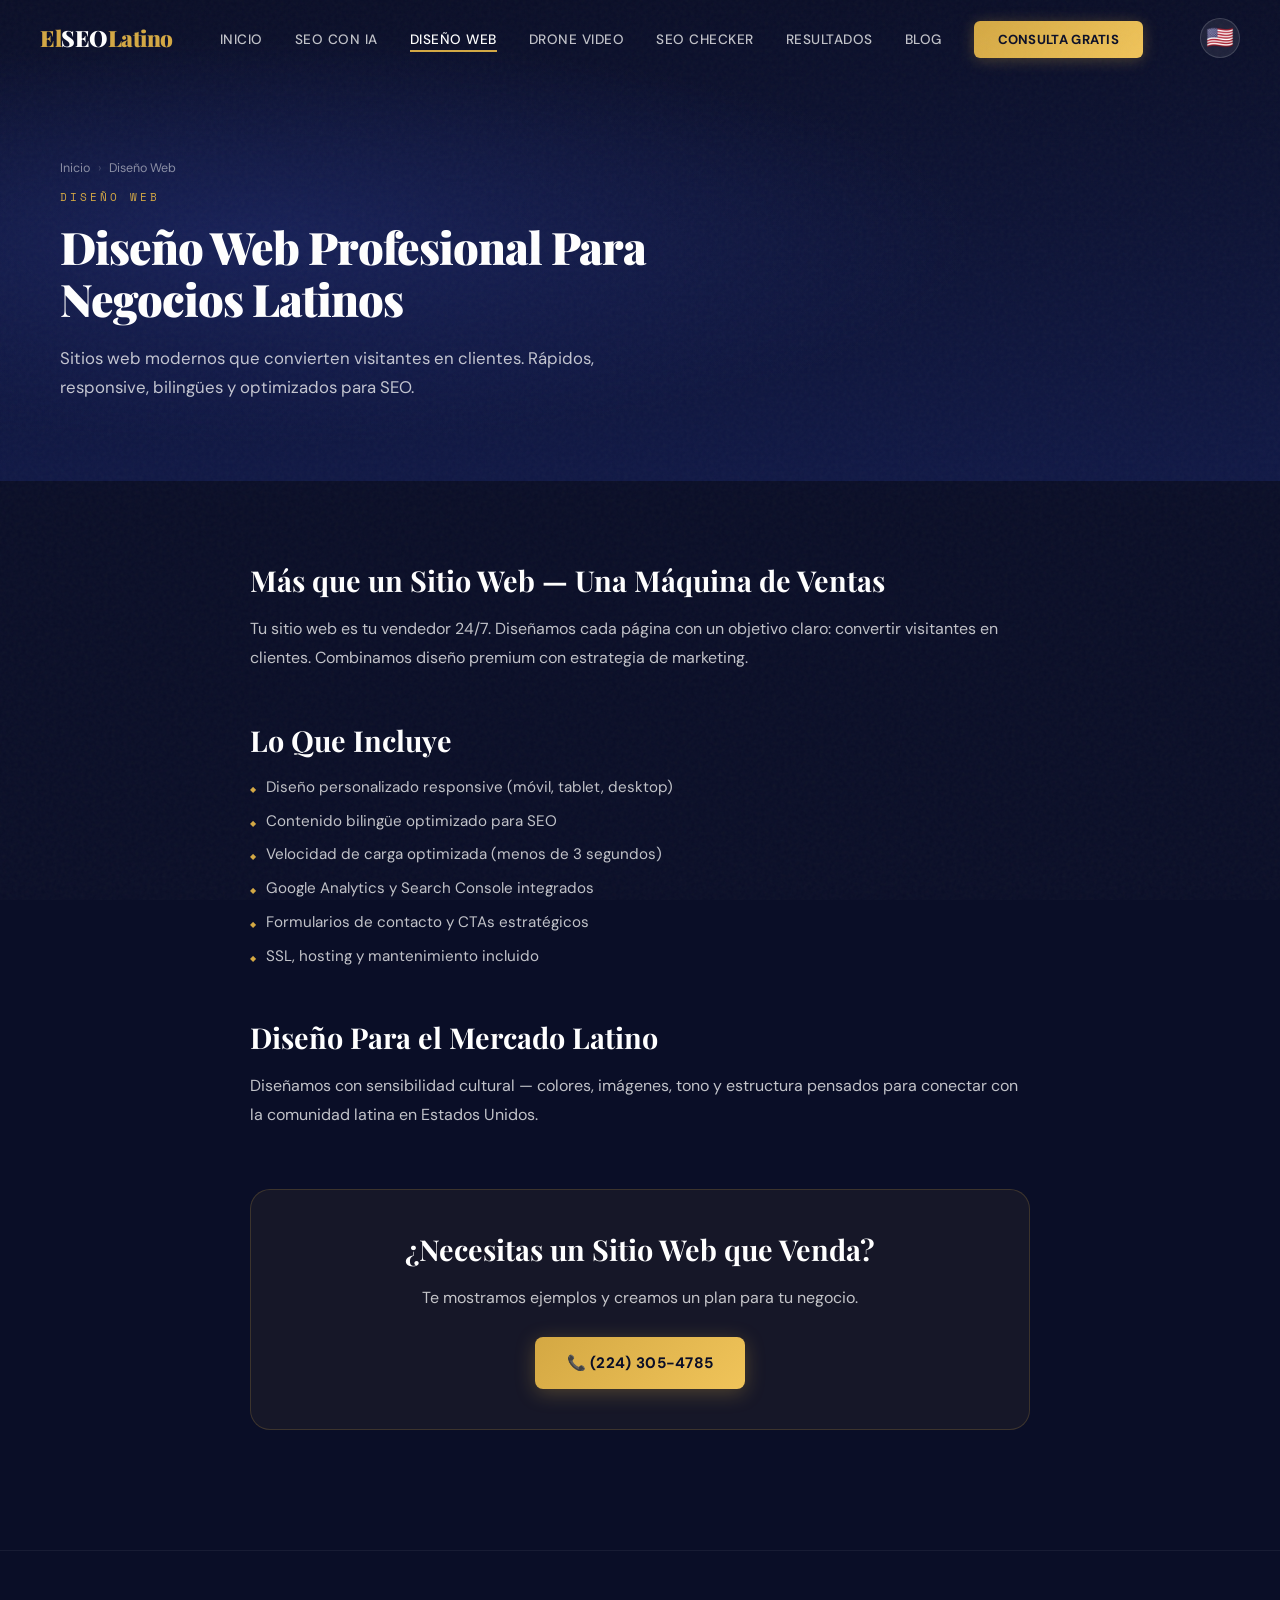
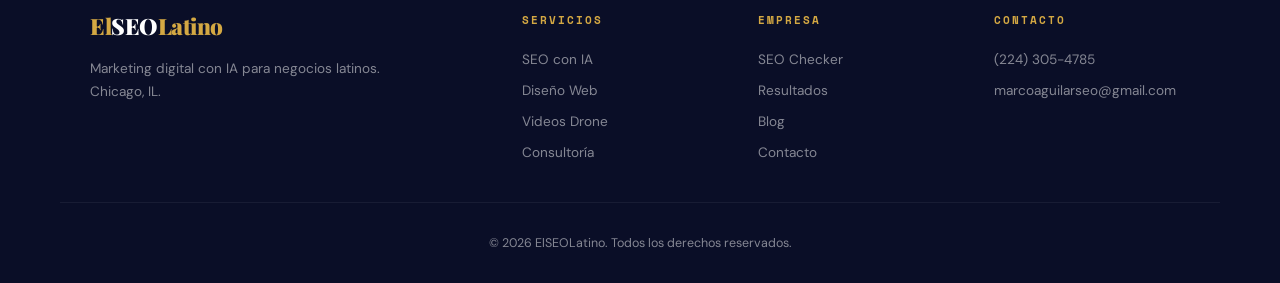
<file: diseno-web.html>
<!DOCTYPE html><html lang="es"><head><meta charset="UTF-8"><meta name="viewport" content="width=device-width, initial-scale=1.0"><title>Diseño Web Profesional — ElSEOLatino | Sitios Que Convierten</title><meta name="description" content="Diseño web profesional para negocios latinos. Sitios modernos, rápidos y optimizados para SEO y conversión. Responsive y bilingües."><meta name="robots" content="index, follow"><link rel="canonical" href="https://elseolatino.com/diseno-web.html"><meta property="og:title" content="Diseño Web Profesional — ElSEOLatino"><meta property="og:description" content="Sitios web modernos que convierten visitantes en clientes."><meta property="og:image" content="https://elseolatino.com/hero-bg.png"><meta property="og:url" content="https://elseolatino.com/diseno-web.html"><link rel="icon" type="image/x-icon" href="/favicon.ico"><meta name="theme-color" content="#0a0e27"><link rel="alternate" hreflang="es" href="https://elseolatino.com/diseno-web.html"><link rel="alternate" hreflang="x-default" href="https://elseolatino.com/diseno-web.html"><script type="application/ld+json">{"@context":"https://schema.org","@type":"Service","name":"Diseño Web Profesional","provider":{"@type":"Organization","name":"ElSEOLatino","url":"https://elseolatino.com"},"serviceType":"Web Design"}</script><script type="application/ld+json">{"@context":"https://schema.org","@type":"BreadcrumbList","itemListElement":[{"@type":"ListItem","position":1,"name":"Inicio","item":"https://elseolatino.com/"},{"@type":"ListItem","position":2,"name":"Diseño Web","item":"https://elseolatino.com/diseno-web.html"}]}</script><link rel="preconnect" href="https://fonts.googleapis.com"><link rel="preconnect" href="https://fonts.gstatic.com" crossorigin><link href="https://fonts.googleapis.com/css2?family=Playfair+Display:ital,wght@0,400;0,700;0,900;1,400;1,700&family=DM+Sans:wght@400;500;600;700&family=Space+Mono:wght@400;700&display=swap" rel="stylesheet"><link rel="stylesheet" href="/styles.css"></head><body><a href="#main-content" class="skip-link">Saltar al contenido</a><header><nav class="navbar" role="navigation" aria-label="Navegación principal"><a href="/" class="nav-logo"><span class="nav-logo-text"><span class="gold">El</span>SEO<span class="gold">Latino</span></span></a><ul class="nav-links"><li><a href="/" data-es="Inicio" data-en="Home">Inicio</a></li><li><a href="/seo-con-ia.html" data-es="SEO con IA" data-en="AI SEO">SEO con IA</a></li><li><a href="/diseno-web.html" aria-current="page" data-es="Diseño Web" data-en="Web Design">Diseño Web</a></li><li><a href="/videos-drone.html" data-es="Drone Video" data-en="Drone Video">Drone Video</a></li><li><a href="/seo-checker.html" data-es="SEO Checker" data-en="SEO Checker">SEO Checker</a></li><li><a href="/#resultados" data-es="Resultados" data-en="Results">Resultados</a></li><li><a href="/blog.html" data-es="Blog" data-en="Blog">Blog</a></li><li><a href="/#contacto" class="nav-cta" data-es="Consulta Gratis" data-en="Free Consult">Consulta Gratis</a></li></ul><button class="lang-toggle" aria-label="Switch to English"><span class="lang-flag">🇺🇸</span></button>
    <button class="menu-toggle" aria-label="Abrir menú" aria-expanded="false"><span></span><span></span><span></span></button></nav></header>
<main id="main-content"><section class="service-hero"><nav class="breadcrumbs" aria-label="Breadcrumb"><ol><li><a href="/" data-es="Inicio" data-en="Home">Inicio</a></li><li class="sep">›</li><li aria-current="page">Diseño Web</li></ol></nav><p class="section-eyebrow" data-es="Diseño Web" data-en="Web Design">Diseño Web</p><h1 class="section-title" data-es="Diseño Web Profesional Para Negocios Latinos" data-en="Professional Web Design for Latino Businesses">Diseño Web Profesional Para Negocios Latinos</h1><p class="section-subtitle" data-es="Sitios web modernos que convierten visitantes en clientes. Rápidos, responsive, bilingües y optimizados para SEO." data-en="Modern websites that convert visitors into customers. Fast, responsive, bilingual, and SEO-optimized.">Sitios web modernos que convierten visitantes en clientes. Rápidos, responsive, bilingües y optimizados para SEO.</p></section>
<div class="service-content"><h2 data-es="Más que un Sitio Web — Una Máquina de Ventas" data-en="More Than a Website — A Sales Machine">Más que un Sitio Web — Una Máquina de Ventas</h2><p><span data-es="Tu sitio web es tu vendedor 24/7. Diseñamos cada página con un objetivo claro: convertir visitantes en clientes. Combinamos diseño premium con estrategia de marketing." data-en="Your website is your 24/7 salesperson. We design every page with a clear goal: convert visitors into customers. We combine premium design with marketing strategy.">Tu sitio web es tu vendedor 24/7. Diseñamos cada página con un objetivo claro: convertir visitantes en clientes. Combinamos diseño premium con estrategia de marketing.</span></p><h2 data-es="Lo Que Incluye" data-en="What's Included">Lo Que Incluye</h2><ul><li data-es="Diseño personalizado responsive (móvil, tablet, desktop)" data-en="Custom responsive design (mobile, tablet, desktop)">Diseño personalizado responsive (móvil, tablet, desktop)</li><li data-es="Contenido bilingüe optimizado para SEO" data-en="Bilingual content optimized for SEO">Contenido bilingüe optimizado para SEO</li><li data-es="Velocidad de carga optimizada (menos de 3 segundos)" data-en="Optimized load speed (under 3 seconds)">Velocidad de carga optimizada (menos de 3 segundos)</li><li data-es="Google Analytics y Search Console integrados" data-en="Google Analytics and Search Console integrated">Google Analytics y Search Console integrados</li><li data-es="Formularios de contacto y CTAs estratégicos" data-en="Contact forms and strategic CTAs">Formularios de contacto y CTAs estratégicos</li><li data-es="SSL, hosting y mantenimiento incluido" data-en="SSL, hosting, and maintenance included">SSL, hosting y mantenimiento incluido</li></ul><h2 data-es="Diseño Para el Mercado Latino" data-en="Design for the Latino Market">Diseño Para el Mercado Latino</h2><p><span data-es="Diseñamos con sensibilidad cultural — colores, imágenes, tono y estructura pensados para conectar con la comunidad latina en Estados Unidos." data-en="We design with cultural sensitivity — colors, images, tone, and structure crafted to connect with the Latino community in the United States.">Diseñamos con sensibilidad cultural — colores, imágenes, tono y estructura pensados para conectar con la comunidad latina en Estados Unidos.</span></p><div class="service-cta-box"><h2 data-es="¿Necesitas un Sitio Web que Venda?" data-en="Need a Website That Sells?">¿Necesitas un Sitio Web que Venda?</h2><p><span data-es="Te mostramos ejemplos y creamos un plan para tu negocio." data-en="We'll show you examples and create a plan for your business.">Te mostramos ejemplos y creamos un plan para tu negocio.</span></p><div style="margin-top:24px;"><a href="tel:+12243054785" class="btn-primary">📞 (224) 305-4785</a></div></div></div></main>
<footer class="footer"><div class="footer-grid"><div class="footer-brand"><span class="nav-logo-text"><span class="gold">El</span>SEO<span class="gold">Latino</span></span><p><span data-es="Marketing digital con IA para negocios latinos. Chicago, IL." data-en="AI-powered digital marketing for Latino businesses. Chicago, IL.">Marketing digital con IA para negocios latinos. Chicago, IL.</span></p></div><div><h4 data-es="Servicios" data-en="Services">Servicios</h4><ul class="footer-links"><li><a href="/seo-con-ia.html" data-es="SEO con IA" data-en="AI SEO">SEO con IA</a></li><li><a href="/diseno-web.html" data-es="Diseño Web" data-en="Web Design">Diseño Web</a></li><li><a href="/videos-drone.html">Videos Drone</a></li><li><a href="/consultoria-digital.html">Consultoría</a></li></ul></div><div><h4 data-es="Empresa" data-en="Company">Empresa</h4><ul class="footer-links"><li><a href="/seo-checker.html" data-es="SEO Checker" data-en="SEO Checker">SEO Checker</a></li><li><a href="/#resultados" data-es="Resultados" data-en="Results">Resultados</a></li><li><a href="/blog.html" data-es="Blog" data-en="Blog">Blog</a></li><li><a href="/#contacto">Contacto</a></li></ul></div><div><h4 data-es="Contacto" data-en="Contact">Contacto</h4><ul class="footer-links"><li><a href="tel:+12243054785">(224) 305-4785</a></li><li><a href="mailto:marcoaguilarseo@gmail.com">marcoaguilarseo@gmail.com</a></li></ul></div></div><div class="footer-bottom"><p><span data-es="© 2026 ElSEOLatino. Todos los derechos reservados." data-en="© 2026 ElSEOLatino. All rights reserved.">© 2026 ElSEOLatino. Todos los derechos reservados.</span></p></div></footer><script src="/main.js" defer></script></body></html>
</file>
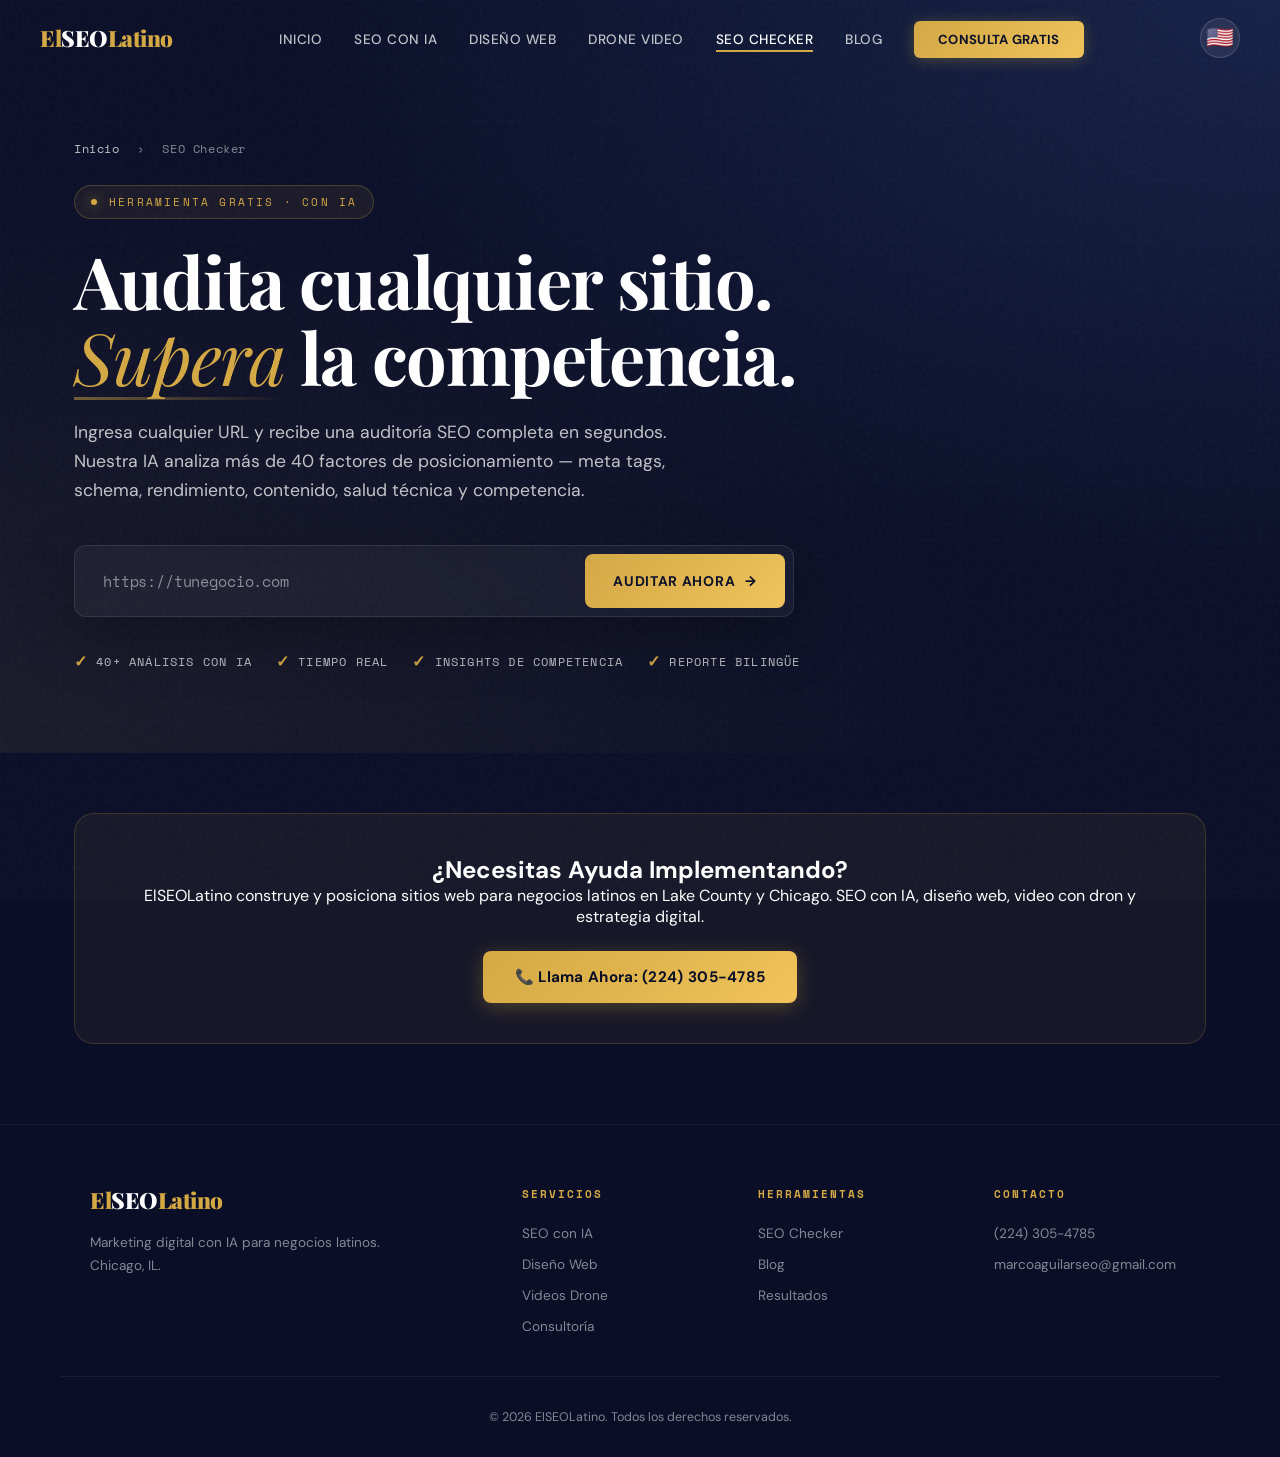
<file: seo-checker.html>
<!DOCTYPE html>
<html lang="es">
<head>
  <meta charset="UTF-8">
  <meta name="viewport" content="width=device-width, initial-scale=1.0">
  <title>SEO Checker Gratis — ElSEOLatino | Auditoría SEO de Tu Sitio Web con IA</title>
  <meta name="description" content="Herramienta gratuita de análisis SEO con IA. Ingresa la URL de tu sitio y recibe una auditoría completa: meta tags, schema, rendimiento, contenido y análisis de competencia.">
  <meta name="robots" content="index, follow">
  <link rel="canonical" href="https://elseolatino.com/seo-checker.html">
  <meta property="og:title" content="SEO Checker Gratis — ElSEOLatino">
  <meta property="og:description" content="Auditoría SEO completa de tu sitio web en segundos con IA.">
  <meta property="og:image" content="https://elseolatino.com/hero-bg.png">
  <meta property="og:url" content="https://elseolatino.com/seo-checker.html">
  <meta property="og:type" content="website">
  <link rel="icon" type="image/x-icon" href="/favicon.ico">
  <link rel="apple-touch-icon" href="/apple-touch-icon.png">
  <meta name="theme-color" content="#0a0e27">
  <link rel="alternate" hreflang="es" href="https://elseolatino.com/seo-checker.html">
  <link rel="alternate" hreflang="x-default" href="https://elseolatino.com/seo-checker.html">
  <script type="application/ld+json">{"@context":"https://schema.org","@type":"WebApplication","name":"ElSEOLatino SEO Checker","url":"https://elseolatino.com/seo-checker.html","applicationCategory":"BusinessApplication","operatingSystem":"All","description":"Herramienta gratuita de auditoría SEO con IA para negocios latinos.","offers":{"@type":"Offer","price":"0","priceCurrency":"USD"},"provider":{"@type":"Organization","name":"ElSEOLatino","url":"https://elseolatino.com","telephone":"+1-224-305-4785","email":"marcoaguilarseo@gmail.com"}}</script>
  <script type="application/ld+json">{"@context":"https://schema.org","@type":"BreadcrumbList","itemListElement":[{"@type":"ListItem","position":1,"name":"Inicio","item":"https://elseolatino.com/"},{"@type":"ListItem","position":2,"name":"SEO Checker","item":"https://elseolatino.com/seo-checker.html"}]}</script>
  <link rel="preconnect" href="https://fonts.googleapis.com"><link rel="preconnect" href="https://fonts.gstatic.com" crossorigin>
  <link href="https://fonts.googleapis.com/css2?family=Playfair+Display:ital,wght@0,400;0,700;0,900;1,400;1,700&family=DM+Sans:wght@400;500;600;700&family=Space+Mono:wght@400;700&display=swap" rel="stylesheet">
  <link rel="stylesheet" href="/styles.css">
  <link rel="stylesheet" href="/seo-checker.css">
</head>
<body>
  <a href="#main-content" class="skip-link">Saltar al contenido</a>

  <header><nav class="navbar" role="navigation" aria-label="Navegación principal">
    <a href="/" class="nav-logo"><span class="nav-logo-text"><span class="gold">El</span>SEO<span class="gold">Latino</span></span></a>
    <ul class="nav-links"><li><a href="/" data-es="Inicio" data-en="Home">Inicio</a></li><li><a href="/seo-con-ia.html" data-es="SEO con IA" data-en="AI SEO">SEO con IA</a></li><li><a href="/diseno-web.html" data-es="Diseño Web" data-en="Web Design">Diseño Web</a></li><li><a href="/videos-drone.html" data-es="Drone Video" data-en="Drone Video">Drone Video</a></li><li><a href="/seo-checker.html" aria-current="page" data-es="SEO Checker" data-en="SEO Checker">SEO Checker</a></li><li><a href="/blog.html" data-es="Blog" data-en="Blog">Blog</a></li><li><a href="/#contacto" class="nav-cta" data-es="Consulta Gratis" data-en="Free Consult">Consulta Gratis</a></li></ul>
    <button class="lang-toggle" aria-label="Switch to English"><span class="lang-flag">🇺🇸</span></button>
    <button class="menu-toggle" aria-label="Abrir menú" aria-expanded="false"><span></span><span></span><span></span></button>
  </nav></header>

  <main id="main-content">

    <!-- ========== HERO + CHECKER ========== -->
    <section class="checker-hero">
      <div class="checker-hero-bg"></div>
      <div class="checker-container">

        <nav class="breadcrumb" aria-label="breadcrumb">
          <a href="/" data-es="Inicio" data-en="Home">Inicio</a>
          <span class="bc-sep">›</span>
          <span data-es="SEO Checker" data-en="SEO Checker">SEO Checker</span>
        </nav>

        <div class="checker-eyebrow">
          <span class="checker-eyebrow-dot"></span>
          <span data-es="HERRAMIENTA GRATIS · CON IA" data-en="FREE TOOL · AI POWERED">HERRAMIENTA GRATIS · CON IA</span>
        </div>

        <h1 class="checker-h1">
          <span data-es="Audita cualquier sitio." data-en="Audit any website.">Audita cualquier sitio.</span>
          <em data-es="Supera" data-en="Outrank">Supera</em>
          <span data-es="la competencia." data-en="the competition.">la competencia.</span>
        </h1>

        <p class="checker-sub">
          <span data-es="Ingresa cualquier URL y recibe una auditoría SEO completa en segundos. Nuestra IA analiza más de 40 factores de posicionamiento — meta tags, schema, rendimiento, contenido, salud técnica y competencia." data-en="Drop in any URL and get a complete SEO audit in seconds. Our AI analyzes 40+ ranking factors — meta tags, schema, performance, content depth, technical health, and competitor positioning.">Ingresa cualquier URL y recibe una auditoría SEO completa en segundos. Nuestra IA analiza más de 40 factores de posicionamiento — meta tags, schema, rendimiento, contenido, salud técnica y competencia.</span>
        </p>

        <form class="checker-form" id="checkerForm" autocomplete="off" novalidate>
          <input type="text" class="url-input" id="urlInput" placeholder="https://tunegocio.com" required aria-label="URL del sitio web">
          <button type="submit" class="check-btn" id="checkBtn">
            <span data-es="Auditar Ahora" data-en="Run Audit">Auditar Ahora</span>
            <span class="arrow">→</span>
          </button>
        </form>

        <div class="error-msg" id="errorMsg" role="alert"></div>

        <ul class="checker-features">
          <li><span data-es="40+ Análisis con IA" data-en="40+ AI Checks">40+ Análisis con IA</span></li>
          <li><span data-es="Tiempo Real" data-en="Real-time">Tiempo Real</span></li>
          <li><span data-es="Insights de Competencia" data-en="Competitor Insights">Insights de Competencia</span></li>
          <li><span data-es="Reporte Bilingüe" data-en="Bilingual Report">Reporte Bilingüe</span></li>
        </ul>

        <div class="loading" id="loading" aria-live="polite">
          <div class="loading-text" id="loadingText">Iniciando auditoría...</div>
          <div class="loading-bar"><div class="loading-bar-fill" id="loadingFill"></div></div>
          <div class="loading-step" id="loadingStep">Paso 1 de 6</div>
        </div>
      </div>
    </section>

    <!-- ========== RESULTS ========== -->
    <section class="checker-results" id="results">
      <div class="checker-container">

        <div class="results-header">
          <div class="score-circle">
            <svg class="score-svg" width="180" height="180" viewBox="0 0 180 180" aria-hidden="true">
              <circle class="score-track" cx="90" cy="90" r="80"></circle>
              <circle class="score-bar" id="scoreBar" cx="90" cy="90" r="80" stroke-dasharray="502" stroke-dashoffset="502"></circle>
            </svg>
            <div class="score-number">
              <span class="num" id="scoreNum">0</span>
              <span class="lbl">/ 100</span>
            </div>
          </div>

          <div class="results-meta-block">
            <div class="results-meta">
              <span data-es="Reporte de Auditoría" data-en="Audit Report">Reporte de Auditoría</span>
              · <span id="auditDate"></span>
            </div>
            <div class="results-url" id="resultsUrl"></div>
          </div>

          <div class="score-grade">
            <div class="grade-letter" id="gradeLetter">—</div>
            <div class="grade-label" data-es="Calificación" data-en="Grade">Calificación</div>
          </div>
        </div>

        <div class="categories" id="categories"></div>

        <!-- Free findings -->
        <div class="findings-section">
          <div class="section-eyebrow">
            <span data-es="VISIBLE PARA TODOS" data-en="VISIBLE TO EVERYONE">VISIBLE PARA TODOS</span>
          </div>
          <h2 class="checker-h2">
            <span data-es="Hallazgos" data-en="Critical">Hallazgos</span>
            <em data-es="Críticos" data-en="Findings">Críticos</em>
          </h2>
          <div class="findings-list" id="findingsList"></div>
        </div>

        <!-- EMAIL GATE -->
        <div class="gate" id="gate">
          <div class="gate-badge">PRO</div>
          <div class="gate-eyebrow">
            <span data-es="DESBLOQUEA REPORTE COMPLETO" data-en="UNLOCK FULL REPORT">DESBLOQUEA REPORTE COMPLETO</span>
          </div>
          <h2 class="gate-h2">
            <span data-es="Mira" data-en="See">Mira</span>
            <em data-es="cada" data-en="every">cada</em>
            <span data-es="problema, oportunidad y ventaja competitiva." data-en="issue, opportunity & competitor edge.">problema, oportunidad y ventaja competitiva.</span>
          </h2>
          <p class="gate-p">
            <span data-es="Recibe la auditoría Pro completa en tu inbox: SEO técnico profundo, recomendaciones de schema, análisis de contenido, benchmarks de competencia y plan de acción de 90 días." data-en="Get the complete Pro audit delivered to your inbox: technical SEO deep-dive, schema recommendations, content gap analysis, competitor benchmarks, and a prioritized 90-day action plan.">Recibe la auditoría Pro completa en tu inbox: SEO técnico profundo, recomendaciones de schema, análisis de contenido, benchmarks de competencia y plan de acción de 90 días.</span>
          </p>

          <div class="gate-stats">
            <div class="gate-stat">
              <div class="gate-stat-num" id="hiddenIssues">—</div>
              <div class="gate-stat-label" data-es="Problemas Ocultos" data-en="Issues Hidden">Problemas Ocultos</div>
            </div>
            <div class="gate-stat">
              <div class="gate-stat-num" id="hiddenWins">—</div>
              <div class="gate-stat-label" data-es="Ganancias Rápidas" data-en="Quick Wins">Ganancias Rápidas</div>
            </div>
            <div class="gate-stat">
              <div class="gate-stat-num" id="competitorScore">—</div>
              <div class="gate-stat-label" data-es="Ventajas Competitivas" data-en="Competitor Edges">Ventajas Competitivas</div>
            </div>
          </div>

          <form class="gate-form" id="gateForm" action="https://formsubmit.co/marcoaguilarseo@gmail.com" method="POST">
            <input type="hidden" name="_subject" value="🔍 Nuevo Lead - SEO Checker">
            <input type="hidden" name="_captcha" value="false">
            <input type="hidden" name="_template" value="table">
            <input type="hidden" name="_next" value="https://elseolatino.com/seo-checker.html?submitted=true">
            <input type="hidden" name="audited_url" id="hiddenUrl">
            <input type="hidden" name="seo_score" id="hiddenScore">
            <input type="hidden" name="grade" id="hiddenGrade">
            <input type="hidden" name="source" value="SEO Checker Tool">

            <input type="text" name="nombre" class="gate-input" placeholder="Tu nombre" required>
            <input type="email" name="email" class="gate-input" placeholder="tu@negocio.com" required>
            <input type="tel" name="telefono" class="gate-input gate-input-full" placeholder="(opcional) Teléfono">
            <button type="submit" class="gate-submit">
              <span data-es="Enviar Reporte Completo →" data-en="Send Full Report →">Enviar Reporte Completo →</span>
            </button>
          </form>

          <div class="gate-fineprint">
            <span data-es="Sin spam. Cancela cuando quieras. Reporte entregado en 24 horas por ElSEOLatino." data-en="No spam. Unsubscribe anytime. Report delivered within 24 hours by ElSEOLatino.">Sin spam. Cancela cuando quieras. Reporte entregado en 24 horas por ElSEOLatino.</span>
          </div>

          <div class="gate-success" id="gateSuccess">
            <div class="check-icon">✓</div>
            <h3>
              <span data-es="¡Tu Reporte Viene en Camino!" data-en="Report Coming Your Way!">¡Tu Reporte Viene en Camino!</span>
            </h3>
            <p>
              <span data-es="Revisa tu inbox dentro de 24 horas. También te contactaremos para discutir tu estrategia." data-en="Check your inbox within 24 hours. We'll also reach out to discuss your strategy.">Revisa tu inbox dentro de 24 horas. También te contactaremos para discutir tu estrategia.</span>
            </p>
          </div>
        </div>

        <!-- Locked preview -->
        <div class="locked-section">
          <div class="locked-content" aria-hidden="true">
            <div class="section-eyebrow">PRO SECTION · LOCKED</div>
            <h2 class="checker-h2">Technical <em>Deep-Dive</em></h2>
            <div class="finding warn">
              <div class="finding-icon">!</div>
              <div class="finding-body">
                <div class="finding-title">HTTP/2 not detected</div>
                <div class="finding-detail">Upgrading to HTTP/2 can improve TTFB by 30-40% and is a confirmed Core Web Vitals signal.</div>
              </div>
              <div class="finding-tag">Performance</div>
            </div>
            <div class="finding fail">
              <div class="finding-icon">×</div>
              <div class="finding-body">
                <div class="finding-title">Missing Organization schema</div>
                <div class="finding-detail">Without Organization JSON-LD, Google can't reliably populate Knowledge Panel data.</div>
              </div>
              <div class="finding-tag">Schema</div>
            </div>
            <div class="finding warn">
              <div class="finding-icon">!</div>
              <div class="finding-body">
                <div class="finding-title">Image alt coverage 47%</div>
                <div class="finding-detail">12 of 28 images lack descriptive alt text — losing image search and accessibility points.</div>
              </div>
              <div class="finding-tag">Images</div>
            </div>
          </div>
          <div class="lock-overlay">
            <span class="lock-msg">
              <span data-es="🔒 Desbloquea con email arriba" data-en="🔒 Unlock with email above">🔒 Desbloquea con email arriba</span>
            </span>
          </div>
        </div>

        <!-- Competitor card -->
        <div class="competitor-card">
          <div class="competitor-icon">🎯</div>
          <div>
            <h3>
              <span data-es="Inteligencia de Competencia Incluida" data-en="Competitor Intelligence Included">Inteligencia de Competencia Incluida</span>
            </h3>
            <p>
              <span data-es="El reporte Pro completo incluye análisis lado a lado contra tus 3 competidores principales — qué hacen bien, dónde son vulnerables y cómo superarlos en SERPs." data-en="The full Pro report includes a side-by-side analysis against your top 3 ranking competitors — what they're doing right, where they're vulnerable, and exactly how to overtake them in SERPs.">El reporte Pro completo incluye análisis lado a lado contra tus 3 competidores principales — qué hacen bien, dónde son vulnerables y cómo superarlos en SERPs.</span>
            </p>
          </div>
        </div>

      </div>
    </section>

    <!-- ========== BOTTOM CTA (matches service-cta-box pattern) ========== -->
    <section class="checker-cta-section">
      <div class="checker-container">
        <div class="service-cta-box">
          <h2>
            <span data-es="¿Necesitas Ayuda Implementando?" data-en="Need Hands-On Help?">¿Necesitas Ayuda Implementando?</span>
          </h2>
          <p>
            <span data-es="ElSEOLatino construye y posiciona sitios web para negocios latinos en Lake County y Chicago. SEO con IA, diseño web, video con dron y estrategia digital." data-en="ElSEOLatino builds and ranks websites for Latino-owned businesses across Lake County and Chicago. AI-powered SEO, web design, drone video, and digital strategy.">ElSEOLatino construye y posiciona sitios web para negocios latinos en Lake County y Chicago. SEO con IA, diseño web, video con dron y estrategia digital.</span>
          </p>
          <div style="margin-top:24px;display:flex;gap:16px;flex-wrap:wrap;justify-content:center;">
            <a href="tel:+12243054785" class="btn-primary"><span data-es="📞 Llama Ahora: (224) 305-4785" data-en="📞 Call Now: (224) 305-4785">📞 Llama Ahora: (224) 305-4785</span></a>
          </div>
        </div>
      </div>
    </section>

  </main>

  <footer class="footer"><div class="footer-grid"><div class="footer-brand"><span class="nav-logo-text"><span class="gold">El</span>SEO<span class="gold">Latino</span></span><p><span data-es="Marketing digital con IA para negocios latinos. Chicago, IL." data-en="AI-powered digital marketing for Latino businesses. Chicago, IL.">Marketing digital con IA para negocios latinos. Chicago, IL.</span></p></div><div><h4 data-es="Servicios" data-en="Services">Servicios</h4><ul class="footer-links"><li><a href="/seo-con-ia.html" data-es="SEO con IA" data-en="AI SEO">SEO con IA</a></li><li><a href="/diseno-web.html" data-es="Diseño Web" data-en="Web Design">Diseño Web</a></li><li><a href="/videos-drone.html">Videos Drone</a></li><li><a href="/consultoria-digital.html">Consultoría</a></li></ul></div><div><h4 data-es="Herramientas" data-en="Tools">Herramientas</h4><ul class="footer-links"><li><a href="/seo-checker.html" data-es="SEO Checker" data-en="SEO Checker">SEO Checker</a></li><li><a href="/blog.html" data-es="Blog" data-en="Blog">Blog</a></li><li><a href="/#resultados" data-es="Resultados" data-en="Results">Resultados</a></li></ul></div><div><h4 data-es="Contacto" data-en="Contact">Contacto</h4><ul class="footer-links"><li><a href="tel:+12243054785">(224) 305-4785</a></li><li><a href="mailto:marcoaguilarseo@gmail.com">marcoaguilarseo@gmail.com</a></li></ul></div></div><div class="footer-bottom"><p><span data-es="© 2026 ElSEOLatino. Todos los derechos reservados." data-en="© 2026 ElSEOLatino. All rights reserved.">© 2026 ElSEOLatino. Todos los derechos reservados.</span></p></div></footer>

  <script src="/main.js" defer></script>
  <script src="/seo-checker.js" defer></script>
</body>
</html>
</file>
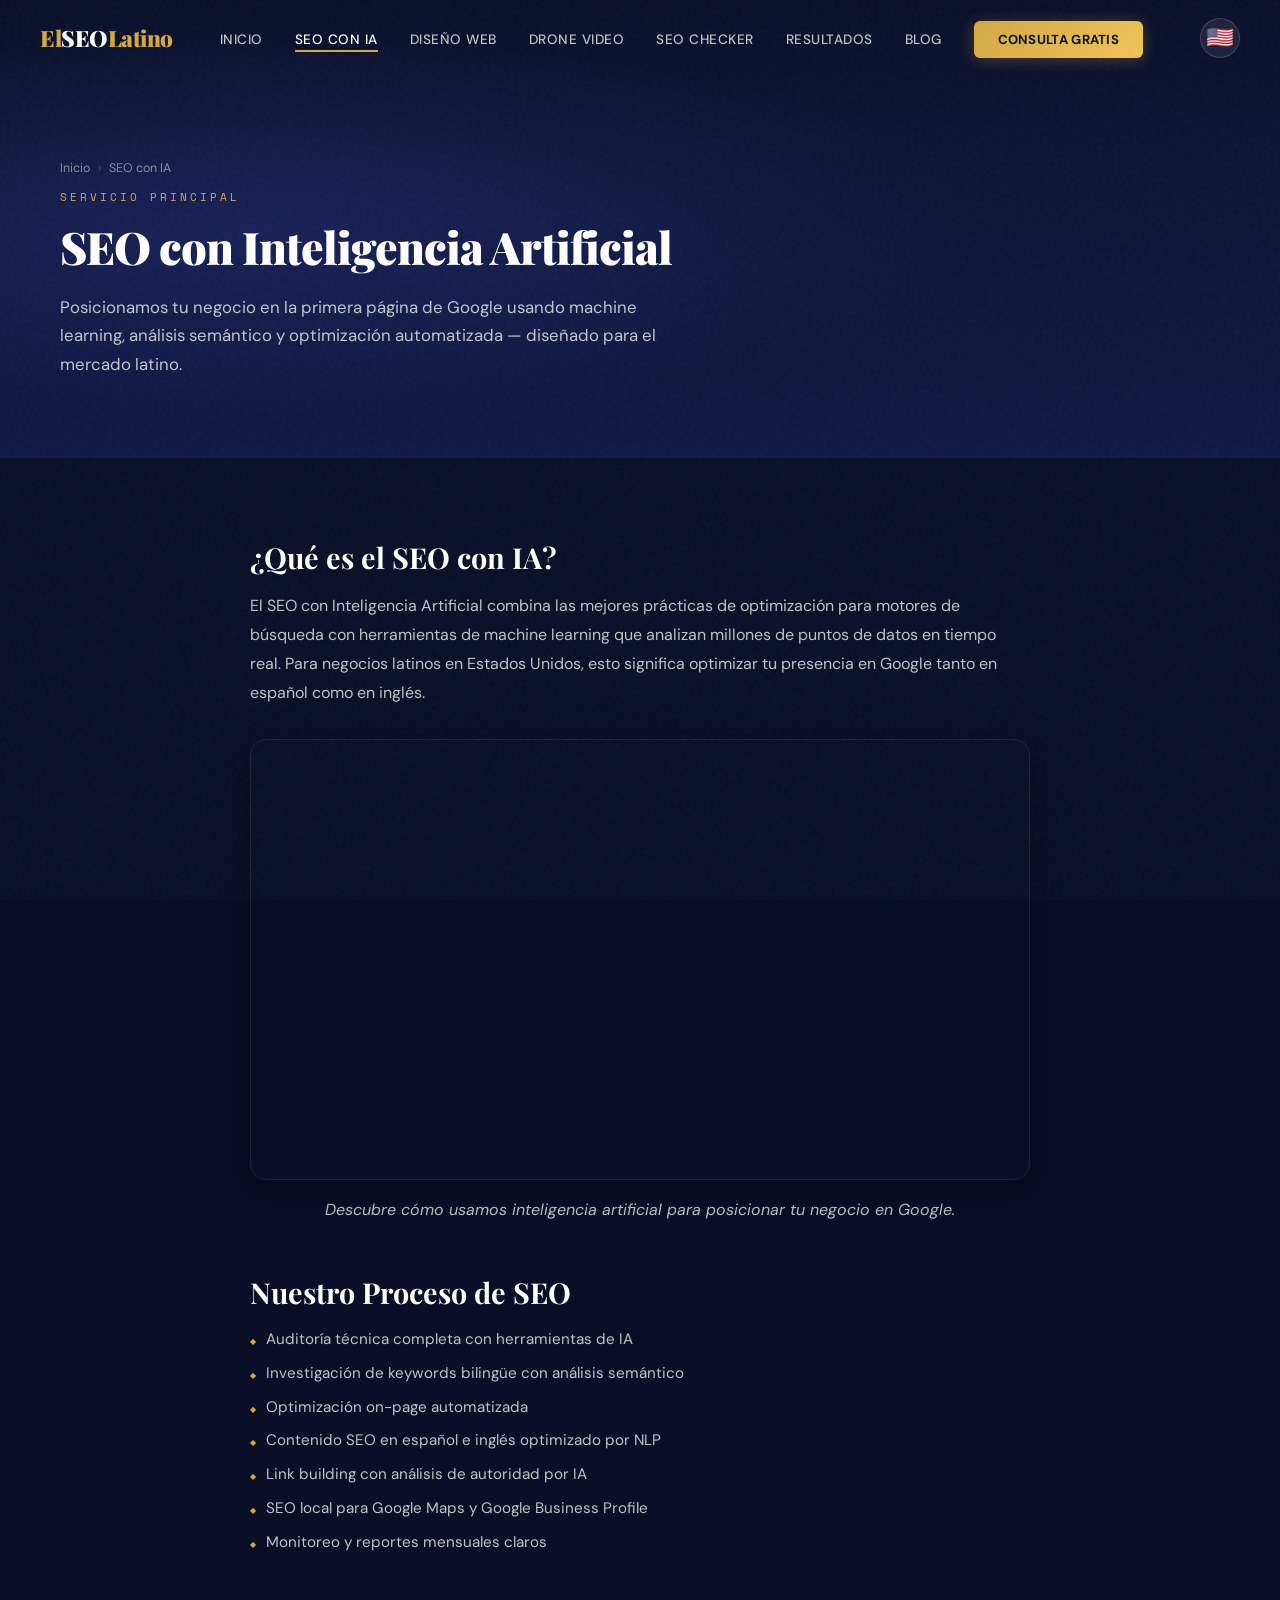
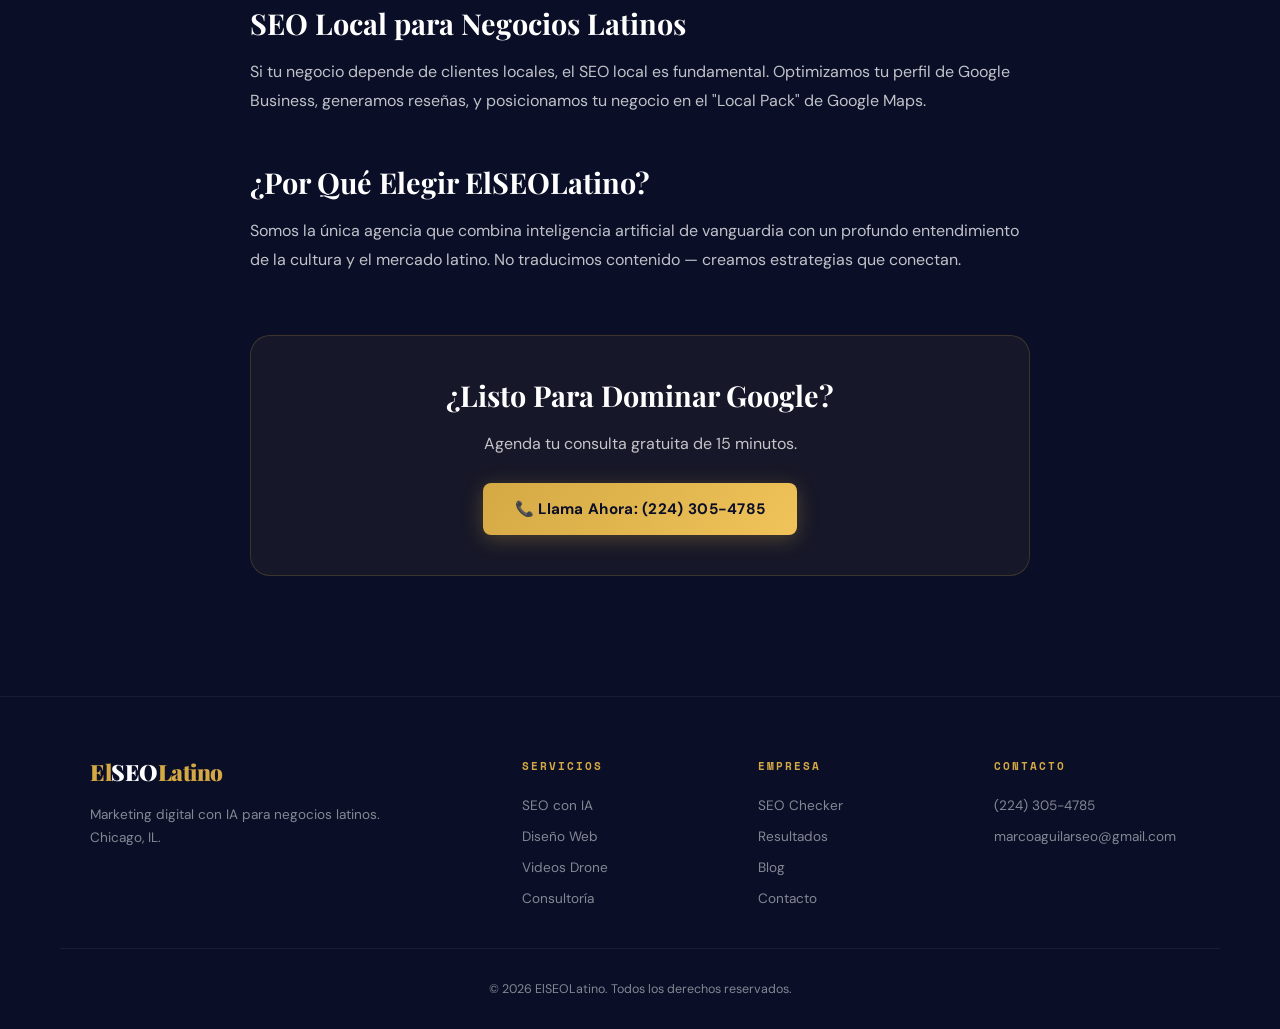
<file: seo-con-ia.html>
<!DOCTYPE html>
<html lang="es">
<head>
  <meta charset="UTF-8">
  <meta name="viewport" content="width=device-width, initial-scale=1.0">
  <title>SEO con Inteligencia Artificial — ElSEOLatino | Posiciona Tu Negocio en Google</title>
  <meta name="description" content="Servicio de SEO potenciado por inteligencia artificial para negocios latinos. Posicionamos tu negocio en Google con machine learning y optimización automatizada. Chicago, IL.">
  <meta name="robots" content="index, follow">
  <link rel="canonical" href="https://elseolatino.com/seo-con-ia.html">
  <meta property="og:title" content="SEO con IA para Negocios Latinos — ElSEOLatino">
  <meta property="og:description" content="Posiciona tu negocio en Google con inteligencia artificial.">
  <meta property="og:image" content="https://elseolatino.com/hero-bg.png">
  <meta property="og:url" content="https://elseolatino.com/seo-con-ia.html">
  <link rel="icon" type="image/x-icon" href="/favicon.ico">
  <meta name="theme-color" content="#0a0e27">
  <link rel="alternate" hreflang="es" href="https://elseolatino.com/seo-con-ia.html">
  <link rel="alternate" hreflang="x-default" href="https://elseolatino.com/seo-con-ia.html">
  <script type="application/ld+json">{"@context":"https://schema.org","@type":"Service","name":"SEO con Inteligencia Artificial","description":"Optimización de motores de búsqueda potenciada por IA para negocios latinos.","provider":{"@type":"Organization","name":"ElSEOLatino","url":"https://elseolatino.com"},"areaServed":{"@type":"Country","name":"United States"},"serviceType":"Search Engine Optimization"}</script>
  <script type="application/ld+json">{"@context":"https://schema.org","@type":"BreadcrumbList","itemListElement":[{"@type":"ListItem","position":1,"name":"Inicio","item":"https://elseolatino.com/"},{"@type":"ListItem","position":2,"name":"SEO con IA","item":"https://elseolatino.com/seo-con-ia.html"}]}</script>
  <link rel="preconnect" href="https://fonts.googleapis.com"><link rel="preconnect" href="https://fonts.gstatic.com" crossorigin>
  <link href="https://fonts.googleapis.com/css2?family=Playfair+Display:ital,wght@0,400;0,700;0,900;1,400;1,700&family=DM+Sans:wght@400;500;600;700&family=Space+Mono:wght@400;700&display=swap" rel="stylesheet">
  <link rel="stylesheet" href="/styles.css">
</head>
<body>
  <a href="#main-content" class="skip-link">Saltar al contenido</a>
  <header><nav class="navbar" role="navigation" aria-label="Navegación principal">
    <a href="/" class="nav-logo"><span class="nav-logo-text"><span class="gold">El</span>SEO<span class="gold">Latino</span></span></a>
    <ul class="nav-links"><li><a href="/" data-es="Inicio" data-en="Home">Inicio</a></li><li><a href="/seo-con-ia.html" aria-current="page" data-es="SEO con IA" data-en="AI SEO">SEO con IA</a></li><li><a href="/diseno-web.html" data-es="Diseño Web" data-en="Web Design">Diseño Web</a></li><li><a href="/videos-drone.html" data-es="Drone Video" data-en="Drone Video">Drone Video</a></li><li><a href="/seo-checker.html" data-es="SEO Checker" data-en="SEO Checker">SEO Checker</a></li><li><a href="/#resultados" data-es="Resultados" data-en="Results">Resultados</a></li><li><a href="/blog.html" data-es="Blog" data-en="Blog">Blog</a></li><li><a href="/#contacto" class="nav-cta" data-es="Consulta Gratis" data-en="Free Consult">Consulta Gratis</a></li></ul>
    <button class="lang-toggle" aria-label="Switch to English"><span class="lang-flag">🇺🇸</span></button>
    <button class="menu-toggle" aria-label="Abrir menú" aria-expanded="false"><span></span><span></span><span></span></button>
  </nav></header>
  <main id="main-content">
    <section class="service-hero">
      <nav class="breadcrumbs" aria-label="Breadcrumb"><ol><li><a href="/" data-es="Inicio" data-en="Home">Inicio</a></li><li class="sep">›</li><li aria-current="page">SEO con IA</li></ol></nav>
      <p class="section-eyebrow" data-es="Servicio Principal" data-en="Main Service">Servicio Principal</p>
      <h1 class="section-title" data-es="SEO con Inteligencia Artificial" data-en="AI-Powered Search Engine Optimization">SEO con Inteligencia Artificial</h1>
      <p class="section-subtitle" data-es="Posicionamos tu negocio en la primera página de Google usando machine learning, análisis semántico y optimización automatizada — diseñado para el mercado latino." data-en="We position your business on the first page of Google using machine learning, semantic analysis, and automated optimization — designed for the Latino market.">Posicionamos tu negocio en la primera página de Google usando machine learning, análisis semántico y optimización automatizada — diseñado para el mercado latino.</p>
    </section>
    <div class="service-content">
      <h2 data-es="¿Qué es el SEO con IA?" data-en="What is AI SEO?">¿Qué es el SEO con IA?</h2>
      <p><span data-es="El SEO con Inteligencia Artificial combina las mejores prácticas de optimización para motores de búsqueda con herramientas de machine learning que analizan millones de puntos de datos en tiempo real. Para negocios latinos en Estados Unidos, esto significa optimizar tu presencia en Google tanto en español como en inglés." data-en="AI-powered SEO combines search engine optimization best practices with machine learning tools that analyze millions of data points in real time. For Latino businesses in the United States, this means optimizing your Google presence in both Spanish and English.">El SEO con Inteligencia Artificial combina las mejores prácticas de optimización para motores de búsqueda con herramientas de machine learning que analizan millones de puntos de datos en tiempo real. Para negocios latinos en Estados Unidos, esto significa optimizar tu presencia en Google tanto en español como en inglés.</span></p>

<div class="video-showcase">
<div class="video-embed">
<iframe src="https://www.youtube-nocookie.com/embed/z-KK1ehpI8w" title="ElSEOLatino — SEO con Inteligencia Artificial" frameborder="0" allow="accelerometer; autoplay; clipboard-write; encrypted-media; gyroscope; picture-in-picture" allowfullscreen loading="lazy"></iframe>
</div>
<p class="video-caption" data-es="Descubre cómo usamos inteligencia artificial para posicionar tu negocio en Google." data-en="Discover how we use artificial intelligence to rank your business on Google.">Descubre cómo usamos inteligencia artificial para posicionar tu negocio en Google.</p>
</div>

      <h2 data-es="Nuestro Proceso de SEO" data-en="Our SEO Process">Nuestro Proceso de SEO</h2>
      <ul><li data-es="Auditoría técnica completa con herramientas de IA" data-en="Complete technical audit with AI tools">Auditoría técnica completa con herramientas de IA</li><li data-es="Investigación de keywords bilingüe con análisis semántico" data-en="Bilingual keyword research with semantic analysis">Investigación de keywords bilingüe con análisis semántico</li><li data-es="Optimización on-page automatizada" data-en="Automated on-page optimization">Optimización on-page automatizada</li><li data-es="Contenido SEO en español e inglés optimizado por NLP" data-en="SEO content in Spanish and English optimized by NLP">Contenido SEO en español e inglés optimizado por NLP</li><li data-es="Link building con análisis de autoridad por IA" data-en="Link building with AI authority analysis">Link building con análisis de autoridad por IA</li><li data-es="SEO local para Google Maps y Google Business Profile" data-en="Local SEO for Google Maps and Google Business Profile">SEO local para Google Maps y Google Business Profile</li><li data-es="Monitoreo y reportes mensuales claros" data-en="Monitoring and clear monthly reports">Monitoreo y reportes mensuales claros</li></ul>
      <h2 data-es="SEO Local para Negocios Latinos" data-en="Local SEO for Latino Businesses">SEO Local para Negocios Latinos</h2>
      <p><span data-es="Si tu negocio depende de clientes locales, el SEO local es fundamental. Optimizamos tu perfil de Google Business, generamos reseñas, y posicionamos tu negocio en el &quot;Local Pack&quot; de Google Maps." data-en="If your business depends on local clients, local SEO is essential. We optimize your Google Business profile, generate reviews, and position your business in the Google Maps Local Pack.">Si tu negocio depende de clientes locales, el SEO local es fundamental. Optimizamos tu perfil de Google Business, generamos reseñas, y posicionamos tu negocio en el "Local Pack" de Google Maps.</span></p>
      <h2 data-es="¿Por Qué Elegir ElSEOLatino?" data-en="Why Choose ElSEOLatino?">¿Por Qué Elegir ElSEOLatino?</h2>
      <p><span data-es="Somos la única agencia que combina inteligencia artificial de vanguardia con un profundo entendimiento de la cultura y el mercado latino. No traducimos contenido — creamos estrategias que conectan." data-en="We are the only agency that combines cutting-edge artificial intelligence with a deep understanding of Latino culture and market. We don't translate content — we create strategies that connect.">Somos la única agencia que combina inteligencia artificial de vanguardia con un profundo entendimiento de la cultura y el mercado latino. No traducimos contenido — creamos estrategias que conectan.</span></p>
      <div class="service-cta-box"><h2 data-es="¿Listo Para Dominar Google?" data-en="Ready to Dominate Google?">¿Listo Para Dominar Google?</h2><p><span data-es="Agenda tu consulta gratuita de 15 minutos." data-en="Schedule your free 15-minute consultation.">Agenda tu consulta gratuita de 15 minutos.</span></p><div style="margin-top:24px;"><a href="tel:+12243054785" class="btn-primary"><span data-es="📞 Llama Ahora: (224) 305-4785" data-en="📞 Call Now: (224) 305-4785">📞 Llama Ahora: (224) 305-4785</span></a></div></div>
    </div>
  </main>
  <footer class="footer"><div class="footer-grid"><div class="footer-brand"><span class="nav-logo-text"><span class="gold">El</span>SEO<span class="gold">Latino</span></span><p><span data-es="Marketing digital con IA para negocios latinos. Chicago, IL." data-en="AI-powered digital marketing for Latino businesses. Chicago, IL.">Marketing digital con IA para negocios latinos. Chicago, IL.</span></p></div><div><h4 data-es="Servicios" data-en="Services">Servicios</h4><ul class="footer-links"><li><a href="/seo-con-ia.html" data-es="SEO con IA" data-en="AI SEO">SEO con IA</a></li><li><a href="/diseno-web.html" data-es="Diseño Web" data-en="Web Design">Diseño Web</a></li><li><a href="/videos-drone.html">Videos Drone</a></li><li><a href="/consultoria-digital.html">Consultoría</a></li></ul></div><div><h4 data-es="Empresa" data-en="Company">Empresa</h4><ul class="footer-links"><li><a href="/seo-checker.html" data-es="SEO Checker" data-en="SEO Checker">SEO Checker</a></li><li><a href="/#resultados" data-es="Resultados" data-en="Results">Resultados</a></li><li><a href="/blog.html" data-es="Blog" data-en="Blog">Blog</a></li><li><a href="/#contacto">Contacto</a></li></ul></div><div><h4 data-es="Contacto" data-en="Contact">Contacto</h4><ul class="footer-links"><li><a href="tel:+12243054785">(224) 305-4785</a></li><li><a href="mailto:marcoaguilarseo@gmail.com">marcoaguilarseo@gmail.com</a></li></ul></div></div><div class="footer-bottom"><p><span data-es="© 2026 ElSEOLatino. Todos los derechos reservados." data-en="© 2026 ElSEOLatino. All rights reserved.">© 2026 ElSEOLatino. Todos los derechos reservados.</span></p></div></footer>
  <script src="/main.js" defer></script>
</body></html>
</file>
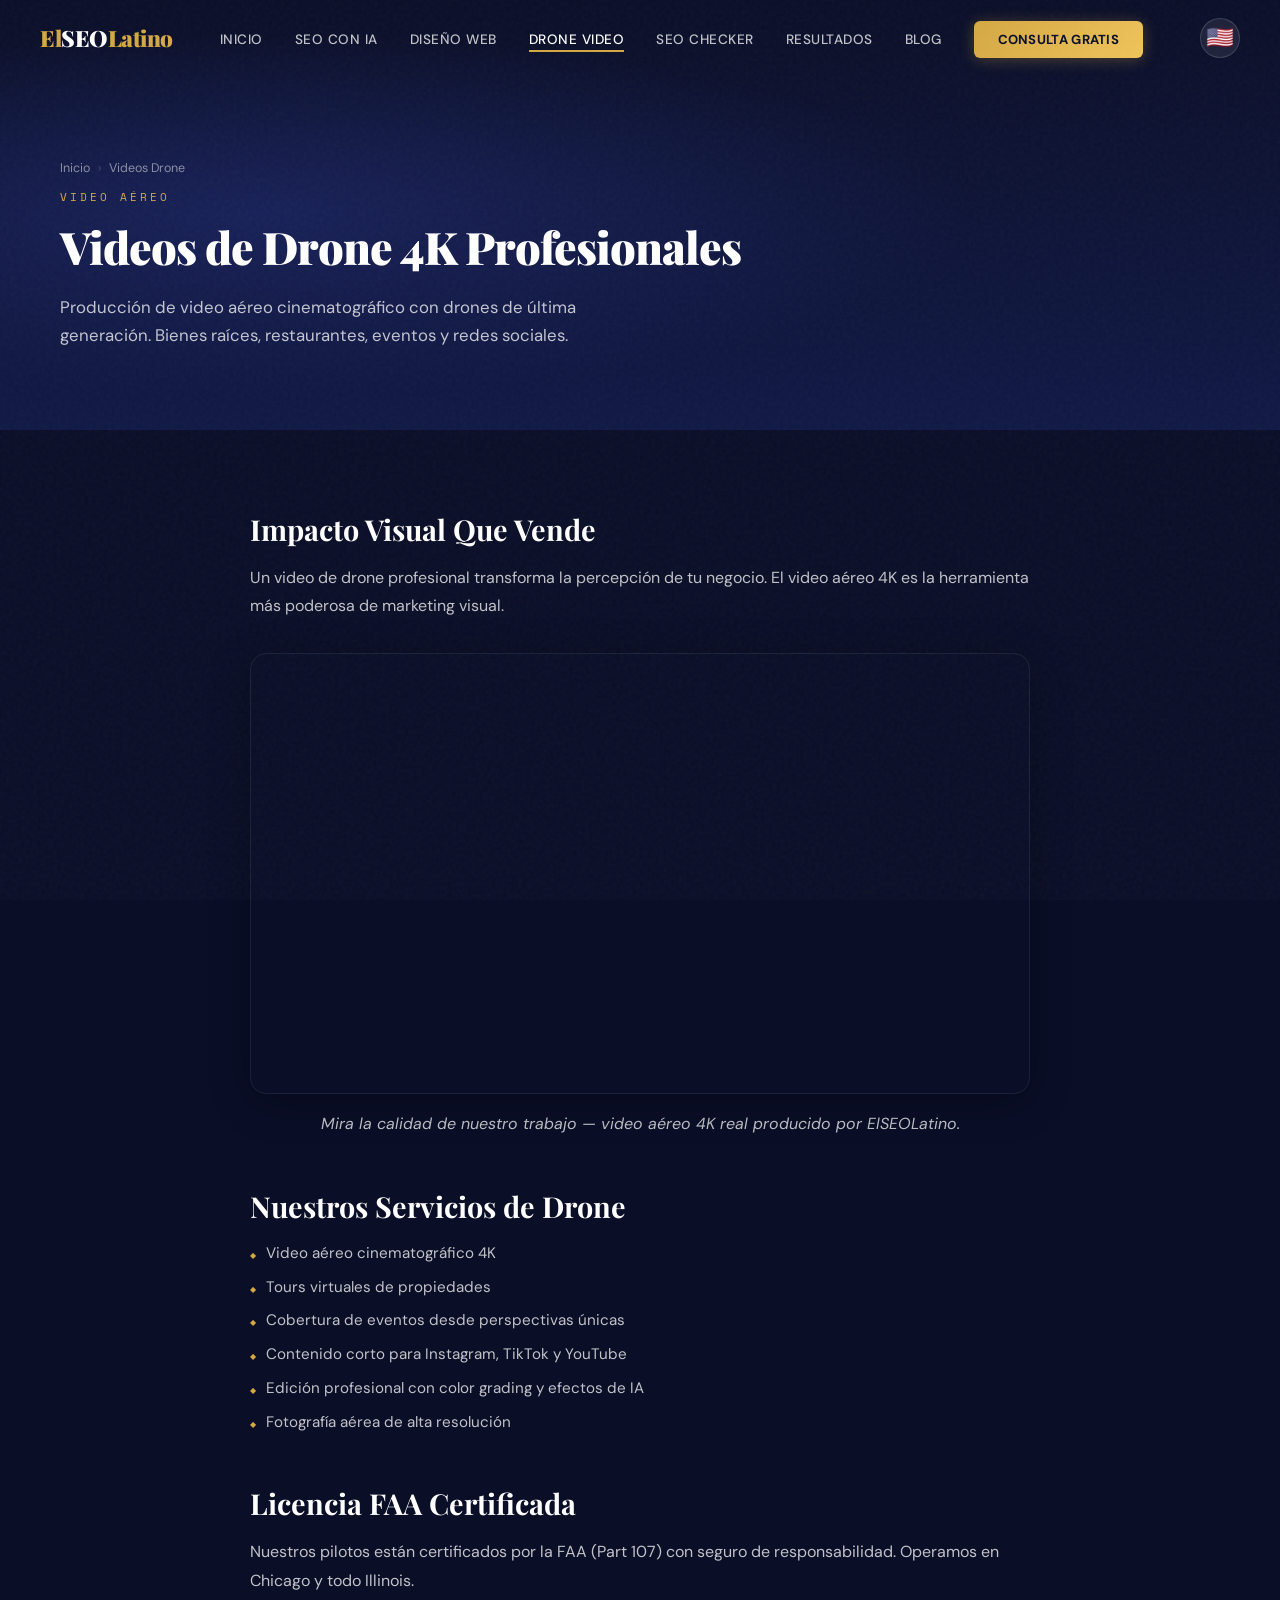
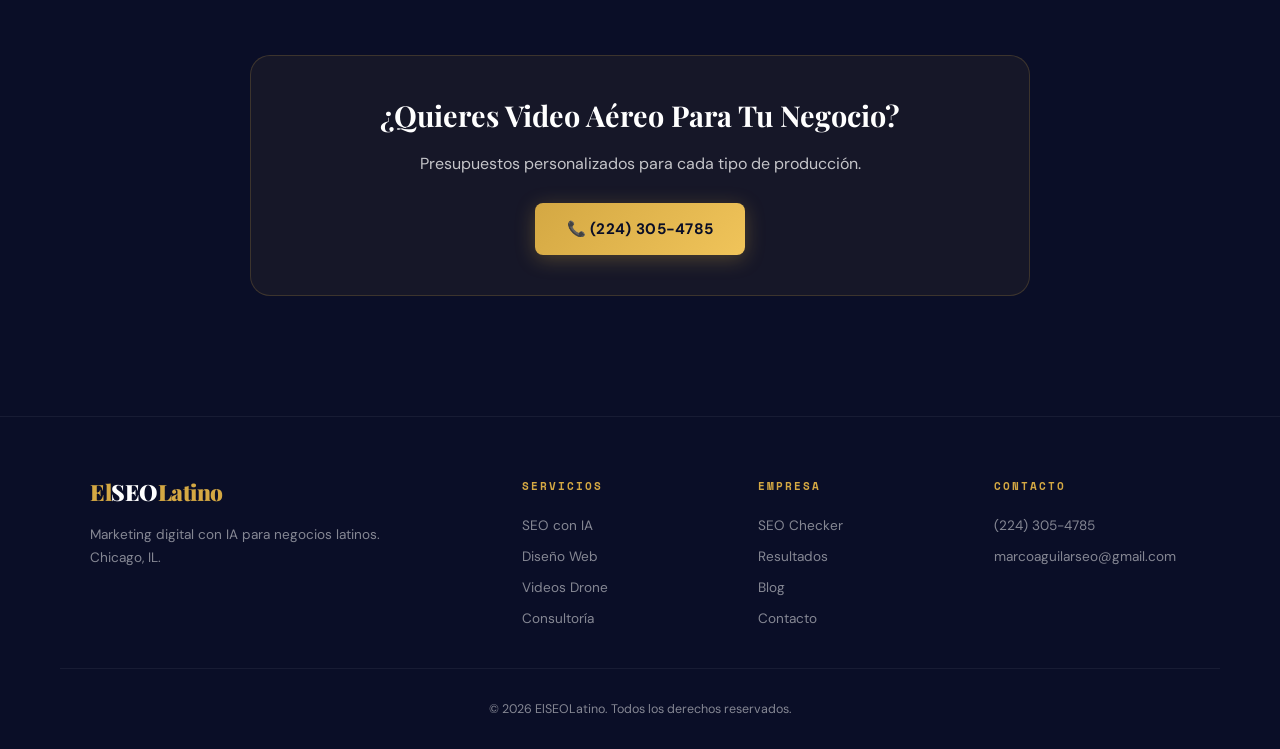
<file: videos-drone.html>
<!DOCTYPE html><html lang="es"><head><meta charset="UTF-8"><meta name="viewport" content="width=device-width, initial-scale=1.0"><title>Videos de Drone 4K — ElSEOLatino | Video Aéreo Profesional Chicago</title><meta name="description" content="Producción de video aéreo profesional con drones 4K para negocios latinos. Tours virtuales, bienes raíces, eventos. Chicago y área metropolitana."><meta name="robots" content="index, follow"><link rel="canonical" href="https://elseolatino.com/videos-drone.html"><meta property="og:title" content="Videos de Drone 4K — ElSEOLatino"><meta property="og:description" content="Video aéreo profesional con drones para negocios latinos."><meta property="og:image" content="https://elseolatino.com/hero-bg.png"><meta property="og:url" content="https://elseolatino.com/videos-drone.html"><link rel="icon" type="image/x-icon" href="/favicon.ico"><meta name="theme-color" content="#0a0e27"><link rel="alternate" hreflang="es" href="https://elseolatino.com/videos-drone.html"><link rel="alternate" hreflang="x-default" href="https://elseolatino.com/videos-drone.html"><script type="application/ld+json">{"@context":"https://schema.org","@type":"Service","name":"Videos de Drone 4K","provider":{"@type":"Organization","name":"ElSEOLatino","url":"https://elseolatino.com"},"serviceType":"Aerial Video Production"}</script><script type="application/ld+json">{"@context":"https://schema.org","@type":"BreadcrumbList","itemListElement":[{"@type":"ListItem","position":1,"name":"Inicio","item":"https://elseolatino.com/"},{"@type":"ListItem","position":2,"name":"Videos Drone","item":"https://elseolatino.com/videos-drone.html"}]}</script><link rel="preconnect" href="https://fonts.googleapis.com"><link rel="preconnect" href="https://fonts.gstatic.com" crossorigin><link href="https://fonts.googleapis.com/css2?family=Playfair+Display:ital,wght@0,400;0,700;0,900;1,400;1,700&family=DM+Sans:wght@400;500;600;700&family=Space+Mono:wght@400;700&display=swap" rel="stylesheet"><link rel="stylesheet" href="/styles.css"></head><body><a href="#main-content" class="skip-link">Saltar al contenido</a><header><nav class="navbar" role="navigation" aria-label="Navegación principal"><a href="/" class="nav-logo"><span class="nav-logo-text"><span class="gold">El</span>SEO<span class="gold">Latino</span></span></a><ul class="nav-links"><li><a href="/" data-es="Inicio" data-en="Home">Inicio</a></li><li><a href="/seo-con-ia.html" data-es="SEO con IA" data-en="AI SEO">SEO con IA</a></li><li><a href="/diseno-web.html" data-es="Diseño Web" data-en="Web Design">Diseño Web</a></li><li><a href="/videos-drone.html" aria-current="page" data-es="Drone Video" data-en="Drone Video">Drone Video</a></li><li><a href="/seo-checker.html" data-es="SEO Checker" data-en="SEO Checker">SEO Checker</a></li><li><a href="/#resultados" data-es="Resultados" data-en="Results">Resultados</a></li><li><a href="/blog.html" data-es="Blog" data-en="Blog">Blog</a></li><li><a href="/#contacto" class="nav-cta" data-es="Consulta Gratis" data-en="Free Consult">Consulta Gratis</a></li></ul><button class="lang-toggle" aria-label="Switch to English"><span class="lang-flag">🇺🇸</span></button>
    <button class="menu-toggle" aria-label="Abrir menú" aria-expanded="false"><span></span><span></span><span></span></button></nav></header>
<main id="main-content"><section class="service-hero"><nav class="breadcrumbs" aria-label="Breadcrumb"><ol><li><a href="/" data-es="Inicio" data-en="Home">Inicio</a></li><li class="sep">›</li><li aria-current="page">Videos Drone</li></ol></nav><p class="section-eyebrow" data-es="Video Aéreo" data-en="Aerial Video">Video Aéreo</p><h1 class="section-title" data-es="Videos de Drone 4K Profesionales" data-en="Professional 4K Drone Videos">Videos de Drone 4K Profesionales</h1><p class="section-subtitle" data-es="Producción de video aéreo cinematográfico con drones de última generación. Bienes raíces, restaurantes, eventos y redes sociales." data-en="Cinematic aerial video production with next-gen drones. Real estate, restaurants, events, and social media.">Producción de video aéreo cinematográfico con drones de última generación. Bienes raíces, restaurantes, eventos y redes sociales.</p></section>
<div class="service-content"><h2 data-es="Impacto Visual Que Vende" data-en="Visual Impact That Sells">Impacto Visual Que Vende</h2><p><span data-es="Un video de drone profesional transforma la percepción de tu negocio. El video aéreo 4K es la herramienta más poderosa de marketing visual." data-en="A professional drone video transforms the perception of your business. 4K aerial video is the most powerful visual marketing tool.">Un video de drone profesional transforma la percepción de tu negocio. El video aéreo 4K es la herramienta más poderosa de marketing visual.</span></p>

<div class="video-showcase">
<div class="video-embed">
<iframe src="https://www.youtube-nocookie.com/embed/wDY8crxH1oQ" title="ElSEOLatino — Video de Drone 4K" frameborder="0" allow="accelerometer; autoplay; clipboard-write; encrypted-media; gyroscope; picture-in-picture" allowfullscreen loading="lazy"></iframe>
</div>
<p class="video-caption" data-es="Mira la calidad de nuestro trabajo — video aéreo 4K real producido por ElSEOLatino." data-en="See the quality of our work — real 4K aerial video produced by ElSEOLatino.">Mira la calidad de nuestro trabajo — video aéreo 4K real producido por ElSEOLatino.</p>
</div>

<h2 data-es="Nuestros Servicios de Drone" data-en="Our Drone Services">Nuestros Servicios de Drone</h2><ul><li data-es="Video aéreo cinematográfico 4K" data-en="Cinematic 4K aerial video">Video aéreo cinematográfico 4K</li><li data-es="Tours virtuales de propiedades" data-en="Virtual property tours">Tours virtuales de propiedades</li><li data-es="Cobertura de eventos desde perspectivas únicas" data-en="Event coverage from unique perspectives">Cobertura de eventos desde perspectivas únicas</li><li data-es="Contenido corto para Instagram, TikTok y YouTube" data-en="Short-form content for Instagram, TikTok, and YouTube">Contenido corto para Instagram, TikTok y YouTube</li><li data-es="Edición profesional con color grading y efectos de IA" data-en="Professional editing with color grading and AI effects">Edición profesional con color grading y efectos de IA</li><li data-es="Fotografía aérea de alta resolución" data-en="High-resolution aerial photography">Fotografía aérea de alta resolución</li></ul><h2 data-es="Licencia FAA Certificada" data-en="FAA Certified License">Licencia FAA Certificada</h2><p><span data-es="Nuestros pilotos están certificados por la FAA (Part 107) con seguro de responsabilidad. Operamos en Chicago y todo Illinois." data-en="Our pilots are FAA certified (Part 107) with liability insurance. We operate in Chicago and all of Illinois.">Nuestros pilotos están certificados por la FAA (Part 107) con seguro de responsabilidad. Operamos en Chicago y todo Illinois.</span></p><div class="service-cta-box"><h2 data-es="¿Quieres Video Aéreo Para Tu Negocio?" data-en="Want Aerial Video for Your Business?">¿Quieres Video Aéreo Para Tu Negocio?</h2><p><span data-es="Presupuestos personalizados para cada tipo de producción." data-en="Custom quotes for every type of production.">Presupuestos personalizados para cada tipo de producción.</span></p><div style="margin-top:24px;"><a href="tel:+12243054785" class="btn-primary">📞 (224) 305-4785</a></div></div></div></main>
<footer class="footer"><div class="footer-grid"><div class="footer-brand"><span class="nav-logo-text"><span class="gold">El</span>SEO<span class="gold">Latino</span></span><p><span data-es="Marketing digital con IA para negocios latinos. Chicago, IL." data-en="AI-powered digital marketing for Latino businesses. Chicago, IL.">Marketing digital con IA para negocios latinos. Chicago, IL.</span></p></div><div><h4 data-es="Servicios" data-en="Services">Servicios</h4><ul class="footer-links"><li><a href="/seo-con-ia.html" data-es="SEO con IA" data-en="AI SEO">SEO con IA</a></li><li><a href="/diseno-web.html" data-es="Diseño Web" data-en="Web Design">Diseño Web</a></li><li><a href="/videos-drone.html">Videos Drone</a></li><li><a href="/consultoria-digital.html">Consultoría</a></li></ul></div><div><h4 data-es="Empresa" data-en="Company">Empresa</h4><ul class="footer-links"><li><a href="/seo-checker.html" data-es="SEO Checker" data-en="SEO Checker">SEO Checker</a></li><li><a href="/#resultados" data-es="Resultados" data-en="Results">Resultados</a></li><li><a href="/blog.html" data-es="Blog" data-en="Blog">Blog</a></li><li><a href="/#contacto">Contacto</a></li></ul></div><div><h4 data-es="Contacto" data-en="Contact">Contacto</h4><ul class="footer-links"><li><a href="tel:+12243054785">(224) 305-4785</a></li><li><a href="mailto:marcoaguilarseo@gmail.com">marcoaguilarseo@gmail.com</a></li></ul></div></div><div class="footer-bottom"><p><span data-es="© 2026 ElSEOLatino. Todos los derechos reservados." data-en="© 2026 ElSEOLatino. All rights reserved.">© 2026 ElSEOLatino. Todos los derechos reservados.</span></p></div></footer><script src="/main.js" defer></script></body></html>
</file>
<file: styles.css>
/* ============================================================
   ElSEOLatino — Global Styles v2.0 (Flat / Netlify)
   ============================================================ */
:root {
  --navy-deep: #0a0e27;
  --navy: #101845;
  --navy-mid: #1a2460;
  --navy-light: #243080;
  --gold: #d4a843;
  --gold-bright: #f0c45a;
  --gold-dark: #b8902e;
  --electric: #4f8fff;
  --electric-glow: rgba(79,143,255,0.15);
  --cyan: #00d4aa;
  --white: #ffffff;
  --cream: #faf6ee;
  --text-light: rgba(255,255,255,0.75);
  --text-lighter: rgba(255,255,255,0.5);
  --shadow-gold: 0 4px 30px rgba(212,168,67,0.25);
  --shadow-deep: 0 20px 60px rgba(0,0,0,0.3);
}

*, *::before, *::after { margin: 0; padding: 0; box-sizing: border-box; }
html { scroll-behavior: smooth; }
body {
  font-family: 'DM Sans', sans-serif;
  background: var(--navy-deep);
  color: var(--white);
  overflow-x: hidden;
  -webkit-font-smoothing: antialiased;
}
body::before {
  content: '';
  position: fixed; inset: 0;
  background-image: url("data:image/svg+xml,%3Csvg viewBox='0 0 256 256' xmlns='http://www.w3.org/2000/svg'%3E%3Cfilter id='n'%3E%3CfeTurbulence type='fractalNoise' baseFrequency='0.9' numOctaves='4' stitchTiles='stitch'/%3E%3C/filter%3E%3Crect width='100%25' height='100%25' filter='url(%23n)' opacity='0.04'/%3E%3C/svg%3E");
  pointer-events: none; z-index: 9999;
}
::-webkit-scrollbar { width: 6px; }
::-webkit-scrollbar-track { background: var(--navy-deep); }
::-webkit-scrollbar-thumb { background: var(--gold-dark); border-radius: 3px; }
img { max-width: 100%; height: auto; }
a { color: inherit; }

.skip-link {
  position: absolute; top: -100%; left: 16px;
  background: var(--gold); color: var(--navy-deep);
  padding: 8px 16px; border-radius: 0 0 6px 6px;
  font-weight: 700; z-index: 10000; text-decoration: none;
}
.skip-link:focus { top: 0; }

/* ========== NAVBAR ========== */
.navbar {
  position: fixed; top: 0; left: 0; right: 0; z-index: 1000;
  padding: 18px 40px; display: flex; align-items: center;
  justify-content: space-between; transition: all 0.4s ease; background: transparent;
}
.navbar.scrolled {
  background: rgba(10,14,39,0.92); backdrop-filter: blur(20px);
  padding: 12px 40px; box-shadow: 0 1px 0 rgba(212,168,67,0.15);
}
.nav-logo { text-decoration: none; display: flex; align-items: center; }
.nav-logo-text {
  font-family: 'Playfair Display', serif; font-size: 1.4rem;
  font-weight: 900; letter-spacing: -0.5px;
}
.nav-logo-text .gold { color: var(--gold); }
.nav-links { display: flex; align-items: center; gap: 32px; list-style: none; }
.nav-links a {
  color: var(--text-light); text-decoration: none; font-size: 0.85rem;
  font-weight: 500; letter-spacing: 0.5px; text-transform: uppercase;
  transition: color 0.3s; position: relative;
}
.nav-links a::after {
  content: ''; position: absolute; bottom: -4px; left: 0;
  width: 0; height: 1.5px; background: var(--gold); transition: width 0.3s ease;
}
.nav-links a:hover { color: var(--white); }
.nav-links a:hover::after { width: 100%; }
.nav-links a[aria-current="page"] { color: var(--white); }
.nav-links a[aria-current="page"]::after { width: 100%; }
.nav-cta {
  background: linear-gradient(135deg, var(--gold), var(--gold-bright));
  color: var(--navy-deep) !important; padding: 10px 24px; border-radius: 6px;
  font-weight: 700 !important; letter-spacing: 0.3px !important;
  text-transform: uppercase !important; font-size: 0.82rem !important;
  transition: transform 0.3s, box-shadow 0.3s !important;
  box-shadow: 0 2px 15px rgba(212,168,67,0.3);
}
.nav-cta::after { display: none !important; }
.nav-cta:hover { transform: translateY(-2px); box-shadow: var(--shadow-gold); }
.lang-toggle {
  display: flex; align-items: center; justify-content: center;
  background: rgba(255,255,255,0.08); border: 1px solid rgba(255,255,255,0.15);
  border-radius: 50%; width: 40px; height: 40px; color: var(--white); cursor: pointer;
  transition: all 0.3s ease; margin-left: 10px; padding: 0;
}
.lang-toggle:hover { background: rgba(212,168,67,0.15); border-color: var(--gold); transform: scale(1.1); }
.lang-flag { font-size: 1.4rem; line-height: 1; }
.menu-toggle {
  display: none; flex-direction: column; gap: 5px; cursor: pointer;
  z-index: 1001; background: none; border: none; padding: 8px;
}
.menu-toggle span { display: block; width: 26px; height: 2px; background: var(--white); transition: all 0.3s; }

/* ========== HERO — with uploaded background image ========== */
.hero {
  position: relative; min-height: 100vh; display: flex;
  align-items: center; padding: 120px 60px 80px; overflow: hidden;
}
.hero-bg {
  position: absolute; inset: 0;
  background:
    linear-gradient(90deg, rgba(10,14,39,0.55) 0%, rgba(10,14,39,0.25) 50%, rgba(10,14,39,0.65) 100%),
    url('hero-bg.png') center/cover no-repeat;
}
.hero-geo-1 { position: absolute; top: 15%; right: 8%; width: 350px; height: 350px; border: 1px solid rgba(79,143,255,0.08); border-radius: 50%; animation: geo-rotate 30s linear infinite; }
.hero-geo-2 { position: absolute; top: 20%; right: 12%; width: 250px; height: 250px; border: 1px solid rgba(212,168,67,0.06); border-radius: 50%; animation: geo-rotate 20s linear infinite reverse; }
.hero-geo-3 { position: absolute; bottom: 10%; left: -5%; width: 500px; height: 500px; background: radial-gradient(circle, rgba(79,143,255,0.03) 0%, transparent 70%); border-radius: 50%; }
@keyframes geo-rotate { to { transform: rotate(360deg); } }
.hero-content { position: relative; z-index: 2; max-width: 720px; }
.hero-badge {
  display: inline-flex; align-items: center; gap: 8px; padding: 8px 18px;
  background: rgba(79,143,255,0.1); border: 1px solid rgba(79,143,255,0.25);
  border-radius: 100px; font-family: 'Space Mono', monospace; font-size: 0.72rem;
  letter-spacing: 2px; text-transform: uppercase; color: var(--electric);
  margin-bottom: 32px; opacity: 0; animation: fade-up 0.8s ease 0.2s forwards;
}
.hero-badge::before { content: ''; width: 6px; height: 6px; background: var(--electric); border-radius: 50%; animation: pulse-dot 2s ease infinite; }
@keyframes pulse-dot { 0%, 100% { opacity: 1; transform: scale(1); } 50% { opacity: 0.5; transform: scale(1.5); } }
.hero h1 {
  font-family: 'Playfair Display', serif; font-size: clamp(2.8rem, 5.5vw, 4.8rem);
  font-weight: 900; line-height: 1.08; letter-spacing: -1.5px;
  margin-bottom: 28px; opacity: 0; animation: fade-up 0.8s ease 0.4s forwards;
  text-shadow: 0 2px 20px rgba(0,0,0,0.4);
}
.hero h1 em { font-style: italic; color: var(--gold); position: relative; }
.hero h1 em::after { content: ''; position: absolute; bottom: 4px; left: 0; width: 100%; height: 3px; background: linear-gradient(90deg, var(--gold), transparent); opacity: 0.5; }
.hero h1 .ai-text { background: linear-gradient(135deg, var(--electric), var(--cyan)); -webkit-background-clip: text; -webkit-text-fill-color: transparent; background-clip: text; font-style: normal; }
.hero-sub { font-size: 1.15rem; line-height: 1.7; color: var(--text-light); max-width: 560px; margin-bottom: 40px; opacity: 0; animation: fade-up 0.8s ease 0.6s forwards; text-shadow: 0 1px 8px rgba(0,0,0,0.3); }
.hero-actions { display: flex; gap: 16px; flex-wrap: wrap; margin-bottom: 60px; opacity: 0; animation: fade-up 0.8s ease 0.8s forwards; }

.btn-primary {
  display: inline-flex; align-items: center; gap: 10px; padding: 16px 32px;
  background: linear-gradient(135deg, var(--gold), var(--gold-bright));
  color: var(--navy-deep); font-weight: 700; font-size: 0.95rem;
  letter-spacing: 0.3px; text-decoration: none; border-radius: 8px;
  transition: all 0.3s; box-shadow: 0 4px 20px rgba(212,168,67,0.3); border: none; cursor: pointer;
}
.btn-primary:hover { transform: translateY(-3px); box-shadow: 0 8px 35px rgba(212,168,67,0.45); }
.btn-secondary {
  display: inline-flex; align-items: center; gap: 10px; padding: 16px 32px;
  background: transparent; color: var(--white); font-weight: 600; font-size: 0.95rem;
  text-decoration: none; border-radius: 8px; border: 1.5px solid rgba(255,255,255,0.2);
  transition: all 0.3s; cursor: pointer;
}
.btn-secondary:hover { border-color: var(--gold); color: var(--gold); background: rgba(212,168,67,0.05); }

.hero-stats { display: flex; gap: 48px; opacity: 0; animation: fade-up 0.8s ease 1s forwards; }
.stat { position: relative; }
.stat + .stat::before { content: ''; position: absolute; left: -24px; top: 50%; transform: translateY(-50%); width: 1px; height: 40px; background: rgba(255,255,255,0.15); }
.stat-number { font-family: 'Playfair Display', serif; font-size: 2.2rem; font-weight: 900; color: var(--gold); line-height: 1; text-shadow: 0 2px 10px rgba(0,0,0,0.3); }
.stat-label { font-size: 0.78rem; color: var(--text-lighter); text-transform: uppercase; letter-spacing: 1px; margin-top: 4px; }

.hero-cards { position: absolute; right: 5%; top: 50%; transform: translateY(-50%); z-index: 2; display: flex; flex-direction: column; gap: 16px; opacity: 0; animation: fade-left 1s ease 1.2s forwards; }
.hero-card { background: rgba(255,255,255,0.06); backdrop-filter: blur(20px); border: 1px solid rgba(255,255,255,0.1); border-radius: 14px; padding: 22px 26px; width: 260px; transition: all 0.4s ease; }
.hero-card:hover { transform: translateX(-8px); border-color: rgba(212,168,67,0.3); background: rgba(212,168,67,0.08); }
.hero-card-icon { font-size: 1.6rem; margin-bottom: 10px; }
.hero-card-title { font-weight: 700; font-size: 0.95rem; margin-bottom: 4px; }
.hero-card-desc { font-size: 0.78rem; color: var(--text-lighter); line-height: 1.5; }
.hero-card .ai-badge { display: inline-block; padding: 2px 8px; background: rgba(79,143,255,0.15); border: 1px solid rgba(79,143,255,0.3); border-radius: 4px; font-family: 'Space Mono', monospace; font-size: 0.6rem; color: var(--electric); letter-spacing: 1px; text-transform: uppercase; margin-top: 8px; }

@keyframes fade-up { from { opacity: 0; transform: translateY(30px); } to { opacity: 1; transform: translateY(0); } }
@keyframes fade-left { from { opacity: 0; transform: translate(40px, -50%); } to { opacity: 1; transform: translate(0, -50%); } }

/* ========== SECTIONS SHARED ========== */
section { position: relative; }
.section-eyebrow { font-family: 'Space Mono', monospace; font-size: 0.7rem; letter-spacing: 3px; text-transform: uppercase; color: var(--gold); margin-bottom: 16px; }
.section-title { font-family: 'Playfair Display', serif; font-size: clamp(2rem, 3.5vw, 3rem); font-weight: 900; line-height: 1.15; letter-spacing: -1px; margin-bottom: 20px; }
.section-subtitle { font-size: 1.05rem; color: var(--text-light); line-height: 1.7; max-width: 560px; }

/* ========== AI ADVANTAGE ========== */
.ai-advantage { padding: 120px 60px; background: radial-gradient(ellipse 60% 50% at 50% 0%, rgba(79,143,255,0.06) 0%, transparent 70%), linear-gradient(180deg, var(--navy) 0%, var(--navy-deep) 100%); overflow: hidden; }
.ai-advantage::before { content: ''; position: absolute; top: 0; left: 0; right: 0; height: 1px; background: linear-gradient(90deg, transparent, rgba(79,143,255,0.3), transparent); }
.ai-advantage-header { text-align: center; margin-bottom: 70px; }
.ai-advantage-header .section-eyebrow { color: var(--electric); }
.ai-advantage-header .section-subtitle { margin: 0 auto; }
.ai-grid { display: grid; grid-template-columns: repeat(3, 1fr); gap: 24px; max-width: 1100px; margin: 0 auto 60px; }
.ai-card { background: rgba(79,143,255,0.03); border: 1px solid rgba(79,143,255,0.1); border-radius: 20px; padding: 40px 32px; transition: all 0.5s cubic-bezier(0.23, 1, 0.32, 1); position: relative; overflow: hidden; }
.ai-card::before { content: ''; position: absolute; top: 0; left: 0; right: 0; height: 2px; background: linear-gradient(90deg, transparent, var(--electric), transparent); opacity: 0; transition: opacity 0.5s; }
.ai-card:hover { background: rgba(79,143,255,0.06); border-color: rgba(79,143,255,0.25); transform: translateY(-4px); }
.ai-card:hover::before { opacity: 1; }
.ai-card-icon { width: 56px; height: 56px; display: flex; align-items: center; justify-content: center; background: linear-gradient(135deg, rgba(79,143,255,0.15), rgba(79,143,255,0.05)); border-radius: 14px; font-size: 1.5rem; margin-bottom: 24px; }
.ai-card h3 { font-family: 'Playfair Display', serif; font-size: 1.3rem; font-weight: 700; margin-bottom: 12px; }
.ai-card p { color: var(--text-light); font-size: 0.9rem; line-height: 1.7; }
.ai-card .tech-tag { display: inline-block; padding: 4px 12px; background: rgba(79,143,255,0.1); border: 1px solid rgba(79,143,255,0.2); border-radius: 100px; font-family: 'Space Mono', monospace; font-size: 0.65rem; color: var(--electric); letter-spacing: 1px; text-transform: uppercase; margin-top: 16px; }

.ai-compare { max-width: 700px; margin: 0 auto; background: rgba(255,255,255,0.02); border: 1px solid rgba(255,255,255,0.06); border-radius: 20px; padding: 40px; }
.ai-compare-title { font-family: 'Playfair Display', serif; font-size: 1.2rem; font-weight: 700; text-align: center; margin-bottom: 32px; }
.compare-row { margin-bottom: 24px; }
.compare-row:last-child { margin-bottom: 0; }
.compare-label { font-size: 0.82rem; font-weight: 600; margin-bottom: 8px; display: flex; justify-content: space-between; }
.compare-label span { color: var(--text-lighter); font-weight: 400; }
.compare-bars { display: flex; flex-direction: column; gap: 6px; }
.compare-bar { height: 8px; border-radius: 4px; position: relative; overflow: hidden; background: rgba(255,255,255,0.05); }
.compare-bar-fill { height: 100%; border-radius: 4px; transition: width 1.5s cubic-bezier(0.23, 1, 0.32, 1); width: 0; }
.compare-bar-fill.ours { background: linear-gradient(90deg, var(--electric), var(--cyan)); box-shadow: 0 0 15px rgba(79,143,255,0.3); }
.compare-bar-fill.theirs { background: rgba(255,255,255,0.15); }
.compare-bar-label { font-size: 0.68rem; color: var(--text-lighter); margin-top: 4px; }
.compare-bar-label.highlight { color: var(--electric); font-weight: 600; }

/* ========== SERVICIOS ========== */
.servicios { padding: 120px 60px; background: radial-gradient(ellipse 50% 40% at 80% 20%, rgba(212,168,67,0.04) 0%, transparent 70%), linear-gradient(180deg, var(--navy-deep) 0%, var(--navy) 100%); }
.servicios-header { text-align: center; margin-bottom: 70px; }
.servicios-header .section-subtitle { margin: 0 auto; }
.servicios-grid { display: grid; grid-template-columns: repeat(2, 1fr); gap: 24px; max-width: 1100px; margin: 0 auto; }
.servicio-card { position: relative; background: rgba(255,255,255,0.025); border: 1px solid rgba(255,255,255,0.06); border-radius: 20px; padding: 44px 38px; transition: all 0.5s cubic-bezier(0.23, 1, 0.32, 1); overflow: hidden; text-decoration: none; color: inherit; display: block; }
.servicio-card::before { content: ''; position: absolute; top: 0; left: 0; right: 0; height: 2px; background: linear-gradient(90deg, transparent, var(--gold), transparent); opacity: 0; transition: opacity 0.5s; }
.servicio-card:hover { background: rgba(255,255,255,0.05); border-color: rgba(212,168,67,0.2); transform: translateY(-4px); }
.servicio-card:hover::before { opacity: 1; }
.servicio-card.featured { border-color: rgba(79,143,255,0.2); background: rgba(79,143,255,0.03); }
.servicio-card.featured::before { background: linear-gradient(90deg, transparent, var(--electric), transparent); }
.servicio-number { font-family: 'Playfair Display', serif; font-size: 3.5rem; font-weight: 900; color: rgba(212,168,67,0.08); position: absolute; top: 20px; right: 30px; line-height: 1; }
.servicio-card.featured .servicio-number { color: rgba(79,143,255,0.08); }
.servicio-icon { width: 56px; height: 56px; display: flex; align-items: center; justify-content: center; background: linear-gradient(135deg, rgba(212,168,67,0.15), rgba(212,168,67,0.05)); border-radius: 14px; font-size: 1.5rem; margin-bottom: 24px; }
.servicio-card.featured .servicio-icon { background: linear-gradient(135deg, rgba(79,143,255,0.15), rgba(79,143,255,0.05)); }
.servicio-card h3 { font-family: 'Playfair Display', serif; font-size: 1.5rem; font-weight: 700; margin-bottom: 12px; }
.servicio-card > p { color: var(--text-light); font-size: 0.92rem; line-height: 1.65; margin-bottom: 24px; }
.servicio-features { list-style: none; display: flex; flex-direction: column; gap: 10px; }
.servicio-features li { display: flex; align-items: center; gap: 10px; font-size: 0.85rem; color: var(--text-light); }
.servicio-features li::before { content: '◆'; color: var(--gold); font-size: 0.5rem; flex-shrink: 0; }
.servicio-card.featured .servicio-features li::before { color: var(--electric); }

/* ========== PROCESO ========== */
.proceso { padding: 120px 60px; background: linear-gradient(180deg, var(--navy) 0%, var(--navy-deep) 100%); }
.proceso-header { text-align: center; margin-bottom: 70px; }
.proceso-header .section-subtitle { margin: 0 auto; }
.timeline { max-width: 800px; margin: 0 auto; position: relative; }
.timeline::before { content: ''; position: absolute; top: 0; bottom: 0; left: 32px; width: 1px; background: linear-gradient(180deg, var(--electric), var(--gold), var(--cyan)); }
.timeline-item { display: flex; gap: 32px; margin-bottom: 48px; position: relative; }
.timeline-dot { width: 64px; height: 64px; flex-shrink: 0; display: flex; align-items: center; justify-content: center; background: var(--navy-deep); border: 2px solid var(--electric); border-radius: 50%; font-family: 'Playfair Display', serif; font-weight: 900; font-size: 1.2rem; color: var(--electric); z-index: 1; }
.timeline-content h3 { font-family: 'Playfair Display', serif; font-size: 1.3rem; font-weight: 700; margin-bottom: 8px; }
.timeline-content p { color: var(--text-light); font-size: 0.9rem; line-height: 1.7; }

/* ========== TESTIMONIALS ========== */
.testimonials { padding: 120px 60px; background: radial-gradient(ellipse 50% 40% at 20% 80%, rgba(212,168,67,0.04) 0%, transparent 70%), linear-gradient(180deg, var(--navy-deep) 0%, var(--navy) 100%); }
.testimonials-header { text-align: center; margin-bottom: 70px; }
.testimonials-header .section-subtitle { margin: 0 auto; }
.testimonials-grid { display: grid; grid-template-columns: repeat(3, 1fr); gap: 24px; max-width: 1100px; margin: 0 auto; }
.testimonial-card { background: rgba(255,255,255,0.025); border: 1px solid rgba(255,255,255,0.06); border-radius: 20px; padding: 36px 32px; transition: all 0.4s ease; }
.testimonial-card:hover { border-color: rgba(212,168,67,0.2); transform: translateY(-4px); }
.testimonial-stars { color: var(--gold); font-size: 0.9rem; margin-bottom: 16px; letter-spacing: 2px; }
.testimonial-text { color: var(--text-light); font-size: 0.92rem; line-height: 1.7; font-style: italic; margin-bottom: 20px; }
.testimonial-author { font-weight: 700; font-size: 0.9rem; }
.testimonial-role { font-size: 0.78rem; color: var(--text-lighter); margin-top: 2px; }

/* ========== CTA ========== */
.cta-section { padding: 120px 60px; text-align: center; background: radial-gradient(ellipse 60% 50% at 50% 50%, rgba(212,168,67,0.06) 0%, transparent 70%), linear-gradient(180deg, var(--navy) 0%, var(--navy-deep) 100%); }
.cta-section .section-subtitle { margin: 0 auto 40px; }
.cta-actions { display: flex; gap: 16px; justify-content: center; flex-wrap: wrap; }
.cta-phone { font-family: 'Playfair Display', serif; font-size: 2rem; font-weight: 900; color: var(--gold); margin-top: 32px; }
.cta-phone a { color: var(--gold); text-decoration: none; transition: color 0.3s; }
.cta-phone a:hover { color: var(--gold-bright); }

/* ========== FOOTER ========== */
.footer { padding: 60px 60px 32px; background: var(--navy-deep); border-top: 1px solid rgba(255,255,255,0.06); }
.footer-grid { display: grid; grid-template-columns: 2fr 1fr 1fr 1fr; gap: 40px; max-width: 1100px; margin: 0 auto 40px; }
.footer-brand p { color: var(--text-lighter); font-size: 0.85rem; line-height: 1.7; margin-top: 16px; max-width: 300px; }
.footer h4 { font-family: 'Space Mono', monospace; font-size: 0.7rem; letter-spacing: 2px; text-transform: uppercase; color: var(--gold); margin-bottom: 20px; }
.footer-links { list-style: none; display: flex; flex-direction: column; gap: 10px; }
.footer-links a { color: var(--text-lighter); text-decoration: none; font-size: 0.85rem; transition: color 0.3s; }
.footer-links a:hover { color: var(--white); }
.footer-bottom { text-align: center; padding-top: 32px; border-top: 1px solid rgba(255,255,255,0.06); color: var(--text-lighter); font-size: 0.78rem; }

/* ========== SERVICE PAGES ========== */
.service-hero { padding: 160px 60px 80px; background: radial-gradient(ellipse 80% 60% at 20% 50%, rgba(26,36,96,0.8) 0%, transparent 70%), linear-gradient(180deg, var(--navy-deep) 0%, var(--navy) 100%); }
.service-hero .section-title { max-width: 700px; }
.service-hero .section-subtitle { max-width: 600px; }
.service-content { padding: 80px 60px 120px; max-width: 900px; margin: 0 auto; }
.service-content h2 { font-family: 'Playfair Display', serif; font-size: 1.8rem; font-weight: 700; margin: 48px 0 16px; }
.service-content h2:first-child { margin-top: 0; }
.service-content p { color: var(--text-light); font-size: 1rem; line-height: 1.8; margin-bottom: 16px; }
.service-content ul { list-style: none; margin-bottom: 24px; }
.service-content ul li { display: flex; align-items: flex-start; gap: 10px; font-size: 0.95rem; color: var(--text-light); line-height: 1.7; margin-bottom: 8px; }
.service-content ul li::before { content: '◆'; color: var(--gold); font-size: 0.5rem; flex-shrink: 0; margin-top: 8px; }
.service-cta-box { background: rgba(212,168,67,0.06); border: 1px solid rgba(212,168,67,0.2); border-radius: 20px; padding: 40px; text-align: center; margin-top: 60px; }
.service-cta-box h2 { margin-top: 0; }

/* ========== BLOG ========== */
.blog-hero { padding: 160px 60px 80px; background: linear-gradient(180deg, var(--navy-deep), var(--navy)); text-align: center; }
.blog-section { padding: 0 60px 120px; }
.blog-grid { display: grid; grid-template-columns: repeat(3, 1fr); gap: 24px; max-width: 1100px; margin: 0 auto; }
.blog-card { background: rgba(255,255,255,0.025); border: 1px solid rgba(255,255,255,0.06); border-radius: 16px; overflow: hidden; transition: all 0.4s ease; text-decoration: none; color: inherit; display: block; }
.blog-card:hover { border-color: rgba(212,168,67,0.2); transform: translateY(-4px); }
.blog-card-img { aspect-ratio: 16/9; overflow: hidden; display: flex; align-items: center; justify-content: center; background: var(--navy-mid); }
.blog-card-img img { width: 100%; height: 100%; object-fit: cover; transition: transform 0.4s ease; }
.blog-card:hover .blog-card-img img { transform: scale(1.05); }
.blog-card-body { padding: 24px; }
.blog-card-tag { font-family: 'Space Mono', monospace; font-size: 0.62rem; letter-spacing: 1.5px; text-transform: uppercase; color: var(--electric); margin-bottom: 10px; }
.blog-card-body h3, .blog-card-body h2 { font-family: 'Playfair Display', serif; font-size: 1.15rem; font-weight: 700; margin-bottom: 8px; line-height: 1.3; }
.blog-card-body p { color: var(--text-lighter); font-size: 0.82rem; line-height: 1.6; }

/* ========== 404 ========== */
.page-404 { min-height: 100vh; display: flex; flex-direction: column; align-items: center; justify-content: center; text-align: center; padding: 40px; }
.page-404 h1 { font-family: 'Playfair Display', serif; font-size: 8rem; font-weight: 900; color: var(--gold); line-height: 1; }
.page-404 p { color: var(--text-light); font-size: 1.2rem; margin: 16px 0 32px; }

/* ========== BREADCRUMBS ========== */
.breadcrumbs { padding: 0; margin-bottom: 12px; }
.breadcrumbs ol { list-style: none; display: flex; gap: 8px; font-size: 0.78rem; color: var(--text-lighter); }
.breadcrumbs a { color: var(--text-lighter); text-decoration: none; transition: color 0.3s; }
.breadcrumbs a:hover { color: var(--gold); }
.breadcrumbs .sep { opacity: 0.4; }

/* ========== VIDEO EMBED ========== */
.video-showcase { margin: 32px 0 48px; }
.video-embed {
  position: relative; width: 100%; padding-bottom: 56.25%; /* 16:9 */
  border-radius: 16px; overflow: hidden;
  border: 1px solid rgba(255,255,255,0.08);
  box-shadow: 0 8px 40px rgba(0,0,0,0.3);
}
.video-embed iframe {
  position: absolute; top: 0; left: 0;
  width: 100%; height: 100%; border: none;
}
.video-caption {
  text-align: center; margin-top: 16px;
  font-size: 0.85rem; color: var(--text-lighter);
  font-style: italic;
}

/* ========== RESULTADOS / PROJECTS ========== */
.resultados { padding: 120px 60px; background: radial-gradient(ellipse 50% 40% at 50% 20%, rgba(212,168,67,0.04) 0%, transparent 70%), linear-gradient(180deg, var(--navy) 0%, var(--navy-deep) 100%); }
.resultados-header { text-align: center; margin-bottom: 70px; }
.resultados-header .section-subtitle { margin: 0 auto; }

.project-card {
  max-width: 1100px; margin: 0 auto 48px;
  background: rgba(255,255,255,0.025); border: 1px solid rgba(255,255,255,0.06);
  border-radius: 20px; overflow: hidden;
  transition: all 0.4s ease;
}
.project-card:hover { border-color: rgba(212,168,67,0.15); }
.project-card:last-child { margin-bottom: 0; }

.project-images { padding: 24px 24px 0; }
.project-before-after { display: grid; grid-template-columns: 1fr 1fr; gap: 16px; }
.project-single-img { max-width: 600px; }
.project-img-wrap { position: relative; border-radius: 12px; overflow: hidden; }
.project-img-wrap img { width: 100%; height: auto; display: block; border-radius: 12px; }
.project-img-label {
  position: absolute; top: 12px; left: 12px;
  background: rgba(0,0,0,0.7); color: var(--white);
  padding: 4px 12px; border-radius: 6px;
  font-family: 'Space Mono', monospace; font-size: 0.65rem;
  letter-spacing: 1.5px; text-transform: uppercase;
}
.project-img-label.after { background: rgba(212,168,67,0.85); color: var(--navy-deep); }

.project-info { padding: 28px 32px 32px; }
.project-tags { display: flex; flex-wrap: wrap; gap: 8px; margin-bottom: 16px; }
.project-tag {
  padding: 4px 12px; background: rgba(79,143,255,0.1);
  border: 1px solid rgba(79,143,255,0.2); border-radius: 100px;
  font-family: 'Space Mono', monospace; font-size: 0.62rem;
  color: var(--electric); letter-spacing: 1px; text-transform: uppercase;
}
.project-info h3 {
  font-family: 'Playfair Display', serif; font-size: 1.6rem;
  font-weight: 900; margin-bottom: 4px;
}
.project-url { margin-bottom: 16px; }
.project-url a {
  color: var(--gold); text-decoration: none; font-size: 0.85rem;
  font-weight: 500; transition: color 0.3s;
}
.project-url a:hover { color: var(--gold-bright); }
.project-desc {
  color: var(--text-light); font-size: 0.92rem;
  line-height: 1.7; margin-bottom: 24px;
}
.project-metrics {
  display: flex; flex-wrap: wrap; gap: 24px;
  padding-top: 20px; border-top: 1px solid rgba(255,255,255,0.06);
}
.project-metric { text-align: center; min-width: 100px; }
.project-metric-value {
  font-family: 'Playfair Display', serif; font-size: 1.4rem;
  font-weight: 900; color: var(--gold); display: block; line-height: 1.2;
}
.project-metric-label {
  font-size: 0.72rem; color: var(--text-lighter);
  text-transform: uppercase; letter-spacing: 0.5px; margin-top: 4px; display: block;
}

@media (max-width: 768px) {
  .resultados { padding: 80px 24px; }
  .project-before-after { grid-template-columns: 1fr; }
  .project-info { padding: 20px 20px 24px; }
  .project-info h3 { font-size: 1.3rem; }
  .project-metrics { gap: 16px; }
}

/* ========== SOCIAL STRIP ========== */
.social-strip {
  display: flex; justify-content: center; align-items: center; gap: 32px;
  padding: 16px 24px;
  background: rgba(255,255,255,0.03);
  border-top: 1px solid rgba(255,255,255,0.04);
  border-bottom: 1px solid rgba(255,255,255,0.04);
}
.social-strip-link {
  display: inline-flex; align-items: center; gap: 8px;
  color: var(--text-lighter); text-decoration: none;
  font-size: 0.82rem; font-weight: 500; letter-spacing: 0.3px;
  transition: color 0.3s ease;
}
.social-strip-link:hover { color: var(--gold); }
.social-strip-link svg { flex-shrink: 0; transition: transform 0.3s ease; }
.social-strip-link:hover svg { transform: scale(1.15); }

/* ========== SCROLL REVEAL ========== */
.reveal { opacity: 0; transform: translateY(30px); transition: opacity 0.8s ease, transform 0.8s ease; }
.reveal.visible { opacity: 1; transform: translateY(0); }

/* ========== RESPONSIVE ========== */
@media (max-width: 1024px) {
  .hero-cards { display: none; }
  .ai-grid, .testimonials-grid, .blog-grid { grid-template-columns: 1fr 1fr; }
  .footer-grid { grid-template-columns: 1fr 1fr; }
}
@media (max-width: 768px) {
  .navbar { padding: 14px 20px; }
  .nav-links { display: none; }
  .menu-toggle { display: flex; }
  .nav-links.open {
    display: flex; flex-direction: column; position: fixed;
    top: 0; left: 0; right: 0; bottom: 0; background: rgba(10,14,39,0.98);
    justify-content: center; align-items: center; z-index: 999; gap: 24px;
  }
  .nav-links.open a { font-size: 1.2rem; }
  .hero { padding: 120px 24px 60px; }
  .hero h1 { font-size: 2.2rem; }
  .hero-sub { font-size: 1rem; }
  .hero-stats { flex-wrap: wrap; gap: 24px; }
  .stat + .stat::before { display: none; }
  .ai-advantage, .servicios, .proceso, .testimonials, .cta-section { padding: 80px 24px; }
  .ai-grid, .servicios-grid, .testimonials-grid, .blog-grid { grid-template-columns: 1fr; }
  .footer { padding: 40px 24px 24px; }
  .footer-grid { grid-template-columns: 1fr; gap: 32px; }
  .blog-hero, .service-hero { padding: 120px 24px 60px; }
  .blog-section { padding: 0 24px 80px; }
  .service-content { padding: 60px 24px 80px; }
}
</file>
<file: seo-checker.css>
/* ============================================================
   ElSEOLatino — SEO Checker styles
   Uses :root tokens from styles.css (--navy-deep, --gold, etc.)
   ============================================================ */

.seo-check-vars { /* anchor */ }

:root {
  --check-pass: #00d4aa;
  --check-warn: #f0c45a;
  --check-fail: #ef4444;
}

.checker-container {
  max-width: 1180px;
  margin: 0 auto;
  padding: 0 24px;
}

/* ========== HERO ========== */
.checker-hero {
  position: relative;
  padding: 140px 0 80px;
  background: var(--navy-deep);
  overflow: hidden;
}
.checker-hero-bg {
  position: absolute;
  inset: 0;
  background-image:
    radial-gradient(ellipse at top right, var(--electric-glow) 0%, transparent 55%),
    radial-gradient(ellipse at bottom left, rgba(212, 168, 67, 0.08) 0%, transparent 55%);
  pointer-events: none;
}
.checker-hero::before {
  content: '';
  position: absolute;
  inset: 0;
  background-image:
    linear-gradient(rgba(79, 143, 255, 0.04) 1px, transparent 1px),
    linear-gradient(90deg, rgba(79, 143, 255, 0.04) 1px, transparent 1px);
  background-size: 60px 60px;
  pointer-events: none;
  opacity: 0.5;
}
.checker-hero .checker-container { position: relative; z-index: 2; }

.breadcrumb {
  font-family: 'Space Mono', monospace;
  font-size: 12px;
  color: var(--text-lighter);
  margin-bottom: 28px;
  letter-spacing: 0.05em;
}
.breadcrumb a {
  color: var(--text-light);
  text-decoration: none;
  transition: color 0.2s;
}
.breadcrumb a:hover { color: var(--gold); }
.bc-sep { margin: 0 10px; color: var(--text-lighter); }

.checker-eyebrow {
  display: inline-flex;
  align-items: center;
  gap: 12px;
  font-family: 'Space Mono', monospace;
  font-size: 11px;
  letter-spacing: 0.2em;
  color: var(--gold);
  margin-bottom: 24px;
  padding: 8px 16px;
  background: rgba(212, 168, 67, 0.08);
  border: 1px solid rgba(212, 168, 67, 0.25);
  border-radius: 100px;
  text-transform: uppercase;
}
.checker-eyebrow-dot {
  width: 6px;
  height: 6px;
  border-radius: 50%;
  background: var(--gold);
  box-shadow: 0 0 12px rgba(212, 168, 67, 0.7);
  animation: checker-pulse 2s infinite;
}
@keyframes checker-pulse {
  0%, 100% { opacity: 1; }
  50% { opacity: 0.4; }
}

.checker-h1 {
  font-family: 'Playfair Display', serif;
  font-size: clamp(2.5rem, 6vw, 4.5rem);
  font-weight: 700;
  line-height: 1.05;
  letter-spacing: -0.02em;
  margin-bottom: 24px;
  max-width: 18ch;
  color: var(--white);
}
.checker-h1 em {
  font-style: italic;
  color: var(--gold);
  font-weight: 400;
  position: relative;
}
.checker-h1 em::after {
  content: '';
  position: absolute;
  bottom: 4px;
  left: 0;
  width: 100%;
  height: 3px;
  background: linear-gradient(90deg, var(--gold), transparent);
  opacity: 0.5;
}

.checker-sub {
  font-size: 1.1rem;
  line-height: 1.65;
  max-width: 620px;
  color: var(--text-light);
  margin-bottom: 40px;
}

/* ========== INPUT FORM ========== */
.checker-form {
  display: flex;
  gap: 8px;
  max-width: 720px;
  background: rgba(255, 255, 255, 0.04);
  border: 1px solid rgba(255, 255, 255, 0.1);
  border-radius: 12px;
  padding: 8px;
  backdrop-filter: blur(10px);
  -webkit-backdrop-filter: blur(10px);
  box-shadow: var(--shadow-deep);
  transition: border-color 0.2s, box-shadow 0.2s;
}
.checker-form:focus-within {
  border-color: rgba(212, 168, 67, 0.5);
  box-shadow: var(--shadow-deep), 0 0 0 4px rgba(212, 168, 67, 0.1);
}

.url-input {
  flex: 1;
  background: transparent;
  border: none;
  color: var(--white);
  padding: 16px 20px;
  font-family: 'Space Mono', monospace;
  font-size: 0.95rem;
  outline: none;
  letter-spacing: -0.01em;
}
.url-input::placeholder { color: var(--text-lighter); }

.check-btn {
  background: linear-gradient(135deg, var(--gold), var(--gold-bright));
  color: var(--navy-deep);
  border: none;
  padding: 16px 28px;
  font-family: 'DM Sans', sans-serif;
  font-weight: 700;
  font-size: 0.875rem;
  letter-spacing: 0.05em;
  cursor: pointer;
  border-radius: 8px;
  transition: all 0.2s;
  display: inline-flex;
  align-items: center;
  gap: 10px;
  text-transform: uppercase;
  white-space: nowrap;
}
.check-btn:hover {
  transform: translateY(-1px);
  box-shadow: var(--shadow-gold);
}
.check-btn:disabled { opacity: 0.5; cursor: not-allowed; transform: none; }
.check-btn .arrow { transition: transform 0.2s; }
.check-btn:hover .arrow { transform: translateX(3px); }

.error-msg {
  display: none;
  background: rgba(239, 68, 68, 0.1);
  border-left: 3px solid var(--check-fail);
  color: #fecaca;
  padding: 14px 18px;
  margin-top: 16px;
  font-size: 0.9rem;
  border-radius: 6px;
  max-width: 720px;
}
.error-msg.active { display: block; }

.checker-features {
  list-style: none;
  margin: 32px 0 0;
  padding: 0;
  display: flex;
  flex-wrap: wrap;
  gap: 24px;
  font-family: 'Space Mono', monospace;
  font-size: 0.75rem;
  color: var(--text-light);
  text-transform: uppercase;
  letter-spacing: 0.1em;
}
.checker-features li {
  display: flex;
  align-items: center;
  gap: 8px;
}
.checker-features li::before {
  content: '✓';
  color: var(--gold);
  font-weight: 700;
  font-size: 1rem;
}

/* ========== LOADING ========== */
.loading {
  display: none;
  margin-top: 48px;
  padding: 40px;
  background: rgba(255, 255, 255, 0.03);
  border: 1px solid rgba(255, 255, 255, 0.08);
  border-radius: 12px;
  text-align: center;
  max-width: 720px;
}
.loading.active { display: block; }
.loading-text {
  font-family: 'Space Mono', monospace;
  font-size: 0.875rem;
  color: var(--white);
  margin-bottom: 20px;
}
.loading-bar {
  height: 2px;
  background: rgba(255, 255, 255, 0.08);
  border-radius: 2px;
  overflow: hidden;
  max-width: 400px;
  margin: 0 auto 16px;
}
.loading-bar-fill {
  height: 100%;
  background: linear-gradient(90deg, var(--electric), var(--gold));
  width: 0%;
  transition: width 0.4s ease;
}
.loading-step {
  font-family: 'Space Mono', monospace;
  font-size: 0.7rem;
  color: var(--text-lighter);
  letter-spacing: 0.1em;
  text-transform: uppercase;
}

/* ========== RESULTS ========== */
.checker-results {
  display: none;
  padding: 80px 0;
  background: var(--cream);
  color: var(--navy-deep);
}
.checker-results.active { display: block; }

.results-header {
  display: grid;
  grid-template-columns: auto 1fr auto;
  gap: 40px;
  align-items: center;
  padding: 32px 0;
  border-top: 2px solid var(--navy-deep);
  border-bottom: 1px solid rgba(10, 14, 39, 0.1);
  margin-bottom: 48px;
}

.score-circle {
  width: 180px;
  height: 180px;
  position: relative;
}
.score-svg { transform: rotate(-90deg); }
.score-track { fill: none; stroke: rgba(10, 14, 39, 0.08); stroke-width: 10; }
.score-bar { fill: none; stroke-width: 10; stroke-linecap: round; transition: stroke-dashoffset 1.5s cubic-bezier(0.4, 0, 0.2, 1); }
.score-number {
  position: absolute;
  inset: 0;
  display: flex;
  flex-direction: column;
  align-items: center;
  justify-content: center;
}
.score-number .num {
  font-family: 'Playfair Display', serif;
  font-size: 3.5rem;
  font-weight: 700;
  line-height: 1;
  letter-spacing: -0.02em;
  color: var(--navy-deep);
}
.score-number .lbl {
  font-family: 'Space Mono', monospace;
  font-size: 0.7rem;
  color: rgba(10, 14, 39, 0.5);
  margin-top: 6px;
  letter-spacing: 0.1em;
}

.results-meta {
  font-family: 'Space Mono', monospace;
  font-size: 0.7rem;
  text-transform: uppercase;
  letter-spacing: 0.15em;
  color: rgba(10, 14, 39, 0.5);
  margin-bottom: 10px;
}
.results-url {
  font-family: 'Playfair Display', serif;
  font-size: 1.6rem;
  font-weight: 700;
  word-break: break-all;
  line-height: 1.2;
  color: var(--navy-deep);
}

.score-grade { text-align: center; }
.grade-letter {
  font-family: 'Playfair Display', serif;
  font-size: 6rem;
  font-weight: 700;
  line-height: 1;
  letter-spacing: -0.04em;
}
.grade-label {
  font-family: 'Space Mono', monospace;
  font-size: 0.7rem;
  text-transform: uppercase;
  letter-spacing: 0.15em;
  color: rgba(10, 14, 39, 0.6);
  margin-top: 4px;
}

/* Categories */
.categories {
  display: grid;
  grid-template-columns: repeat(auto-fit, minmax(260px, 1fr));
  gap: 1px;
  background: rgba(10, 14, 39, 0.1);
  border: 1px solid rgba(10, 14, 39, 0.1);
  margin-bottom: 60px;
  border-radius: 4px;
  overflow: hidden;
}
.category {
  background: var(--white);
  padding: 24px;
  transition: background 0.2s;
}
.category:hover { background: #fafafa; }
.category-header {
  display: flex;
  justify-content: space-between;
  align-items: baseline;
  margin-bottom: 12px;
}
.category-name {
  font-family: 'Space Mono', monospace;
  font-size: 0.7rem;
  text-transform: uppercase;
  letter-spacing: 0.12em;
  color: rgba(10, 14, 39, 0.6);
}
.category-score {
  font-family: 'Playfair Display', serif;
  font-size: 1.75rem;
  font-weight: 700;
  letter-spacing: -0.02em;
}
.category-bar {
  height: 3px;
  background: rgba(10, 14, 39, 0.08);
  margin: 8px 0 12px;
  overflow: hidden;
  border-radius: 2px;
}
.category-bar-fill {
  height: 100%;
  width: 0%;
  transition: width 1s ease 0.3s;
  border-radius: 2px;
}
.category-status {
  font-size: 0.875rem;
  color: rgba(10, 14, 39, 0.7);
  line-height: 1.45;
}

.section-eyebrow {
  font-family: 'Space Mono', monospace;
  font-size: 0.7rem;
  text-transform: uppercase;
  letter-spacing: 0.18em;
  color: var(--gold-dark);
  margin-bottom: 12px;
  font-weight: 700;
}

.checker-h2 {
  font-family: 'Playfair Display', serif;
  font-size: clamp(2rem, 4vw, 3rem);
  font-weight: 700;
  letter-spacing: -0.02em;
  margin-bottom: 32px;
  line-height: 1.1;
  color: var(--navy-deep);
}
.checker-h2 em {
  font-style: italic;
  color: var(--gold-dark);
  font-weight: 400;
}

/* Findings */
.findings-section { margin-bottom: 60px; }
.finding {
  border-bottom: 1px solid rgba(10, 14, 39, 0.1);
  padding: 22px 0;
  display: grid;
  grid-template-columns: 40px 1fr auto;
  gap: 20px;
  align-items: start;
}
.finding:first-child { border-top: 1px solid rgba(10, 14, 39, 0.1); }
.finding-icon {
  width: 32px;
  height: 32px;
  border-radius: 50%;
  display: flex;
  align-items: center;
  justify-content: center;
  color: var(--white);
  font-weight: 700;
  font-size: 0.875rem;
  flex-shrink: 0;
}
.finding.pass .finding-icon { background: var(--check-pass); }
.finding.warn .finding-icon { background: var(--gold-dark); }
.finding.fail .finding-icon { background: var(--check-fail); }
.finding-title {
  font-family: 'Playfair Display', serif;
  font-size: 1.125rem;
  font-weight: 700;
  margin-bottom: 4px;
  color: var(--navy-deep);
}
.finding-detail {
  font-size: 0.875rem;
  color: rgba(10, 14, 39, 0.7);
  line-height: 1.55;
}
.finding-detail code {
  background: rgba(212, 168, 67, 0.15);
  color: var(--gold-dark);
  padding: 2px 6px;
  border-radius: 3px;
  font-family: 'Space Mono', monospace;
  font-size: 0.8rem;
  word-break: break-all;
}
.finding-tag {
  font-family: 'Space Mono', monospace;
  font-size: 0.65rem;
  text-transform: uppercase;
  letter-spacing: 0.12em;
  color: rgba(10, 14, 39, 0.45);
  white-space: nowrap;
  align-self: center;
}

/* ========== EMAIL GATE ========== */
.gate {
  background: linear-gradient(135deg, var(--navy-deep) 0%, var(--navy-mid) 100%);
  color: var(--white);
  padding: 64px 56px;
  margin: 60px 0;
  position: relative;
  overflow: hidden;
  border-radius: 16px;
  box-shadow: 0 32px 80px rgba(10, 14, 39, 0.25);
}
.gate::after {
  content: '';
  position: absolute;
  top: -50%;
  right: -20%;
  width: 600px;
  height: 600px;
  background: radial-gradient(circle, rgba(212, 168, 67, 0.15) 0%, transparent 60%);
  pointer-events: none;
}
.gate-badge {
  position: absolute;
  top: 24px;
  right: 32px;
  font-family: 'Space Mono', monospace;
  font-size: 0.7rem;
  color: var(--gold);
  letter-spacing: 0.25em;
  font-weight: 700;
  background: rgba(212, 168, 67, 0.12);
  border: 1px solid rgba(212, 168, 67, 0.3);
  padding: 6px 14px;
  border-radius: 100px;
  z-index: 2;
}
.gate-eyebrow {
  font-family: 'Space Mono', monospace;
  font-size: 0.7rem;
  text-transform: uppercase;
  letter-spacing: 0.2em;
  color: var(--gold);
  margin-bottom: 20px;
  position: relative;
  z-index: 1;
}
.gate-h2 {
  font-family: 'Playfair Display', serif;
  font-size: clamp(1.75rem, 4vw, 2.75rem);
  font-weight: 700;
  line-height: 1.1;
  letter-spacing: -0.02em;
  margin-bottom: 20px;
  max-width: 22ch;
  position: relative;
  z-index: 1;
  color: var(--white);
}
.gate-h2 em {
  font-style: italic;
  color: var(--gold);
  font-weight: 400;
}
.gate-p {
  font-size: 1rem;
  line-height: 1.65;
  max-width: 580px;
  color: var(--text-light);
  margin-bottom: 32px;
  position: relative;
  z-index: 1;
}
.gate-stats {
  display: grid;
  grid-template-columns: repeat(auto-fit, minmax(140px, 1fr));
  gap: 32px;
  margin: 32px 0 40px;
  padding: 28px 0;
  border-top: 1px solid rgba(255, 255, 255, 0.12);
  border-bottom: 1px solid rgba(255, 255, 255, 0.12);
  position: relative;
  z-index: 1;
}
.gate-stat-num {
  font-family: 'Playfair Display', serif;
  font-size: 2.4rem;
  font-weight: 700;
  color: var(--gold);
  line-height: 1;
}
.gate-stat-label {
  font-family: 'Space Mono', monospace;
  font-size: 0.7rem;
  text-transform: uppercase;
  letter-spacing: 0.1em;
  color: var(--text-light);
  margin-top: 8px;
}
.gate-form {
  display: grid;
  grid-template-columns: 1fr 1fr;
  gap: 12px;
  max-width: 640px;
  position: relative;
  z-index: 1;
}
.gate-input-full { grid-column: span 2; }
.gate-form .gate-submit { grid-column: span 2; }
.gate-input {
  background: rgba(255, 255, 255, 0.06);
  border: 1px solid rgba(255, 255, 255, 0.18);
  color: var(--white);
  padding: 14px 18px;
  font-family: 'DM Sans', sans-serif;
  font-size: 0.9rem;
  outline: none;
  border-radius: 6px;
  transition: border-color 0.2s, background 0.2s;
}
.gate-input:focus {
  border-color: var(--gold);
  background: rgba(255, 255, 255, 0.08);
}
.gate-input::placeholder { color: var(--text-lighter); }
.gate-submit {
  background: linear-gradient(135deg, var(--gold), var(--gold-bright));
  color: var(--navy-deep);
  border: none;
  padding: 16px 32px;
  font-family: 'DM Sans', sans-serif;
  font-weight: 700;
  font-size: 0.875rem;
  letter-spacing: 0.05em;
  text-transform: uppercase;
  cursor: pointer;
  border-radius: 6px;
  transition: all 0.2s;
}
.gate-submit:hover {
  transform: translateY(-1px);
  box-shadow: var(--shadow-gold);
}
.gate-fineprint {
  font-size: 0.75rem;
  color: var(--text-lighter);
  margin-top: 16px;
  font-family: 'Space Mono', monospace;
  letter-spacing: 0.03em;
  position: relative;
  z-index: 1;
}
.gate-success {
  display: none;
  text-align: center;
  padding: 24px 0;
  position: relative;
  z-index: 1;
}
.gate-success.active { display: block; }
.gate.submitted .gate-form,
.gate.submitted .gate-stats,
.gate.submitted .gate-fineprint,
.gate.submitted .gate-p { display: none; }
.check-icon {
  width: 64px;
  height: 64px;
  border-radius: 50%;
  background: var(--check-pass);
  color: var(--white);
  font-size: 2rem;
  font-weight: 700;
  display: flex;
  align-items: center;
  justify-content: center;
  margin: 0 auto 16px;
}
.gate-success h3 {
  font-family: 'Playfair Display', serif;
  font-size: 1.75rem;
  margin-bottom: 8px;
  color: var(--gold);
}
.gate-success p {
  color: var(--text-light);
  max-width: 420px;
  margin: 0 auto;
}

/* ========== LOCKED PREVIEW ========== */
.locked-section {
  position: relative;
  margin-bottom: 60px;
}
.locked-content {
  filter: blur(6px);
  pointer-events: none;
  user-select: none;
  opacity: 0.55;
}
.lock-overlay {
  position: absolute;
  inset: 0;
  display: flex;
  align-items: center;
  justify-content: center;
  background: linear-gradient(180deg, transparent 0%, var(--cream) 70%);
  pointer-events: none;
}
.lock-msg {
  font-family: 'Space Mono', monospace;
  font-size: 0.8rem;
  text-transform: uppercase;
  letter-spacing: 0.18em;
  color: var(--gold);
  background: var(--navy-deep);
  padding: 14px 28px;
  border: 1px solid rgba(212, 168, 67, 0.4);
  border-radius: 100px;
  font-weight: 700;
}

/* ========== COMPETITOR CARD ========== */
.competitor-card {
  background: linear-gradient(135deg, rgba(212, 168, 67, 0.08) 0%, rgba(79, 143, 255, 0.04) 100%);
  border-left: 4px solid var(--gold);
  padding: 32px 36px;
  border-radius: 8px;
  display: grid;
  grid-template-columns: auto 1fr;
  gap: 24px;
  align-items: center;
}
.competitor-icon {
  font-size: 3rem;
  line-height: 1;
}
.competitor-card h3 {
  font-family: 'Playfair Display', serif;
  font-size: 1.4rem;
  font-weight: 700;
  margin-bottom: 8px;
  color: var(--navy-deep);
}
.competitor-card p {
  font-size: 0.9rem;
  color: rgba(10, 14, 39, 0.75);
  line-height: 1.55;
  margin: 0;
}

/* ========== BOTTOM CTA SECTION ========== */
.checker-cta-section {
  background: var(--navy-deep);
  padding: 60px 0 80px;
}
.checker-cta-section .service-cta-box {
  margin-top: 0;
}

/* ========== ANIMATIONS ========== */
@keyframes checker-fadeUp {
  from { opacity: 0; transform: translateY(20px); }
  to { opacity: 1; transform: translateY(0); }
}
.checker-fade { animation: checker-fadeUp 0.6s ease both; }

/* ========== RESPONSIVE ========== */
@media (max-width: 900px) {
  .results-header {
    grid-template-columns: 1fr;
    text-align: center;
    gap: 24px;
  }
  .score-circle { margin: 0 auto; }
  .results-url { text-align: center; }
}

@media (max-width: 768px) {
  .checker-hero { padding: 120px 0 60px; }
  .checker-form { flex-direction: column; padding: 12px; gap: 12px; }
  .url-input { padding: 14px 16px; }
  .check-btn { width: 100%; justify-content: center; padding: 14px 24px; }
  .gate { padding: 48px 28px; }
  .gate-form { grid-template-columns: 1fr; }
  .gate-input-full,
  .gate-form .gate-submit { grid-column: span 1; }
  .competitor-card {
    grid-template-columns: 1fr;
    text-align: center;
    padding: 28px 24px;
  }
  .finding {
    grid-template-columns: 32px 1fr;
    gap: 16px;
  }
  .finding-tag { grid-column: 2; margin-top: 4px; }
  .checker-features { gap: 16px; }
}

@media (max-width: 480px) {
  .checker-hero { padding: 100px 0 50px; }
  .gate { padding: 36px 20px; }
  .gate-badge { top: 16px; right: 16px; font-size: 0.65rem; padding: 4px 10px; }
  .gate-stats { gap: 20px; }
  .gate-stat-num { font-size: 1.8rem; }
  .checker-cta-section { padding: 40px 0 60px; }
}
</file>
